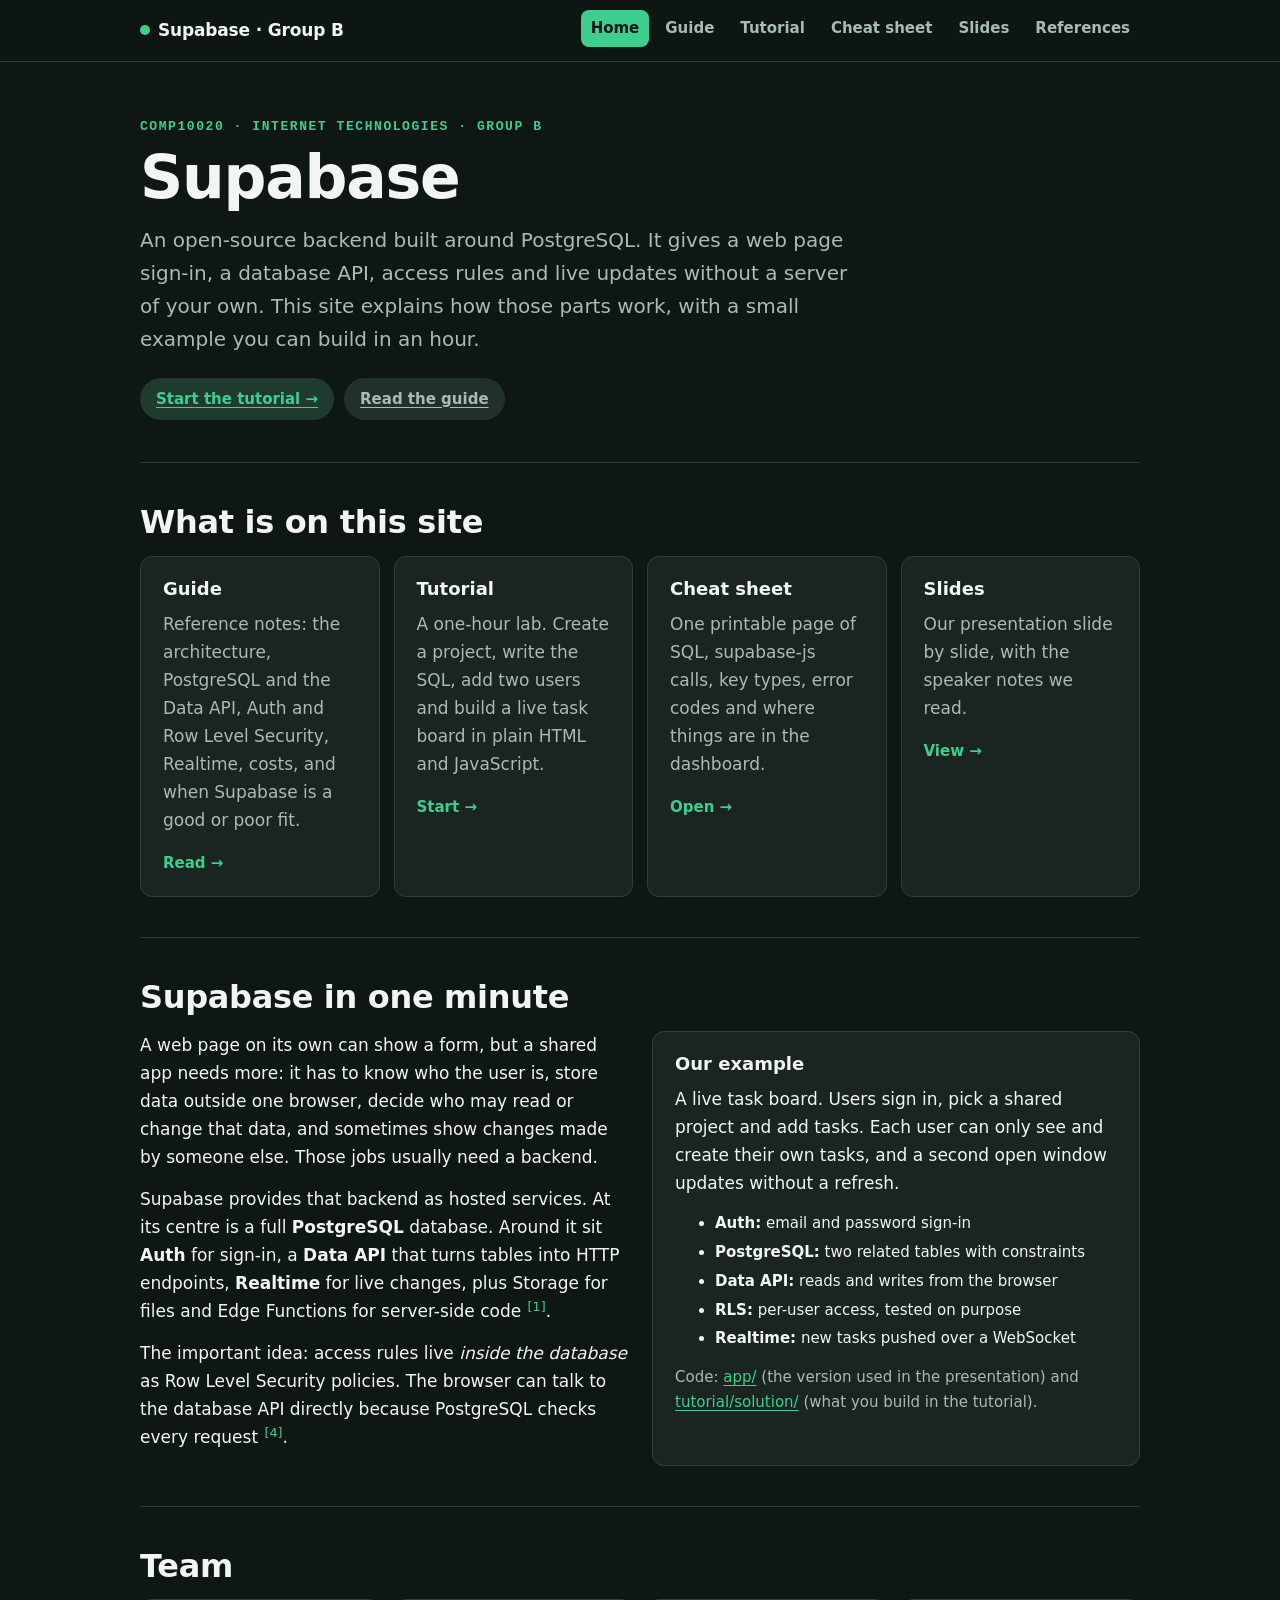
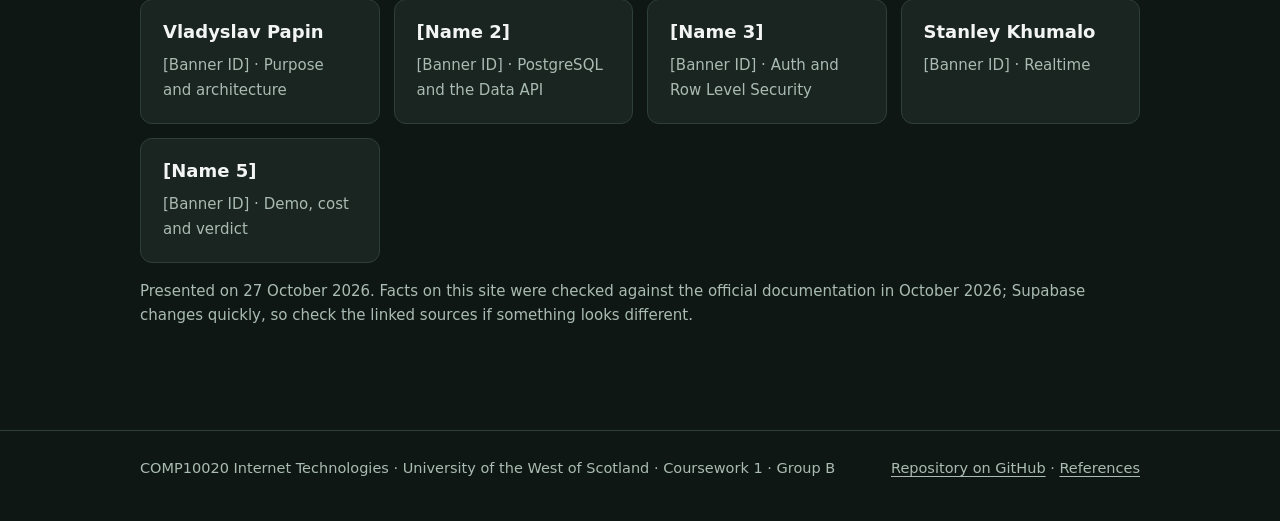
<file: index.html>
<!doctype html>
<html lang="en-GB">
<head>
<meta charset="utf-8">
<meta name="viewport" content="width=device-width, initial-scale=1">
<title>Supabase · Group B · COMP10020</title>
<meta name="description" content="Supabase explained for newcomers: what it is, how its parts work together, a one-hour tutorial, a cheat sheet and our slides.">
<link rel="stylesheet" href="assets/style.css">
<link rel="icon" href="data:image/svg+xml,%3Csvg xmlns='http://www.w3.org/2000/svg' viewBox='0 0 32 32'%3E%3Crect width='32' height='32' rx='8' fill='%230F1714'/%3E%3Ccircle cx='16' cy='16' r='7' fill='%233ECF8E'/%3E%3C/svg%3E">

</head>
<body>
<a class="skip" href="#content">Skip to content</a>
<header class="site-header">
  <div class="inner">
    <a class="brand" href="index.html"><span class="dot" aria-hidden="true"></span>Supabase · Group B</a>
    <nav class="site-nav" aria-label="Main">
      <ul>
        <li><a href="index.html" aria-current="page">Home</a></li>
        <li><a href="guide.html">Guide</a></li>
        <li><a href="tutorial.html">Tutorial</a></li>
        <li><a href="cheatsheet.html">Cheat sheet</a></li>
        <li><a href="slides.html">Slides</a></li>
        <li><a href="references.html">References</a></li>
      </ul>
    </nav>
  </div>
</header>
<main id="content">
<section class="hero">
  <p class="eyebrow">COMP10020 · Internet Technologies · Group B</p>
  <h1>Supabase</h1>
  <p class="lead">An open-source backend built around PostgreSQL. It gives a web page sign-in, a database API, access rules and live updates without a server of your own. This site explains how those parts work, with a small example you can build in an hour.</p>
  <p style="margin-top:22px; display:flex; gap:10px; flex-wrap:wrap">
    <a class="pill" href="tutorial.html" style="padding:9px 16px; font-size:15px">Start the tutorial →</a>
    <a class="pill grey" href="guide.html" style="padding:9px 16px; font-size:15px">Read the guide</a>
  </p>
</section>

<section class="block">
  <h2>What is on this site</h2>
  <div class="grid">
    <a class="card" href="guide.html">
      <h3>Guide</h3>
      <p class="muted">Reference notes: the architecture, PostgreSQL and the Data API, Auth and Row Level Security, Realtime, costs, and when Supabase is a good or poor fit.</p>
      <span class="go">Read →</span>
    </a>
    <a class="card" href="tutorial.html">
      <h3>Tutorial</h3>
      <p class="muted">A one-hour lab. Create a project, write the SQL, add two users and build a live task board in plain HTML and JavaScript.</p>
      <span class="go">Start →</span>
    </a>
    <a class="card" href="cheatsheet.html">
      <h3>Cheat sheet</h3>
      <p class="muted">One printable page of SQL, supabase-js calls, key types, error codes and where things are in the dashboard.</p>
      <span class="go">Open →</span>
    </a>
    <a class="card" href="slides.html">
      <h3>Slides</h3>
      <p class="muted">Our presentation slide by slide, with the speaker notes we read.</p>
      <span class="go">View →</span>
    </a>
  </div>
</section>

<section class="block">
  <h2>Supabase in one minute</h2>
  <div class="two-col">
    <div>
      <p>A web page on its own can show a form, but a shared app needs more: it has to know who the user is, store data outside one browser, decide who may read or change that data, and sometimes show changes made by someone else. Those jobs usually need a backend.</p>
      <p>Supabase provides that backend as hosted services. At its centre is a full <strong>PostgreSQL</strong> database. Around it sit <strong>Auth</strong> for sign-in, a <strong>Data API</strong> that turns tables into HTTP endpoints, <strong>Realtime</strong> for live changes, plus Storage for files and Edge Functions for server-side code <a class="cite" href="references.html#r1">[1]</a>.</p>
      <p>The important idea: access rules live <em>inside the database</em> as Row Level Security policies. The browser can talk to the database API directly because PostgreSQL checks every request <a class="cite" href="references.html#r4">[4]</a>.</p>
    </div>
    <div class="card">
      <h3>Our example</h3>
      <p>A live task board. Users sign in, pick a shared project and add tasks. Each user can only see and create their own tasks, and a second open window updates without a refresh.</p>
      <ul class="small">
        <li><strong>Auth:</strong> email and password sign-in</li>
        <li><strong>PostgreSQL:</strong> two related tables with constraints</li>
        <li><strong>Data API:</strong> reads and writes from the browser</li>
        <li><strong>RLS:</strong> per-user access, tested on purpose</li>
        <li><strong>Realtime:</strong> new tasks pushed over a WebSocket</li>
      </ul>
      <p class="small muted">Code: <a href="https://github.com/PapinVlad/supabase-site/tree/main/app">app/</a> (the version used in the presentation) and <a href="https://github.com/PapinVlad/supabase-site/tree/main/tutorial/solution">tutorial/solution/</a> (what you build in the tutorial).</p>
    </div>
  </div>
</section>

<section class="block">
  <h2>Team</h2>
  <div class="grid">
    <div class="card"><h3>Vladyslav Papin</h3><p class="muted small">[Banner ID] · Purpose and architecture</p></div>
    <div class="card"><h3>[Name 2]</h3><p class="muted small">[Banner ID] · PostgreSQL and the Data API</p></div>
    <div class="card"><h3>[Name 3]</h3><p class="muted small">[Banner ID] · Auth and Row Level Security</p></div>
    <div class="card"><h3>Stanley Khumalo</h3><p class="muted small">[Banner ID] · Realtime</p></div>
    <div class="card"><h3>[Name 5]</h3><p class="muted small">[Banner ID] · Demo, cost and verdict</p></div>
  </div>
  <p class="small muted" style="margin-top:16px">Presented on 27 October 2026. Facts on this site were checked against the official documentation in October 2026; Supabase changes quickly, so check the linked sources if something looks different.</p>
</section>
</main>
<footer class="site-footer">
  <div class="inner">
    <span>COMP10020 Internet Technologies · University of the West of Scotland · Coursework 1 · Group B</span>
    <span><a href="https://github.com/PapinVlad/supabase-site">Repository on GitHub</a> · <a href="references.html">References</a></span>
  </div>
</footer>
<script src="assets/site.js"></script>
</body>
</html>
</file>
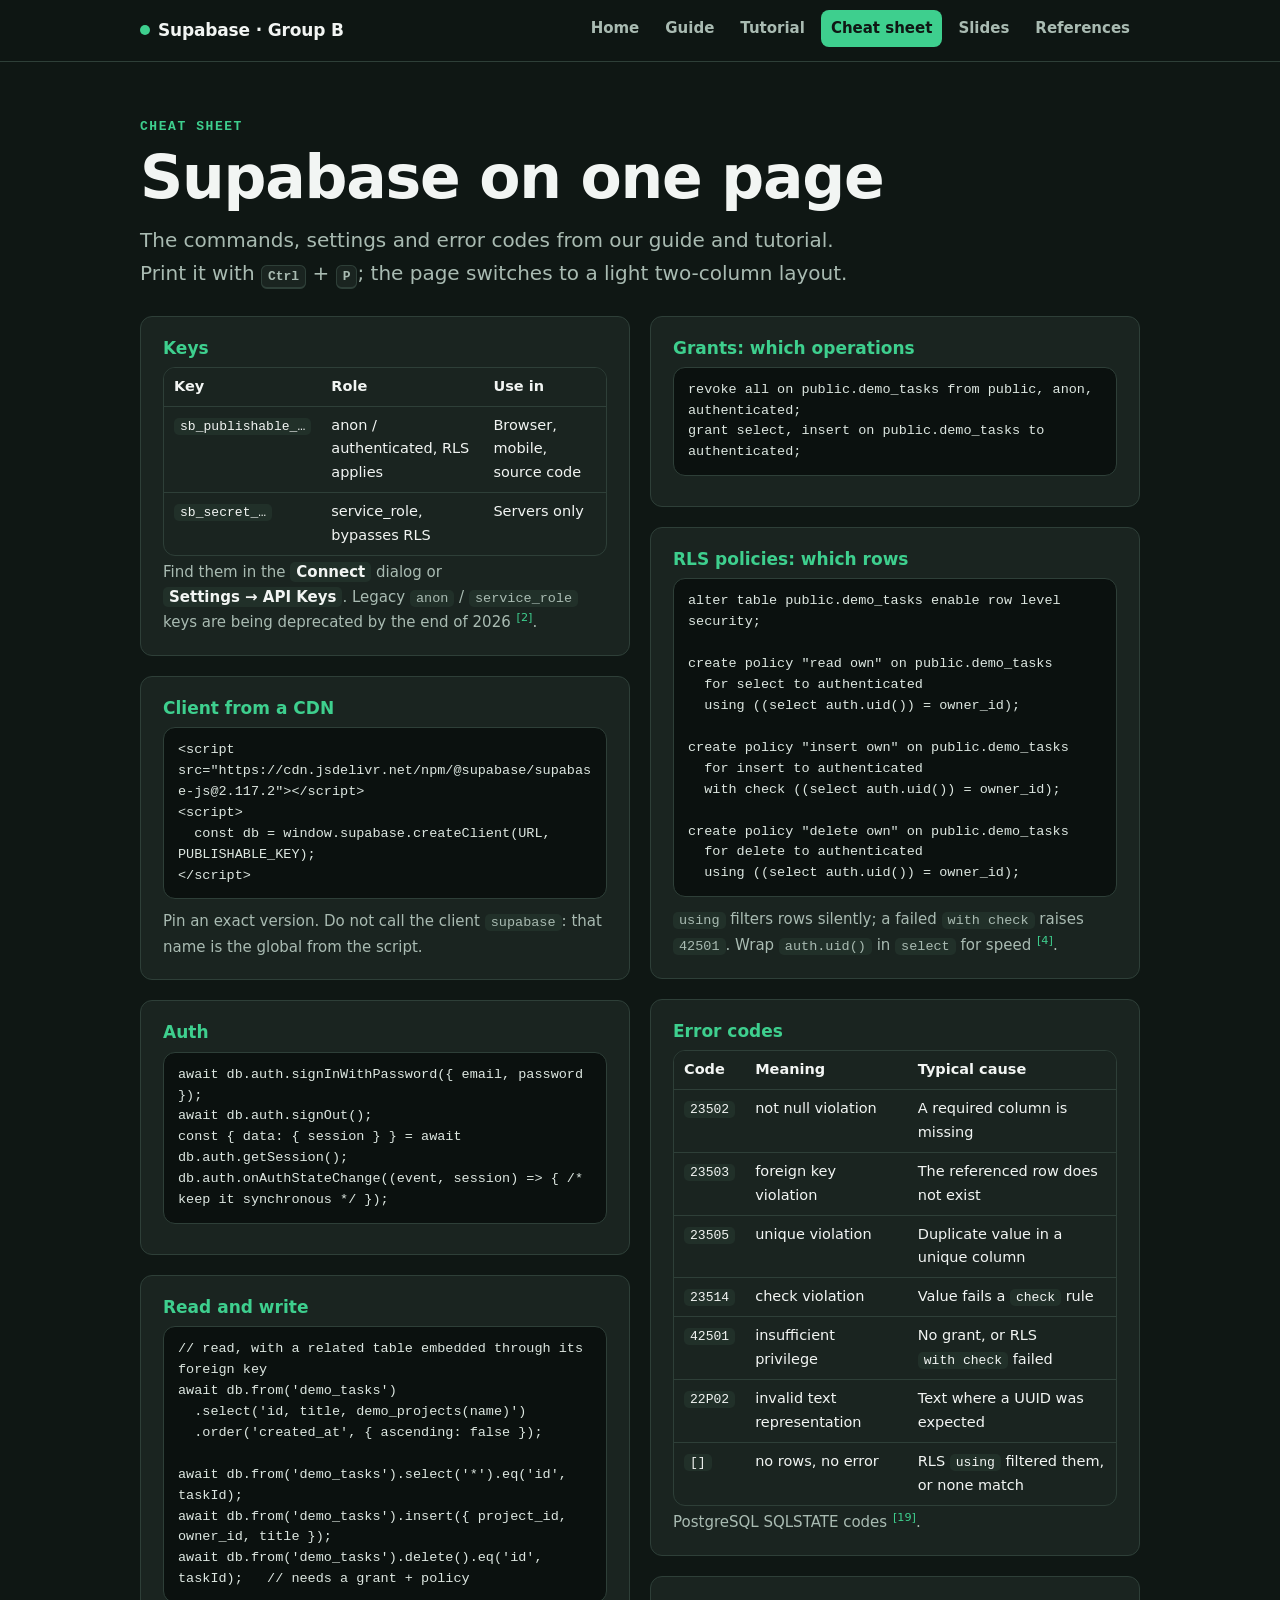
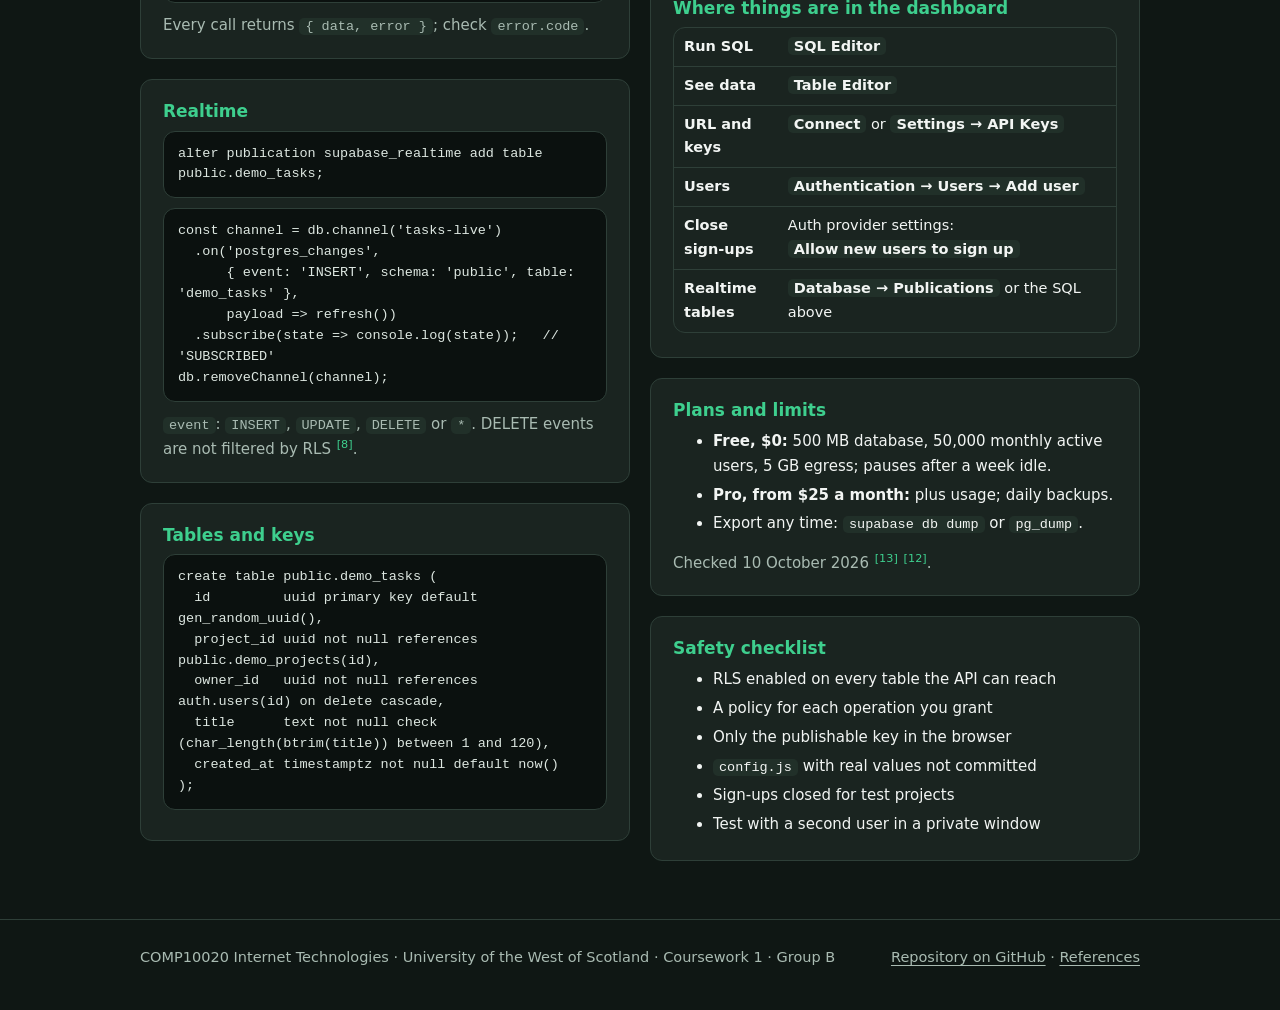
<file: cheatsheet.html>
<!doctype html>
<html lang="en-GB">
<head>
<meta charset="utf-8">
<meta name="viewport" content="width=device-width, initial-scale=1">
<title>Cheat sheet · Supabase · Group B</title>
<meta name="description" content="One page of Supabase SQL, supabase-js calls, key types, error codes and dashboard locations.">
<link rel="stylesheet" href="assets/style.css">
<link rel="icon" href="data:image/svg+xml,%3Csvg xmlns='http://www.w3.org/2000/svg' viewBox='0 0 32 32'%3E%3Crect width='32' height='32' rx='8' fill='%230F1714'/%3E%3Ccircle cx='16' cy='16' r='7' fill='%233ECF8E'/%3E%3C/svg%3E">

</head>
<body>
<a class="skip" href="#content">Skip to content</a>
<header class="site-header">
  <div class="inner">
    <a class="brand" href="index.html"><span class="dot" aria-hidden="true"></span>Supabase · Group B</a>
    <nav class="site-nav" aria-label="Main">
      <ul>
        <li><a href="index.html">Home</a></li>
        <li><a href="guide.html">Guide</a></li>
        <li><a href="tutorial.html">Tutorial</a></li>
        <li><a href="cheatsheet.html" aria-current="page">Cheat sheet</a></li>
        <li><a href="slides.html">Slides</a></li>
        <li><a href="references.html">References</a></li>
      </ul>
    </nav>
  </div>
</header>
<main id="content">
<section class="hero" style="padding-bottom:12px">
  <p class="eyebrow">Cheat sheet</p>
  <h1>Supabase on one page</h1>
  <p class="lead">The commands, settings and error codes from our guide and tutorial. Print it with <kbd>Ctrl</kbd> + <kbd>P</kbd>; the page switches to a light two-column layout.</p>
</section>

<div class="sheet">
  <div class="card">
    <h3>Keys</h3>
    <div class="table-wrap"><table>
      <thead><tr><th>Key</th><th>Role</th><th>Use in</th></tr></thead>
      <tbody>
        <tr><td><code>sb_publishable_…</code></td><td>anon / authenticated, RLS applies</td><td>Browser, mobile, source code</td></tr>
        <tr><td><code>sb_secret_…</code></td><td>service_role, bypasses RLS</td><td>Servers only</td></tr>
      </tbody>
    </table></div>
    <p class="small muted">Find them in the <span class="ui">Connect</span> dialog or <span class="ui">Settings → API Keys</span>. Legacy <code>anon</code> / <code>service_role</code> keys are being deprecated by the end of 2026 <a class="cite" href="references.html#r2">[2]</a>.</p>
  </div>

  <div class="card">
    <h3>Client from a CDN</h3>
<pre><code>&lt;script src="https://cdn.jsdelivr.net/npm/@supabase/supabase-js@2.117.2"&gt;&lt;/script&gt;
&lt;script&gt;
  const db = window.supabase.createClient(URL, PUBLISHABLE_KEY);
&lt;/script&gt;</code></pre>
    <p class="small muted">Pin an exact version. Do not call the client <code>supabase</code>: that name is the global from the script.</p>
  </div>

  <div class="card">
    <h3>Auth</h3>
<pre><code>await db.auth.signInWithPassword({ email, password });
await db.auth.signOut();
const { data: { session } } = await db.auth.getSession();
db.auth.onAuthStateChange((event, session) =&gt; { /* keep it synchronous */ });</code></pre>
  </div>

  <div class="card">
    <h3>Read and write</h3>
<pre><code>// read, with a related table embedded through its foreign key
await db.from('demo_tasks')
  .select('id, title, demo_projects(name)')
  .order('created_at', { ascending: false });

await db.from('demo_tasks').select('*').eq('id', taskId);
await db.from('demo_tasks').insert({ project_id, owner_id, title });
await db.from('demo_tasks').delete().eq('id', taskId);   // needs a grant + policy</code></pre>
    <p class="small muted">Every call returns <code>{ data, error }</code>; check <code>error.code</code>.</p>
  </div>

  <div class="card">
    <h3>Realtime</h3>
<pre><code>alter publication supabase_realtime add table public.demo_tasks;</code></pre>
<pre><code>const channel = db.channel('tasks-live')
  .on('postgres_changes',
      { event: 'INSERT', schema: 'public', table: 'demo_tasks' },
      payload =&gt; refresh())
  .subscribe(state =&gt; console.log(state));   // 'SUBSCRIBED'
db.removeChannel(channel);</code></pre>
    <p class="small muted"><code>event</code>: <code>INSERT</code>, <code>UPDATE</code>, <code>DELETE</code> or <code>*</code>. DELETE events are not filtered by RLS <a class="cite" href="references.html#r8">[8]</a>.</p>
  </div>

  <div class="card">
    <h3>Tables and keys</h3>
<pre><code>create table public.demo_tasks (
  id         uuid primary key default gen_random_uuid(),
  project_id uuid not null references public.demo_projects(id),
  owner_id   uuid not null references auth.users(id) on delete cascade,
  title      text not null check (char_length(btrim(title)) between 1 and 120),
  created_at timestamptz not null default now()
);</code></pre>
  </div>

  <div class="card">
    <h3>Grants: which operations</h3>
<pre><code>revoke all on public.demo_tasks from public, anon, authenticated;
grant select, insert on public.demo_tasks to authenticated;</code></pre>
  </div>

  <div class="card">
    <h3>RLS policies: which rows</h3>
<pre><code>alter table public.demo_tasks enable row level security;

create policy "read own" on public.demo_tasks
  for select to authenticated
  using ((select auth.uid()) = owner_id);

create policy "insert own" on public.demo_tasks
  for insert to authenticated
  with check ((select auth.uid()) = owner_id);

create policy "delete own" on public.demo_tasks
  for delete to authenticated
  using ((select auth.uid()) = owner_id);</code></pre>
    <p class="small muted"><code>using</code> filters rows silently; a failed <code>with check</code> raises <code>42501</code>. Wrap <code>auth.uid()</code> in <code>select</code> for speed <a class="cite" href="references.html#r4">[4]</a>.</p>
  </div>

  <div class="card">
    <h3>Error codes</h3>
    <div class="table-wrap"><table>
      <thead><tr><th>Code</th><th>Meaning</th><th>Typical cause</th></tr></thead>
      <tbody>
        <tr><td><code>23502</code></td><td>not null violation</td><td>A required column is missing</td></tr>
        <tr><td><code>23503</code></td><td>foreign key violation</td><td>The referenced row does not exist</td></tr>
        <tr><td><code>23505</code></td><td>unique violation</td><td>Duplicate value in a unique column</td></tr>
        <tr><td><code>23514</code></td><td>check violation</td><td>Value fails a <code>check</code> rule</td></tr>
        <tr><td><code>42501</code></td><td>insufficient privilege</td><td>No grant, or RLS <code>with check</code> failed</td></tr>
        <tr><td><code>22P02</code></td><td>invalid text representation</td><td>Text where a UUID was expected</td></tr>
        <tr><td><code>[]</code></td><td>no rows, no error</td><td>RLS <code>using</code> filtered them, or none match</td></tr>
      </tbody>
    </table></div>
    <p class="small muted">PostgreSQL SQLSTATE codes <a class="cite" href="references.html#r19">[19]</a>.</p>
  </div>

  <div class="card">
    <h3>Where things are in the dashboard</h3>
    <div class="table-wrap"><table>
      <tbody>
        <tr><th>Run SQL</th><td><span class="ui">SQL Editor</span></td></tr>
        <tr><th>See data</th><td><span class="ui">Table Editor</span></td></tr>
        <tr><th>URL and keys</th><td><span class="ui">Connect</span> or <span class="ui">Settings → API Keys</span></td></tr>
        <tr><th>Users</th><td><span class="ui">Authentication → Users → Add user</span></td></tr>
        <tr><th>Close sign-ups</th><td>Auth provider settings: <span class="ui">Allow new users to sign up</span></td></tr>
        <tr><th>Realtime tables</th><td><span class="ui">Database → Publications</span> or the SQL above</td></tr>
      </tbody>
    </table></div>
  </div>

  <div class="card">
    <h3>Plans and limits</h3>
    <ul class="small">
      <li><strong>Free, $0:</strong> 500 MB database, 50,000 monthly active users, 5 GB egress; pauses after a week idle.</li>
      <li><strong>Pro, from $25 a month:</strong> plus usage; daily backups.</li>
      <li>Export any time: <code>supabase db dump</code> or <code>pg_dump</code>.</li>
    </ul>
    <p class="small muted">Checked 10 October 2026 <a class="cite" href="references.html#r13">[13]</a> <a class="cite" href="references.html#r12">[12]</a>.</p>
  </div>

  <div class="card">
    <h3>Safety checklist</h3>
    <ul class="small">
      <li>RLS enabled on every table the API can reach</li>
      <li>A policy for each operation you grant</li>
      <li>Only the publishable key in the browser</li>
      <li><code>config.js</code> with real values not committed</li>
      <li>Sign-ups closed for test projects</li>
      <li>Test with a second user in a private window</li>
    </ul>
  </div>
</div>
</main>
<footer class="site-footer">
  <div class="inner">
    <span>COMP10020 Internet Technologies · University of the West of Scotland · Coursework 1 · Group B</span>
    <span><a href="https://github.com/PapinVlad/supabase-site">Repository on GitHub</a> · <a href="references.html">References</a></span>
  </div>
</footer>
<script src="assets/site.js"></script>
</body>
</html>
</file>
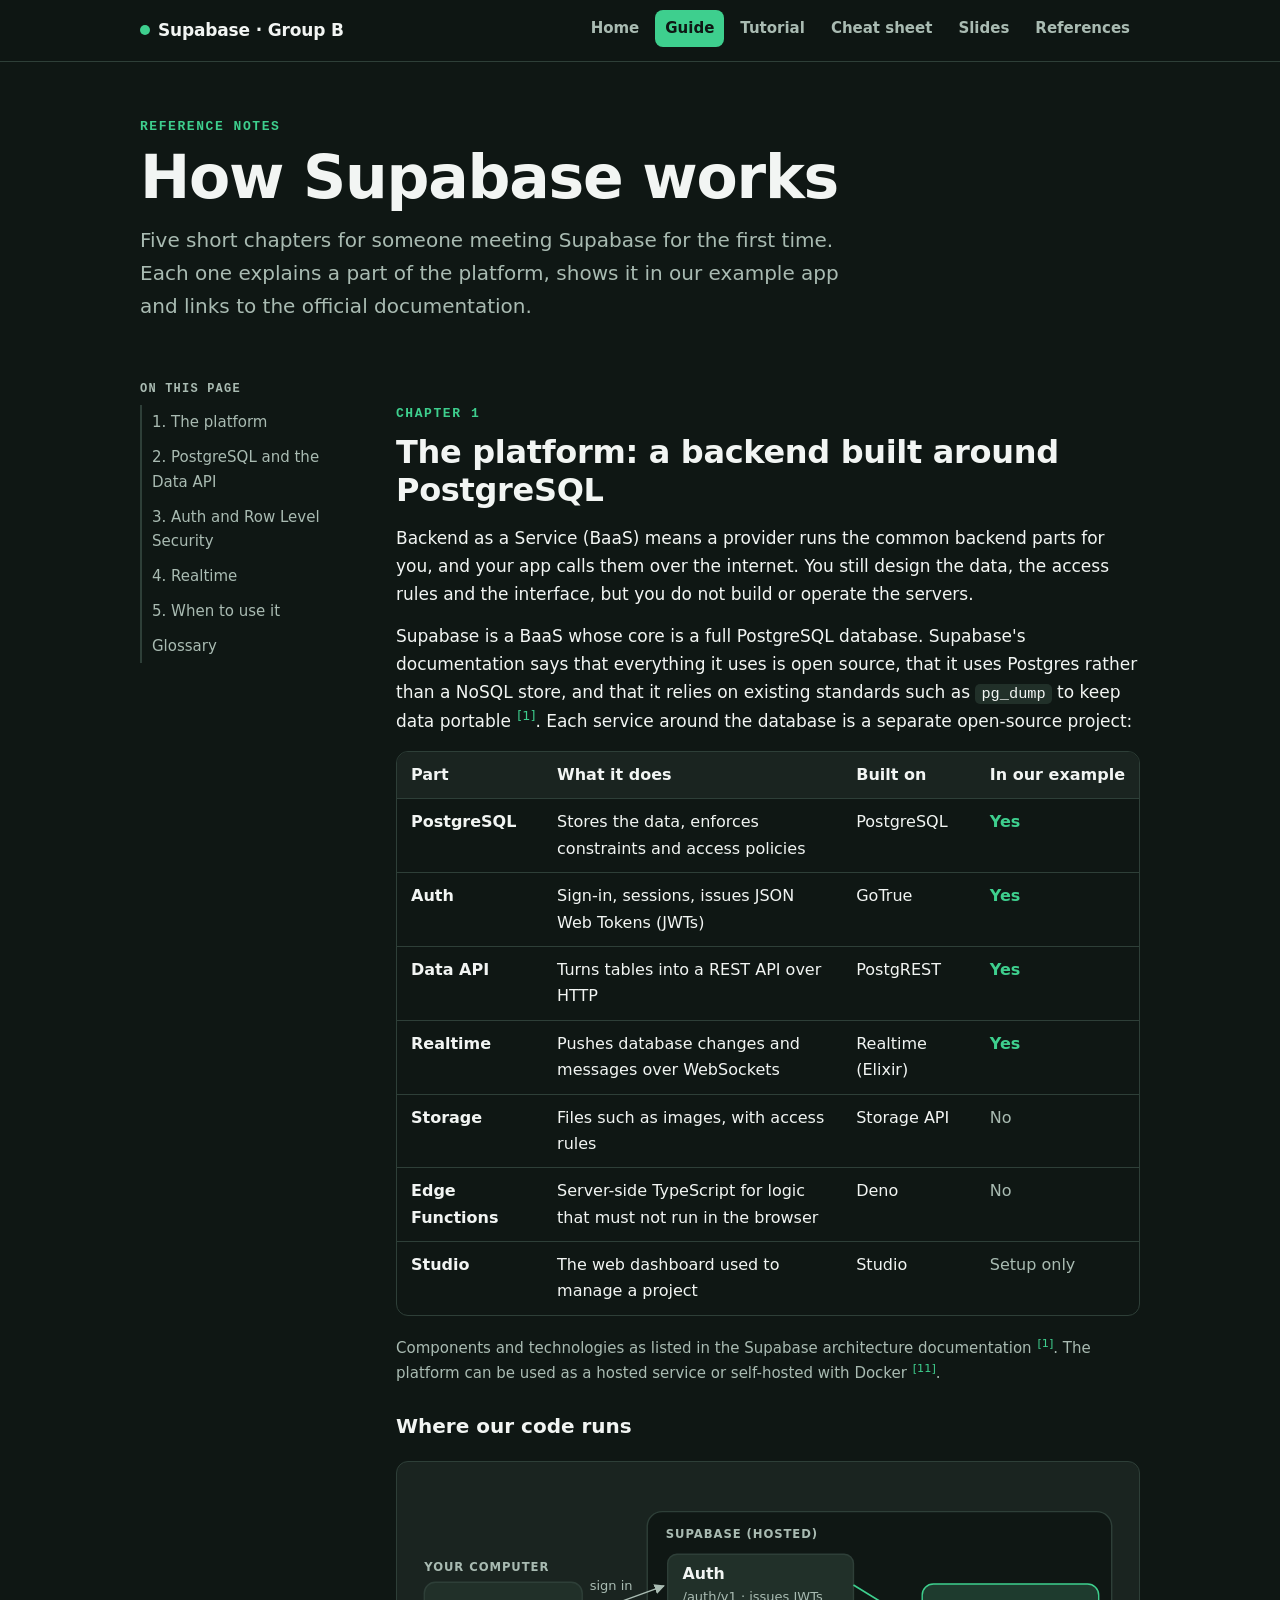
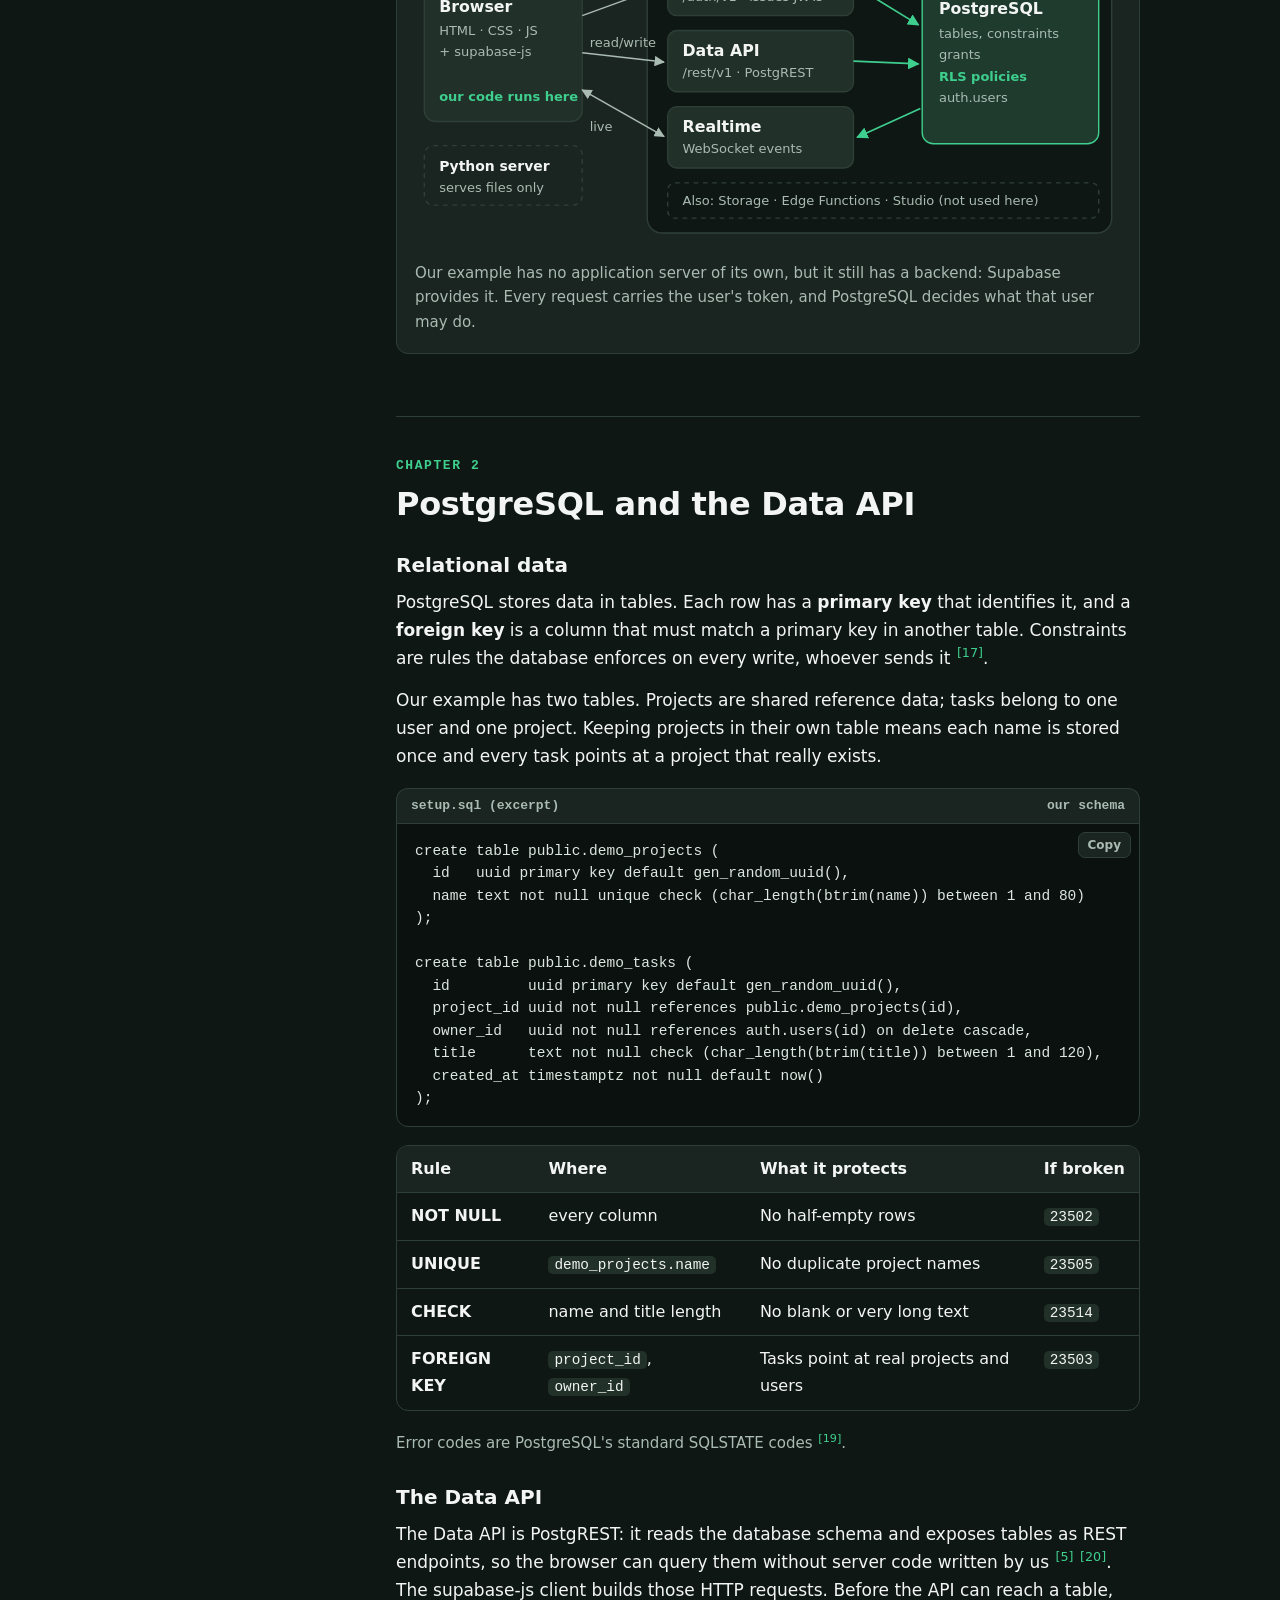
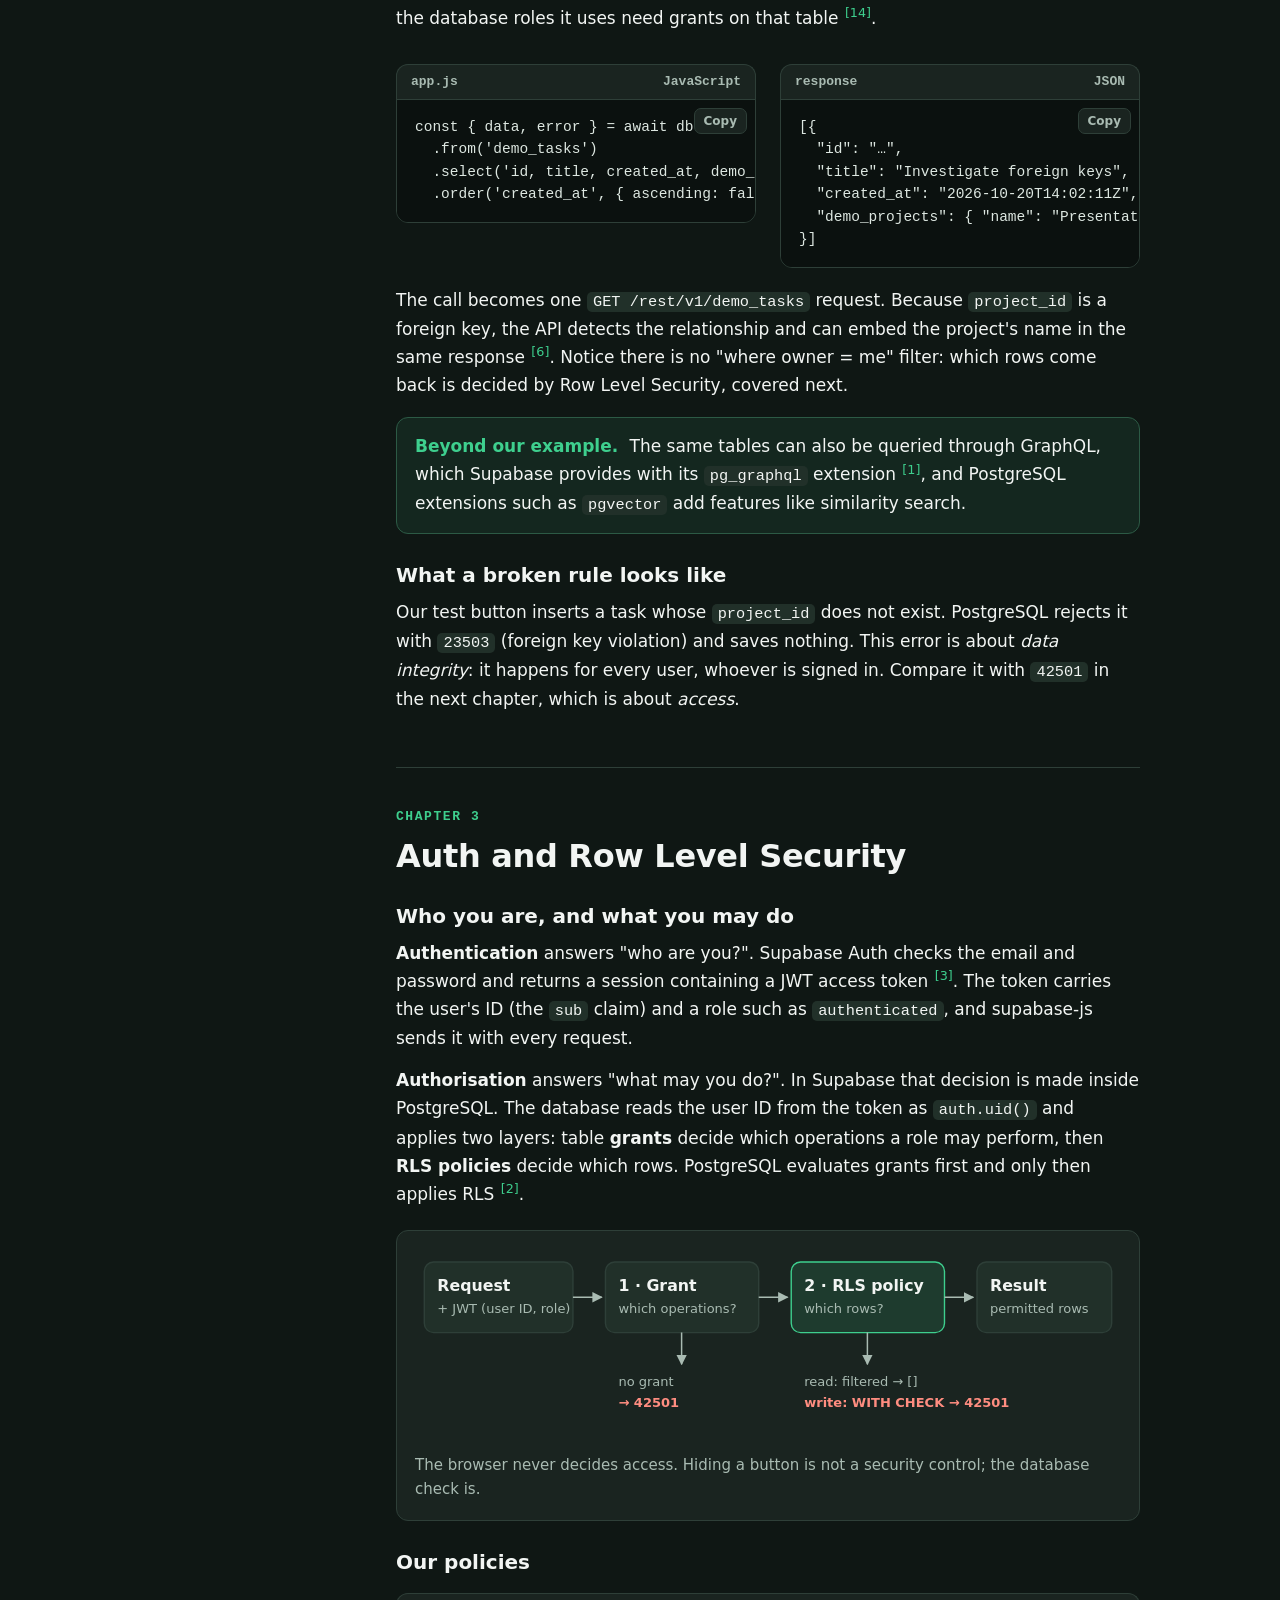
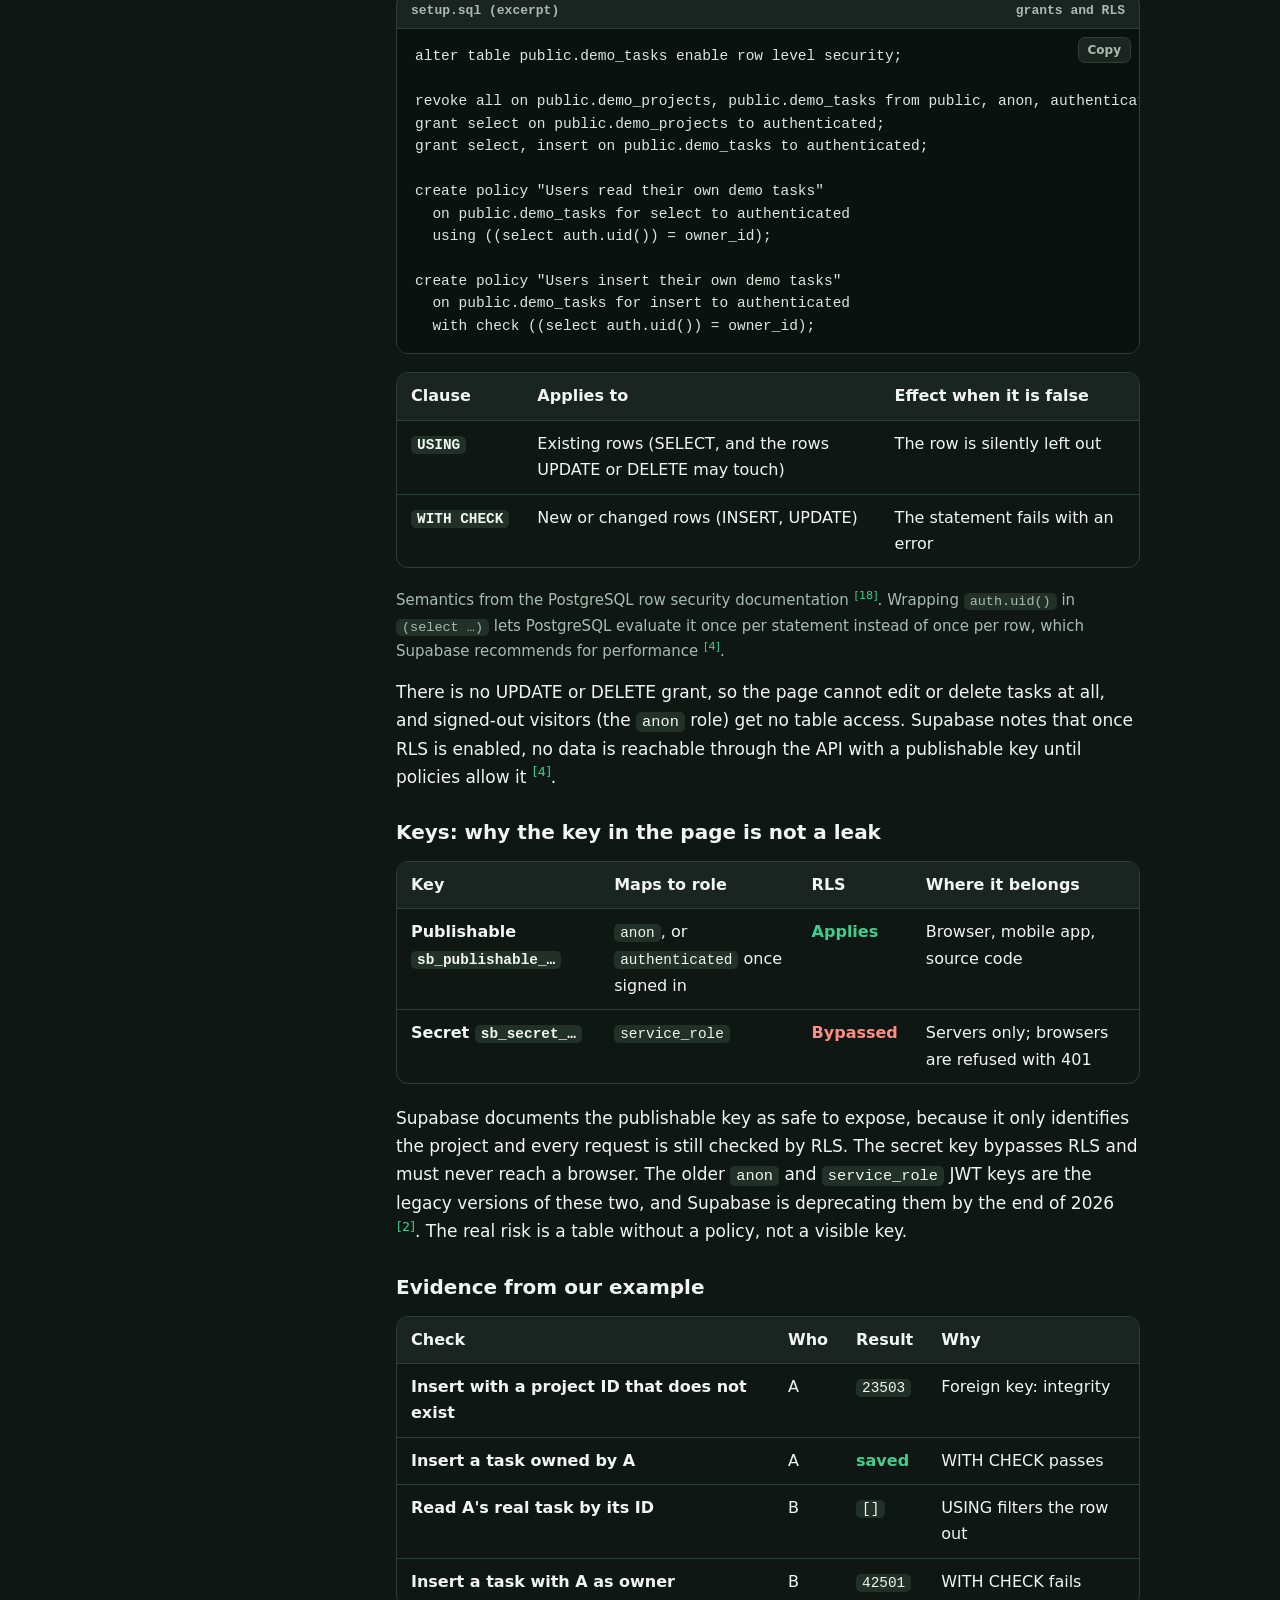
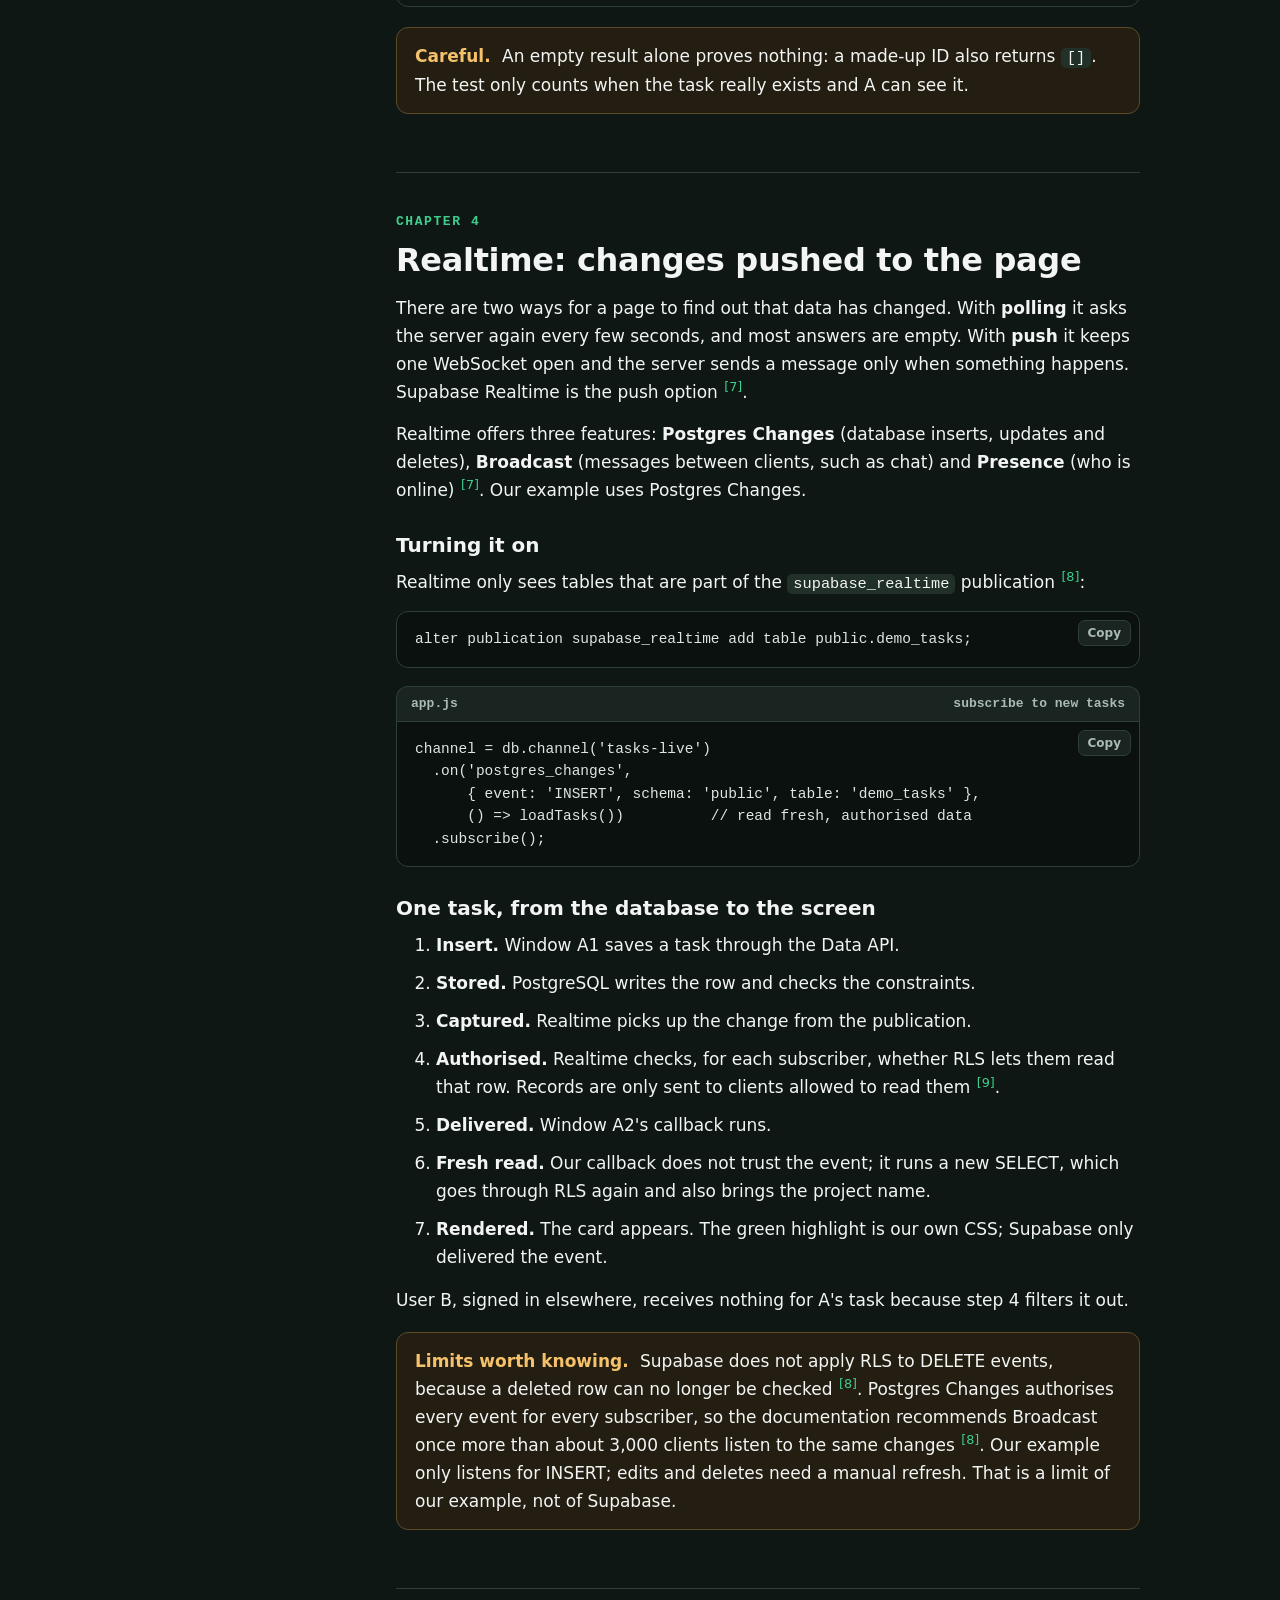
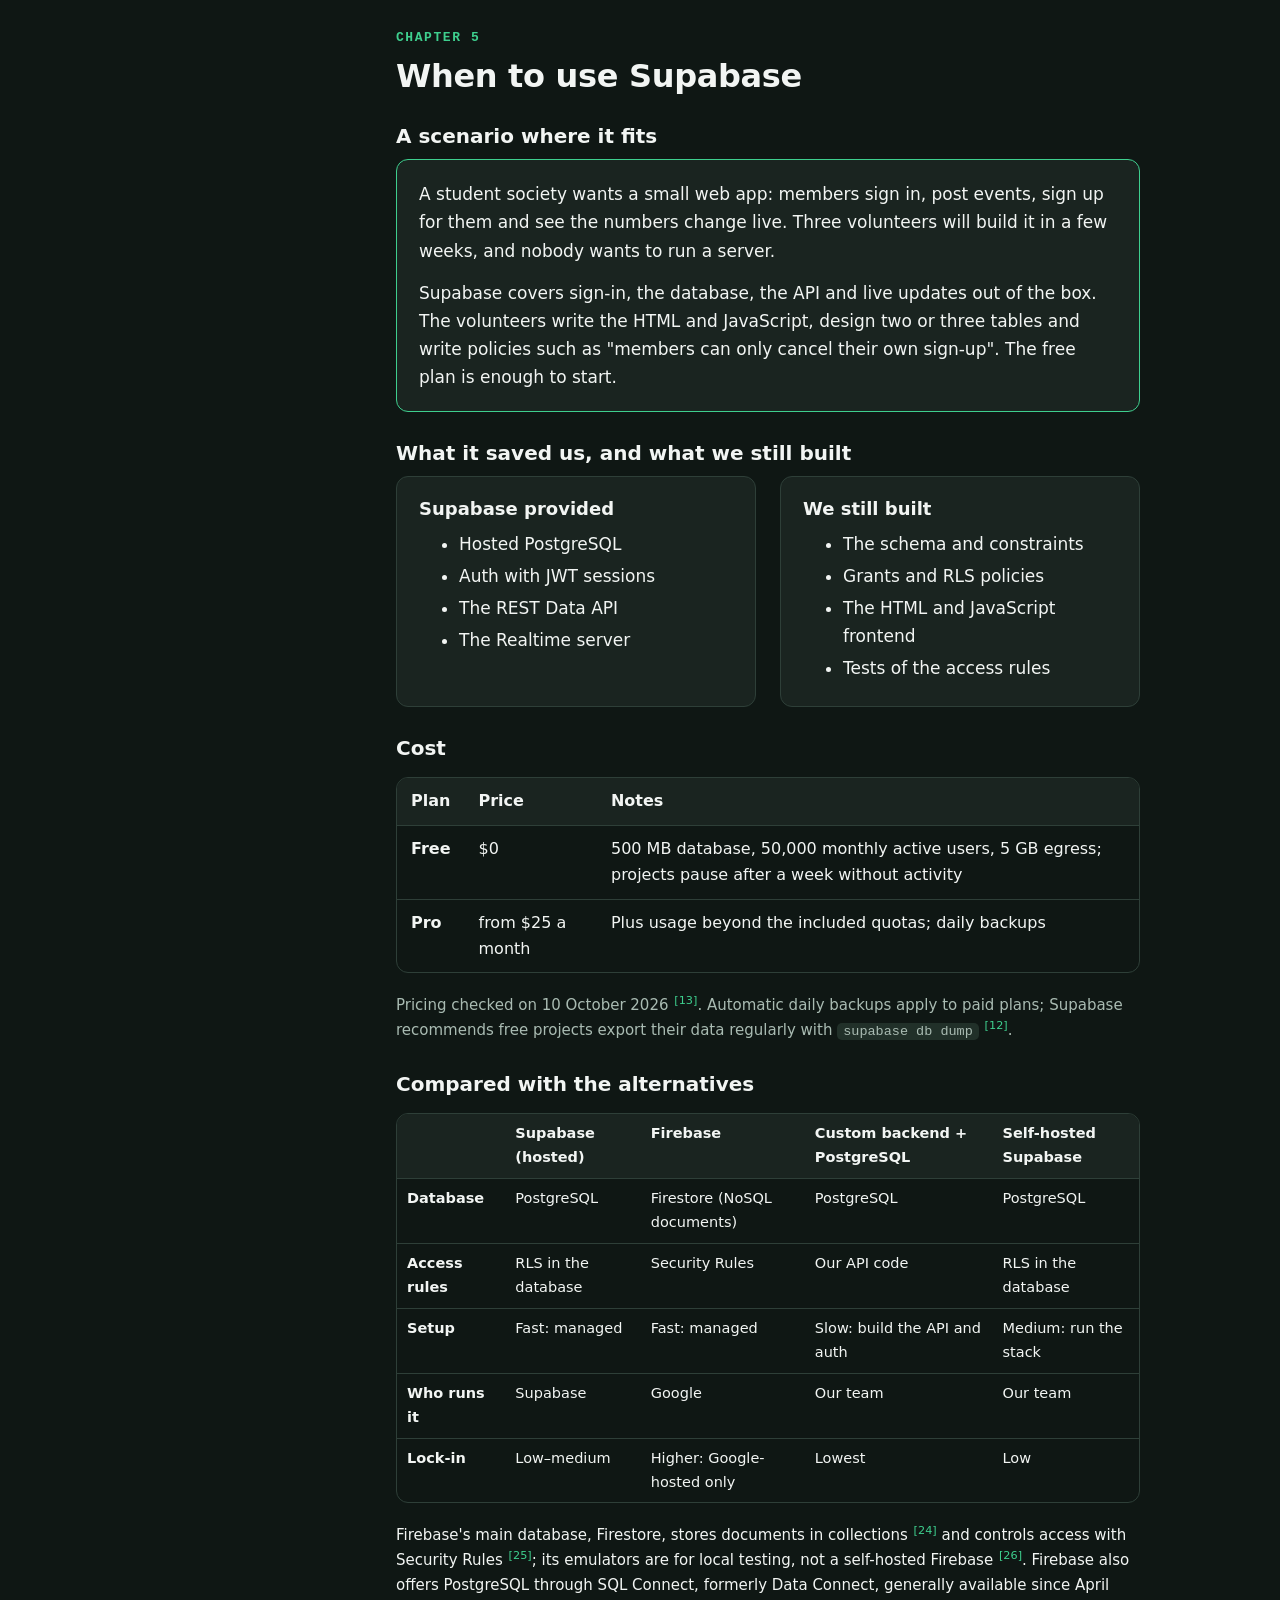
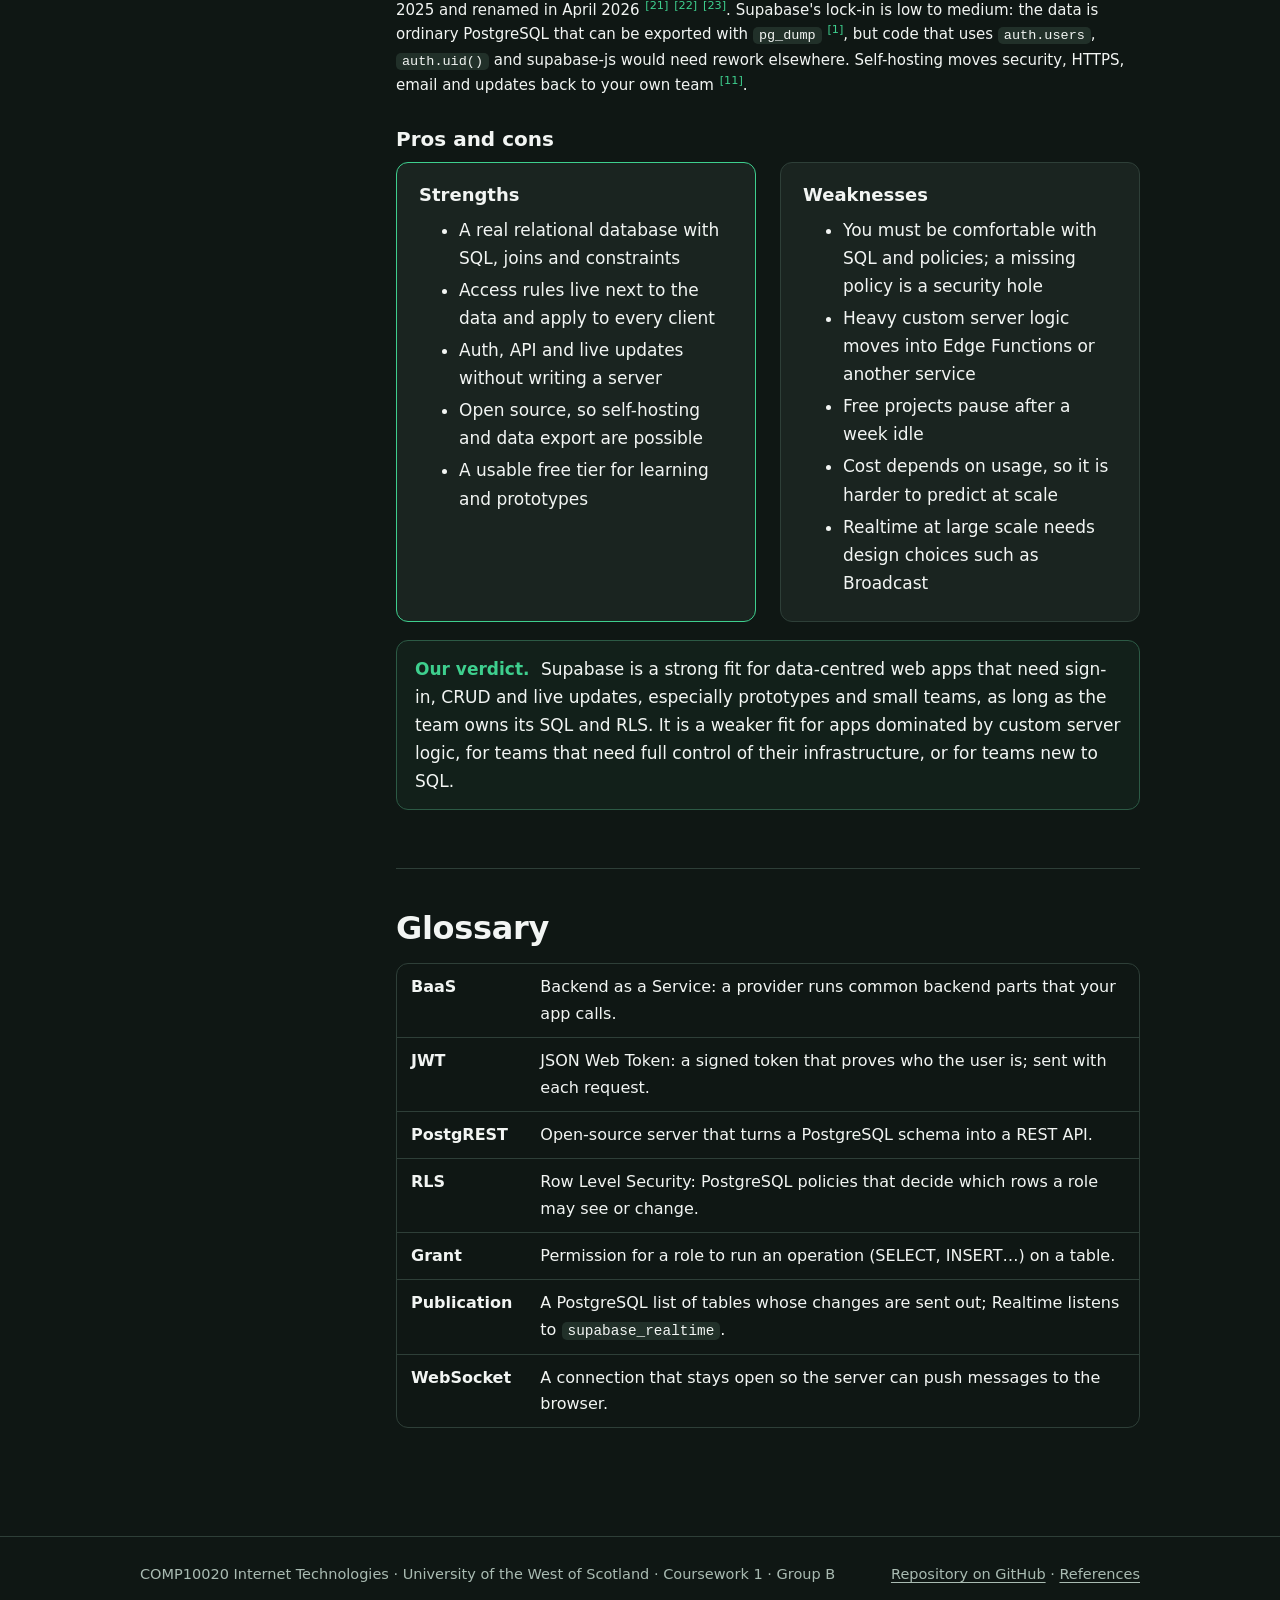
<file: guide.html>
<!doctype html>
<html lang="en-GB">
<head>
<meta charset="utf-8">
<meta name="viewport" content="width=device-width, initial-scale=1">
<title>Guide · Supabase · Group B</title>
<meta name="description" content="Reference notes on Supabase: PostgreSQL, the Data API, Auth and Row Level Security, Realtime, and when to use it.">
<link rel="stylesheet" href="assets/style.css">
<link rel="icon" href="data:image/svg+xml,%3Csvg xmlns='http://www.w3.org/2000/svg' viewBox='0 0 32 32'%3E%3Crect width='32' height='32' rx='8' fill='%230F1714'/%3E%3Ccircle cx='16' cy='16' r='7' fill='%233ECF8E'/%3E%3C/svg%3E">

</head>
<body>
<a class="skip" href="#content">Skip to content</a>
<header class="site-header">
  <div class="inner">
    <a class="brand" href="index.html"><span class="dot" aria-hidden="true"></span>Supabase · Group B</a>
    <nav class="site-nav" aria-label="Main">
      <ul>
        <li><a href="index.html">Home</a></li>
        <li><a href="guide.html" aria-current="page">Guide</a></li>
        <li><a href="tutorial.html">Tutorial</a></li>
        <li><a href="cheatsheet.html">Cheat sheet</a></li>
        <li><a href="slides.html">Slides</a></li>
        <li><a href="references.html">References</a></li>
      </ul>
    </nav>
  </div>
</header>
<main id="content">
<section class="hero">
  <p class="eyebrow">Reference notes</p>
  <h1>How Supabase works</h1>
  <p class="lead">Five short chapters for someone meeting Supabase for the first time. Each one explains a part of the platform, shows it in our example app and links to the official documentation.</p>
</section>

<div class="with-toc">
  <aside class="toc" aria-label="On this page">
    <p>On this page</p>
    <ol>
      <li><a href="#platform">1. The platform</a></li>
      <li><a href="#data">2. PostgreSQL and the Data API</a></li>
      <li><a href="#access">3. Auth and Row Level Security</a></li>
      <li><a href="#realtime">4. Realtime</a></li>
      <li><a href="#evaluation">5. When to use it</a></li>
      <li><a href="#glossary">Glossary</a></li>
    </ol>
  </aside>

  <div>
    <!-- ===================== 1 ===================== -->
    <section class="block" id="platform">
      <p class="eyebrow">Chapter 1</p>
      <h2>The platform: a backend built around PostgreSQL</h2>
      <p>Backend as a Service (BaaS) means a provider runs the common backend parts for you, and your app calls them over the internet. You still design the data, the access rules and the interface, but you do not build or operate the servers.</p>
      <p>Supabase is a BaaS whose core is a full PostgreSQL database. Supabase's documentation says that everything it uses is open source, that it uses Postgres rather than a NoSQL store, and that it relies on existing standards such as <code>pg_dump</code> to keep data portable <a class="cite" href="references.html#r1">[1]</a>. Each service around the database is a separate open-source project:</p>

      <div class="table-wrap">
        <table>
          <thead><tr><th>Part</th><th>What it does</th><th>Built on</th><th>In our example</th></tr></thead>
          <tbody>
            <tr><th>PostgreSQL</th><td>Stores the data, enforces constraints and access policies</td><td>PostgreSQL</td><td class="yes">Yes</td></tr>
            <tr><th>Auth</th><td>Sign-in, sessions, issues JSON Web Tokens (JWTs)</td><td>GoTrue</td><td class="yes">Yes</td></tr>
            <tr><th>Data API</th><td>Turns tables into a REST API over HTTP</td><td>PostgREST</td><td class="yes">Yes</td></tr>
            <tr><th>Realtime</th><td>Pushes database changes and messages over WebSockets</td><td>Realtime (Elixir)</td><td class="yes">Yes</td></tr>
            <tr><th>Storage</th><td>Files such as images, with access rules</td><td>Storage API</td><td class="muted">No</td></tr>
            <tr><th>Edge Functions</th><td>Server-side TypeScript for logic that must not run in the browser</td><td>Deno</td><td class="muted">No</td></tr>
            <tr><th>Studio</th><td>The web dashboard used to manage a project</td><td>Studio</td><td class="muted">Setup only</td></tr>
          </tbody>
        </table>
      </div>
      <p class="small muted">Components and technologies as listed in the Supabase architecture documentation <a class="cite" href="references.html#r1">[1]</a>. The platform can be used as a hosted service or self-hosted with Docker <a class="cite" href="references.html#r11">[11]</a>.</p>

      <h3>Where our code runs</h3>
      <figure class="diagram">
        <svg viewBox="0 0 760 390" role="img" aria-labelledby="archTitle archDesc">
          <title id="archTitle">Architecture of our example</title>
          <desc id="archDesc">The browser runs our HTML, CSS and JavaScript with the supabase-js client. It sends sign-in requests to Auth, reads and writes to the Data API, and keeps a WebSocket open to Realtime. Auth, the Data API and Realtime all work with PostgreSQL, which applies Row Level Security. A local Python server only serves the files.</desc>
          <defs>
            <marker id="ah" viewBox="0 0 10 10" refX="9" refY="5" markerWidth="7" markerHeight="7" orient="auto-start-reverse"><path class="d-arrow" d="M0,0 L10,5 L0,10 z"/></marker>
            <marker id="ahg" viewBox="0 0 10 10" refX="9" refY="5" markerWidth="7" markerHeight="7" orient="auto-start-reverse"><path class="d-arrow-g" d="M0,0 L10,5 L0,10 z"/></marker>
          </defs>
          <text class="d-cap" x="10" y="98">YOUR COMPUTER</text>
          <rect class="d-box" x="10" y="110" width="170" height="150" rx="12"/>
          <text class="d-t" x="26" y="142">Browser</text>
          <text class="d-s" x="26" y="167">HTML · CSS · JS</text>
          <text class="d-s" x="26" y="189">+ supabase-js</text>
          <text class="d-g" x="26" y="238">our code runs here</text>
          <rect class="d-off" x="10" y="286" width="170" height="64" rx="10"/>
          <text class="d-t" x="26" y="313" style="font-size:15px">Python server</text>
          <text class="d-s" x="26" y="336">serves files only</text>

          <rect class="d-panel" x="250" y="34" width="500" height="346" rx="16"/>
          <text class="d-cap" x="270" y="62">SUPABASE (HOSTED)</text>
          <rect class="d-box" x="272" y="80" width="200" height="66" rx="10"/>
          <text class="d-t" x="288" y="107">Auth</text>
          <text class="d-s" x="288" y="130">/auth/v1 · issues JWTs</text>
          <rect class="d-box" x="272" y="162" width="200" height="66" rx="10"/>
          <text class="d-t" x="288" y="189">Data API</text>
          <text class="d-s" x="288" y="212">/rest/v1 · PostgREST</text>
          <rect class="d-box" x="272" y="244" width="200" height="66" rx="10"/>
          <text class="d-t" x="288" y="271">Realtime</text>
          <text class="d-s" x="288" y="294">WebSocket events</text>
          <rect class="d-key" x="546" y="112" width="190" height="172" rx="12"/>
          <text class="d-t" x="564" y="144">PostgreSQL</text>
          <text class="d-s" x="564" y="170">tables, constraints</text>
          <text class="d-s" x="564" y="193">grants</text>
          <text class="d-g" x="564" y="216">RLS policies</text>
          <text class="d-s" x="564" y="239">auth.users</text>
          <rect class="d-off" x="272" y="326" width="464" height="38" rx="8"/>
          <text class="d-s" x="288" y="350">Also: Storage · Edge Functions · Studio (not used here)</text>

          <line class="d-line" x1="180" y1="146" x2="268" y2="114" marker-end="url(#ah)"/>
          <text class="d-s" x="188" y="118">sign in</text>
          <line class="d-line" x1="180" y1="186" x2="268" y2="196" marker-end="url(#ah)"/>
          <text class="d-s" x="188" y="180">read/write</text>
          <line class="d-line" x1="180" y1="226" x2="268" y2="276" marker-start="url(#ah)" marker-end="url(#ah)"/>
          <text class="d-s" x="188" y="270">live</text>
          <line class="d-line-g" x1="472" y1="113" x2="542" y2="156" marker-end="url(#ahg)"/>
          <line class="d-line-g" x1="472" y1="195" x2="542" y2="198" marker-end="url(#ahg)"/>
          <line class="d-line-g" x1="544" y1="246" x2="476" y2="277" marker-end="url(#ahg)"/>
        </svg>
        <figcaption>Our example has no application server of its own, but it still has a backend: Supabase provides it. Every request carries the user's token, and PostgreSQL decides what that user may do.</figcaption>
      </figure>
    </section>

    <!-- ===================== 2 ===================== -->
    <section class="block" id="data">
      <p class="eyebrow">Chapter 2</p>
      <h2>PostgreSQL and the Data API</h2>
      <h3>Relational data</h3>
      <p>PostgreSQL stores data in tables. Each row has a <strong>primary key</strong> that identifies it, and a <strong>foreign key</strong> is a column that must match a primary key in another table. Constraints are rules the database enforces on every write, whoever sends it <a class="cite" href="references.html#r17">[17]</a>.</p>
      <p>Our example has two tables. Projects are shared reference data; tasks belong to one user and one project. Keeping projects in their own table means each name is stored once and every task points at a project that really exists.</p>

      <div class="code-title"><span>setup.sql (excerpt)</span><span>our schema</span></div>
<pre><code>create table public.demo_projects (
  id   uuid primary key default gen_random_uuid(),
  name text not null unique check (char_length(btrim(name)) between 1 and 80)
);

create table public.demo_tasks (
  id         uuid primary key default gen_random_uuid(),
  project_id uuid not null references public.demo_projects(id),
  owner_id   uuid not null references auth.users(id) on delete cascade,
  title      text not null check (char_length(btrim(title)) between 1 and 120),
  created_at timestamptz not null default now()
);</code></pre>

      <div class="table-wrap">
        <table>
          <thead><tr><th>Rule</th><th>Where</th><th>What it protects</th><th>If broken</th></tr></thead>
          <tbody>
            <tr><th>NOT NULL</th><td>every column</td><td>No half-empty rows</td><td><code>23502</code></td></tr>
            <tr><th>UNIQUE</th><td><code>demo_projects.name</code></td><td>No duplicate project names</td><td><code>23505</code></td></tr>
            <tr><th>CHECK</th><td>name and title length</td><td>No blank or very long text</td><td><code>23514</code></td></tr>
            <tr><th>FOREIGN KEY</th><td><code>project_id</code>, <code>owner_id</code></td><td>Tasks point at real projects and users</td><td><code>23503</code></td></tr>
          </tbody>
        </table>
      </div>
      <p class="small muted">Error codes are PostgreSQL's standard SQLSTATE codes <a class="cite" href="references.html#r19">[19]</a>.</p>

      <h3>The Data API</h3>
      <p>The Data API is PostgREST: it reads the database schema and exposes tables as REST endpoints, so the browser can query them without server code written by us <a class="cite" href="references.html#r5">[5]</a> <a class="cite" href="references.html#r20">[20]</a>. The supabase-js client builds those HTTP requests. Before the API can reach a table, the database roles it uses need grants on that table <a class="cite" href="references.html#r14">[14]</a>.</p>

      <div class="two-col">
        <div>
          <div class="code-title"><span>app.js</span><span>JavaScript</span></div>
<pre><code>const { data, error } = await db
  .from('demo_tasks')
  .select('id, title, created_at, demo_projects(name)')
  .order('created_at', { ascending: false });</code></pre>
        </div>
        <div>
          <div class="code-title"><span>response</span><span>JSON</span></div>
<pre><code>[{
  "id": "…",
  "title": "Investigate foreign keys",
  "created_at": "2026-10-20T14:02:11Z",
  "demo_projects": { "name": "Presentation research" }
}]</code></pre>
        </div>
      </div>
      <p>The call becomes one <code>GET /rest/v1/demo_tasks</code> request. Because <code>project_id</code> is a foreign key, the API detects the relationship and can embed the project's name in the same response <a class="cite" href="references.html#r6">[6]</a>. Notice there is no "where owner = me" filter: which rows come back is decided by Row Level Security, covered next.</p>

      <div class="callout tip"><span class="label">Beyond our example.</span> The same tables can also be queried through GraphQL, which Supabase provides with its <code>pg_graphql</code> extension <a class="cite" href="references.html#r1">[1]</a>, and PostgreSQL extensions such as <code>pgvector</code> add features like similarity search.</div>

      <h3>What a broken rule looks like</h3>
      <p>Our test button inserts a task whose <code>project_id</code> does not exist. PostgreSQL rejects it with <code>23503</code> (foreign key violation) and saves nothing. This error is about <em>data integrity</em>: it happens for every user, whoever is signed in. Compare it with <code>42501</code> in the next chapter, which is about <em>access</em>.</p>
    </section>

    <!-- ===================== 3 ===================== -->
    <section class="block" id="access">
      <p class="eyebrow">Chapter 3</p>
      <h2>Auth and Row Level Security</h2>
      <h3>Who you are, and what you may do</h3>
      <p><strong>Authentication</strong> answers "who are you?". Supabase Auth checks the email and password and returns a session containing a JWT access token <a class="cite" href="references.html#r3">[3]</a>. The token carries the user's ID (the <code>sub</code> claim) and a role such as <code>authenticated</code>, and supabase-js sends it with every request.</p>
      <p><strong>Authorisation</strong> answers "what may you do?". In Supabase that decision is made inside PostgreSQL. The database reads the user ID from the token as <code>auth.uid()</code> and applies two layers: table <strong>grants</strong> decide which operations a role may perform, then <strong>RLS policies</strong> decide which rows. PostgreSQL evaluates grants first and only then applies RLS <a class="cite" href="references.html#r2">[2]</a>.</p>

      <figure class="diagram">
        <svg viewBox="0 0 760 200" role="img" aria-labelledby="accTitle accDesc">
          <title id="accTitle">How a request is checked</title>
          <desc id="accDesc">A request with a JWT first passes the grant check, which decides which operations the role may perform. Then the RLS policy decides which rows. Reads that fail the policy return no rows; writes that fail it return error 42501.</desc>
          <defs><marker id="ah2" viewBox="0 0 10 10" refX="9" refY="5" markerWidth="7" markerHeight="7" orient="auto"><path class="d-arrow" d="M0,0 L10,5 L0,10 z"/></marker></defs>
          <rect class="d-box" x="10" y="14" width="160" height="76" rx="10"/>
          <text class="d-t" x="24" y="45">Request</text>
          <text class="d-s" x="24" y="69">+ JWT (user ID, role)</text>
          <rect class="d-box" x="205" y="14" width="165" height="76" rx="10"/>
          <text class="d-t" x="219" y="45">1 · Grant</text>
          <text class="d-s" x="219" y="69">which operations?</text>
          <rect class="d-key" x="405" y="14" width="165" height="76" rx="10"/>
          <text class="d-t" x="419" y="45">2 · RLS policy</text>
          <text class="d-s" x="419" y="69">which rows?</text>
          <rect class="d-box" x="605" y="14" width="145" height="76" rx="10"/>
          <text class="d-t" x="619" y="45">Result</text>
          <text class="d-s" x="619" y="69">permitted rows</text>
          <line class="d-line" x1="170" y1="52" x2="201" y2="52" marker-end="url(#ah2)"/>
          <line class="d-line" x1="370" y1="52" x2="401" y2="52" marker-end="url(#ah2)"/>
          <line class="d-line" x1="570" y1="52" x2="601" y2="52" marker-end="url(#ah2)"/>
          <line class="d-line" x1="287" y1="90" x2="287" y2="124" marker-end="url(#ah2)"/>
          <text class="d-s" x="219" y="148">no grant</text>
          <text class="d-g" x="219" y="170" style="fill:var(--red)">→ 42501</text>
          <line class="d-line" x1="487" y1="90" x2="487" y2="124" marker-end="url(#ah2)"/>
          <text class="d-s" x="419" y="148">read: filtered → []</text>
          <text class="d-g" x="419" y="170" style="fill:var(--red)">write: WITH CHECK → 42501</text>
        </svg>
        <figcaption>The browser never decides access. Hiding a button is not a security control; the database check is.</figcaption>
      </figure>

      <h3>Our policies</h3>
      <div class="code-title"><span>setup.sql (excerpt)</span><span>grants and RLS</span></div>
<pre><code>alter table public.demo_tasks enable row level security;

revoke all on public.demo_projects, public.demo_tasks from public, anon, authenticated;
grant select on public.demo_projects to authenticated;
grant select, insert on public.demo_tasks to authenticated;

create policy "Users read their own demo tasks"
  on public.demo_tasks for select to authenticated
  using ((select auth.uid()) = owner_id);

create policy "Users insert their own demo tasks"
  on public.demo_tasks for insert to authenticated
  with check ((select auth.uid()) = owner_id);</code></pre>
      <div class="table-wrap">
        <table>
          <thead><tr><th>Clause</th><th>Applies to</th><th>Effect when it is false</th></tr></thead>
          <tbody>
            <tr><th><code>USING</code></th><td>Existing rows (SELECT, and the rows UPDATE or DELETE may touch)</td><td>The row is silently left out</td></tr>
            <tr><th><code>WITH CHECK</code></th><td>New or changed rows (INSERT, UPDATE)</td><td>The statement fails with an error</td></tr>
          </tbody>
        </table>
      </div>
      <p class="small muted">Semantics from the PostgreSQL row security documentation <a class="cite" href="references.html#r18">[18]</a>. Wrapping <code>auth.uid()</code> in <code>(select …)</code> lets PostgreSQL evaluate it once per statement instead of once per row, which Supabase recommends for performance <a class="cite" href="references.html#r4">[4]</a>.</p>
      <p>There is no UPDATE or DELETE grant, so the page cannot edit or delete tasks at all, and signed-out visitors (the <code>anon</code> role) get no table access. Supabase notes that once RLS is enabled, no data is reachable through the API with a publishable key until policies allow it <a class="cite" href="references.html#r4">[4]</a>.</p>

      <h3>Keys: why the key in the page is not a leak</h3>
      <div class="table-wrap">
        <table>
          <thead><tr><th>Key</th><th>Maps to role</th><th>RLS</th><th>Where it belongs</th></tr></thead>
          <tbody>
            <tr><th>Publishable <code>sb_publishable_…</code></th><td><code>anon</code>, or <code>authenticated</code> once signed in</td><td class="yes">Applies</td><td>Browser, mobile app, source code</td></tr>
            <tr><th>Secret <code>sb_secret_…</code></th><td><code>service_role</code></td><td class="no">Bypassed</td><td>Servers only; browsers are refused with 401</td></tr>
          </tbody>
        </table>
      </div>
      <p>Supabase documents the publishable key as safe to expose, because it only identifies the project and every request is still checked by RLS. The secret key bypasses RLS and must never reach a browser. The older <code>anon</code> and <code>service_role</code> JWT keys are the legacy versions of these two, and Supabase is deprecating them by the end of 2026 <a class="cite" href="references.html#r2">[2]</a>. The real risk is a table without a policy, not a visible key.</p>

      <h3>Evidence from our example</h3>
      <div class="table-wrap">
        <table>
          <thead><tr><th>Check</th><th>Who</th><th>Result</th><th>Why</th></tr></thead>
          <tbody>
            <tr><th>Insert with a project ID that does not exist</th><td>A</td><td><code>23503</code></td><td>Foreign key: integrity</td></tr>
            <tr><th>Insert a task owned by A</th><td>A</td><td class="yes">saved</td><td>WITH CHECK passes</td></tr>
            <tr><th>Read A's real task by its ID</th><td>B</td><td><code>[]</code></td><td>USING filters the row out</td></tr>
            <tr><th>Insert a task with A as owner</th><td>B</td><td><code>42501</code></td><td>WITH CHECK fails</td></tr>
          </tbody>
        </table>
      </div>
      <div class="callout warn"><span class="label">Careful.</span> An empty result alone proves nothing: a made-up ID also returns <code>[]</code>. The test only counts when the task really exists and A can see it.</div>
    </section>

    <!-- ===================== 4 ===================== -->
    <section class="block" id="realtime">
      <p class="eyebrow">Chapter 4</p>
      <h2>Realtime: changes pushed to the page</h2>
      <p>There are two ways for a page to find out that data has changed. With <strong>polling</strong> it asks the server again every few seconds, and most answers are empty. With <strong>push</strong> it keeps one WebSocket open and the server sends a message only when something happens. Supabase Realtime is the push option <a class="cite" href="references.html#r7">[7]</a>.</p>
      <p>Realtime offers three features: <strong>Postgres Changes</strong> (database inserts, updates and deletes), <strong>Broadcast</strong> (messages between clients, such as chat) and <strong>Presence</strong> (who is online) <a class="cite" href="references.html#r7">[7]</a>. Our example uses Postgres Changes.</p>

      <h3>Turning it on</h3>
      <p>Realtime only sees tables that are part of the <code>supabase_realtime</code> publication <a class="cite" href="references.html#r8">[8]</a>:</p>
<pre><code>alter publication supabase_realtime add table public.demo_tasks;</code></pre>
      <div class="code-title"><span>app.js</span><span>subscribe to new tasks</span></div>
<pre><code>channel = db.channel('tasks-live')
  .on('postgres_changes',
      { event: 'INSERT', schema: 'public', table: 'demo_tasks' },
      () =&gt; loadTasks())          // read fresh, authorised data
  .subscribe();</code></pre>

      <h3>One task, from the database to the screen</h3>
      <ol class="tasks">
        <li><strong>Insert.</strong> Window A1 saves a task through the Data API.</li>
        <li><strong>Stored.</strong> PostgreSQL writes the row and checks the constraints.</li>
        <li><strong>Captured.</strong> Realtime picks up the change from the publication.</li>
        <li><strong>Authorised.</strong> Realtime checks, for each subscriber, whether RLS lets them read that row. Records are only sent to clients allowed to read them <a class="cite" href="references.html#r9">[9]</a>.</li>
        <li><strong>Delivered.</strong> Window A2's callback runs.</li>
        <li><strong>Fresh read.</strong> Our callback does not trust the event; it runs a new SELECT, which goes through RLS again and also brings the project name.</li>
        <li><strong>Rendered.</strong> The card appears. The green highlight is our own CSS; Supabase only delivered the event.</li>
      </ol>
      <p>User B, signed in elsewhere, receives nothing for A's task because step 4 filters it out.</p>

      <div class="callout warn"><span class="label">Limits worth knowing.</span> Supabase does not apply RLS to DELETE events, because a deleted row can no longer be checked <a class="cite" href="references.html#r8">[8]</a>. Postgres Changes authorises every event for every subscriber, so the documentation recommends Broadcast once more than about 3,000 clients listen to the same changes <a class="cite" href="references.html#r8">[8]</a>. Our example only listens for INSERT; edits and deletes need a manual refresh. That is a limit of our example, not of Supabase.</div>
    </section>

    <!-- ===================== 5 ===================== -->
    <section class="block" id="evaluation">
      <p class="eyebrow">Chapter 5</p>
      <h2>When to use Supabase</h2>
      <h3>A scenario where it fits</h3>
      <div class="card accent">
        <p>A student society wants a small web app: members sign in, post events, sign up for them and see the numbers change live. Three volunteers will build it in a few weeks, and nobody wants to run a server.</p>
        <p>Supabase covers sign-in, the database, the API and live updates out of the box. The volunteers write the HTML and JavaScript, design two or three tables and write policies such as "members can only cancel their own sign-up". The free plan is enough to start.</p>
      </div>

      <h3>What it saved us, and what we still built</h3>
      <div class="two-col">
        <div class="card"><h3>Supabase provided</h3><ul><li>Hosted PostgreSQL</li><li>Auth with JWT sessions</li><li>The REST Data API</li><li>The Realtime server</li></ul></div>
        <div class="card"><h3>We still built</h3><ul><li>The schema and constraints</li><li>Grants and RLS policies</li><li>The HTML and JavaScript frontend</li><li>Tests of the access rules</li></ul></div>
      </div>

      <h3>Cost</h3>
      <div class="table-wrap">
        <table>
          <thead><tr><th>Plan</th><th>Price</th><th>Notes</th></tr></thead>
          <tbody>
            <tr><th>Free</th><td>$0</td><td>500 MB database, 50,000 monthly active users, 5 GB egress; projects pause after a week without activity</td></tr>
            <tr><th>Pro</th><td>from $25 a month</td><td>Plus usage beyond the included quotas; daily backups</td></tr>
          </tbody>
        </table>
      </div>
      <p class="small muted">Pricing checked on 10 October 2026 <a class="cite" href="references.html#r13">[13]</a>. Automatic daily backups apply to paid plans; Supabase recommends free projects export their data regularly with <code>supabase db dump</code> <a class="cite" href="references.html#r12">[12]</a>.</p>

      <h3>Compared with the alternatives</h3>
      <div class="table-wrap compact">
        <table>
          <thead><tr><th></th><th>Supabase (hosted)</th><th>Firebase</th><th>Custom backend + PostgreSQL</th><th>Self-hosted Supabase</th></tr></thead>
          <tbody>
            <tr><th>Database</th><td>PostgreSQL</td><td>Firestore (NoSQL documents)</td><td>PostgreSQL</td><td>PostgreSQL</td></tr>
            <tr><th>Access rules</th><td>RLS in the database</td><td>Security Rules</td><td>Our API code</td><td>RLS in the database</td></tr>
            <tr><th>Setup</th><td>Fast: managed</td><td>Fast: managed</td><td>Slow: build the API and auth</td><td>Medium: run the stack</td></tr>
            <tr><th>Who runs it</th><td>Supabase</td><td>Google</td><td>Our team</td><td>Our team</td></tr>
            <tr><th>Lock-in</th><td>Low–medium</td><td>Higher: Google-hosted only</td><td>Lowest</td><td>Low</td></tr>
          </tbody>
        </table>
      </div>
      <p class="small">Firebase's main database, Firestore, stores documents in collections <a class="cite" href="references.html#r24">[24]</a> and controls access with Security Rules <a class="cite" href="references.html#r25">[25]</a>; its emulators are for local testing, not a self-hosted Firebase <a class="cite" href="references.html#r26">[26]</a>. Firebase also offers PostgreSQL through SQL Connect, formerly Data Connect, generally available since April 2025 and renamed in April 2026 <a class="cite" href="references.html#r21">[21]</a> <a class="cite" href="references.html#r22">[22]</a> <a class="cite" href="references.html#r23">[23]</a>. Supabase's lock-in is low to medium: the data is ordinary PostgreSQL that can be exported with <code>pg_dump</code> <a class="cite" href="references.html#r1">[1]</a>, but code that uses <code>auth.users</code>, <code>auth.uid()</code> and supabase-js would need rework elsewhere. Self-hosting moves security, HTTPS, email and updates back to your own team <a class="cite" href="references.html#r11">[11]</a>.</p>

      <h3>Pros and cons</h3>
      <div class="two-col">
        <div class="card accent">
          <h3>Strengths</h3>
          <ul>
            <li>A real relational database with SQL, joins and constraints</li>
            <li>Access rules live next to the data and apply to every client</li>
            <li>Auth, API and live updates without writing a server</li>
            <li>Open source, so self-hosting and data export are possible</li>
            <li>A usable free tier for learning and prototypes</li>
          </ul>
        </div>
        <div class="card">
          <h3>Weaknesses</h3>
          <ul>
            <li>You must be comfortable with SQL and policies; a missing policy is a security hole</li>
            <li>Heavy custom server logic moves into Edge Functions or another service</li>
            <li>Free projects pause after a week idle</li>
            <li>Cost depends on usage, so it is harder to predict at scale</li>
            <li>Realtime at large scale needs design choices such as Broadcast</li>
          </ul>
        </div>
      </div>

      <div class="callout check"><span class="label">Our verdict.</span> Supabase is a strong fit for data-centred web apps that need sign-in, CRUD and live updates, especially prototypes and small teams, as long as the team owns its SQL and RLS. It is a weaker fit for apps dominated by custom server logic, for teams that need full control of their infrastructure, or for teams new to SQL.</div>
    </section>

    <section class="block" id="glossary">
      <h2>Glossary</h2>
      <div class="table-wrap">
        <table>
          <tbody>
            <tr><th>BaaS</th><td>Backend as a Service: a provider runs common backend parts that your app calls.</td></tr>
            <tr><th>JWT</th><td>JSON Web Token: a signed token that proves who the user is; sent with each request.</td></tr>
            <tr><th>PostgREST</th><td>Open-source server that turns a PostgreSQL schema into a REST API.</td></tr>
            <tr><th>RLS</th><td>Row Level Security: PostgreSQL policies that decide which rows a role may see or change.</td></tr>
            <tr><th>Grant</th><td>Permission for a role to run an operation (SELECT, INSERT…) on a table.</td></tr>
            <tr><th>Publication</th><td>A PostgreSQL list of tables whose changes are sent out; Realtime listens to <code>supabase_realtime</code>.</td></tr>
            <tr><th>WebSocket</th><td>A connection that stays open so the server can push messages to the browser.</td></tr>
          </tbody>
        </table>
      </div>
    </section>
  </div>
</div>
</main>
<footer class="site-footer">
  <div class="inner">
    <span>COMP10020 Internet Technologies · University of the West of Scotland · Coursework 1 · Group B</span>
    <span><a href="https://github.com/PapinVlad/supabase-site">Repository on GitHub</a> · <a href="references.html">References</a></span>
  </div>
</footer>
<script src="assets/site.js"></script>
</body>
</html>
</file>
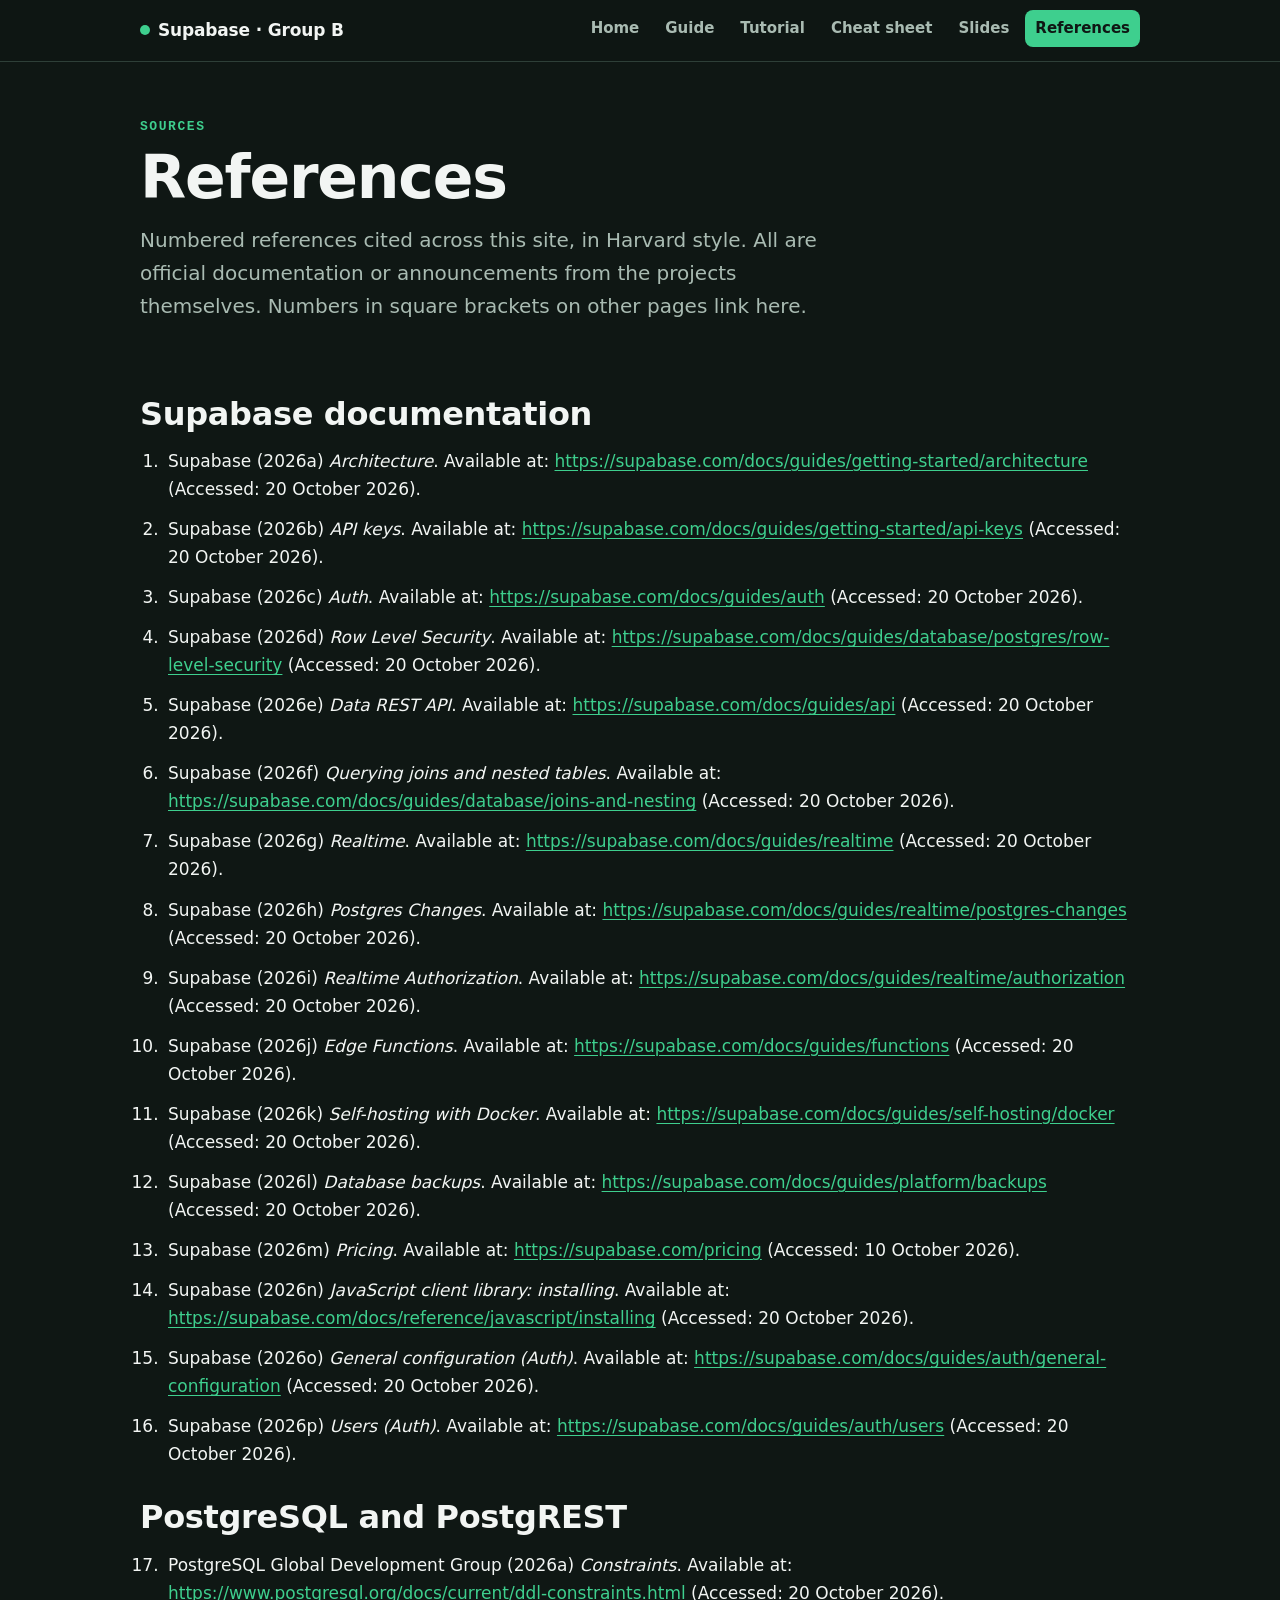
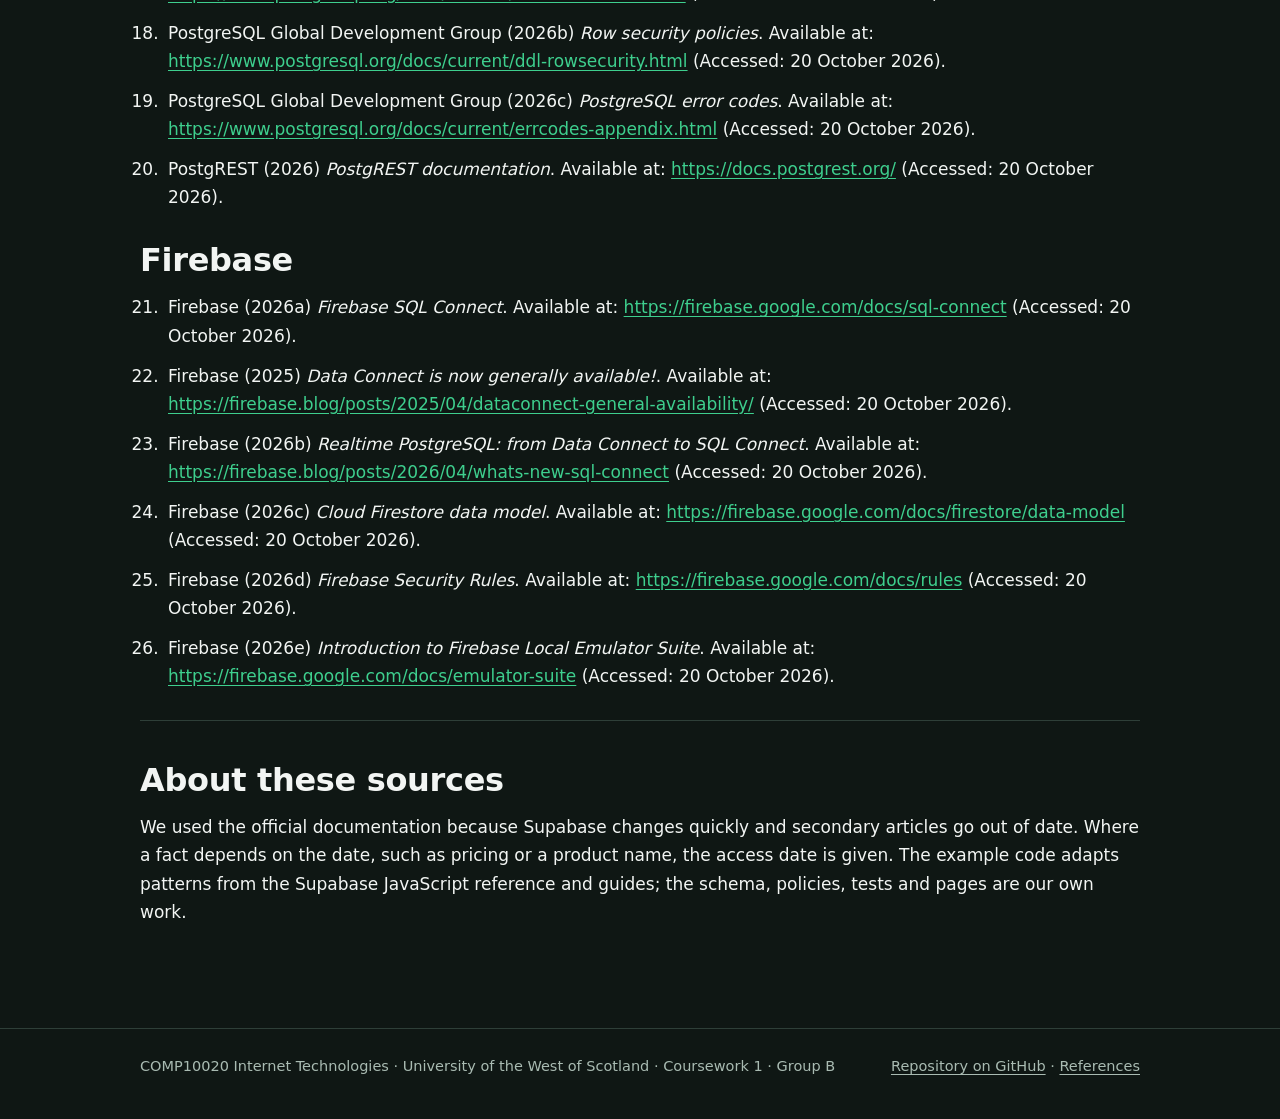
<file: references.html>
<!doctype html>
<html lang="en-GB">
<head>
<meta charset="utf-8">
<meta name="viewport" content="width=device-width, initial-scale=1">
<title>References · Supabase · Group B</title>
<meta name="description" content="Sources used for the Supabase presentation, guide and tutorial.">
<link rel="stylesheet" href="assets/style.css">
<link rel="icon" href="data:image/svg+xml,%3Csvg xmlns='http://www.w3.org/2000/svg' viewBox='0 0 32 32'%3E%3Crect width='32' height='32' rx='8' fill='%230F1714'/%3E%3Ccircle cx='16' cy='16' r='7' fill='%233ECF8E'/%3E%3C/svg%3E">

</head>
<body>
<a class="skip" href="#content">Skip to content</a>
<header class="site-header">
  <div class="inner">
    <a class="brand" href="index.html"><span class="dot" aria-hidden="true"></span>Supabase · Group B</a>
    <nav class="site-nav" aria-label="Main">
      <ul>
        <li><a href="index.html">Home</a></li>
        <li><a href="guide.html">Guide</a></li>
        <li><a href="tutorial.html">Tutorial</a></li>
        <li><a href="cheatsheet.html">Cheat sheet</a></li>
        <li><a href="slides.html">Slides</a></li>
        <li><a href="references.html" aria-current="page">References</a></li>
      </ul>
    </nav>
  </div>
</header>
<main id="content">
<section class="hero"><p class="eyebrow">Sources</p><h1>References</h1>
<p class="lead">Numbered references cited across this site, in Harvard style. All are official documentation or announcements from the projects themselves. Numbers in square brackets on other pages link here.</p></section>
<section class="ref-group"><h2>Supabase documentation</h2><ol class="refs" start="1">
<li id="r1">Supabase (2026a) <em>Architecture</em>. Available at: <a href="https://supabase.com/docs/guides/getting-started/architecture">https://supabase.com/docs/guides/getting-started/architecture</a> (Accessed: 20 October 2026).</li>
<li id="r2">Supabase (2026b) <em>API keys</em>. Available at: <a href="https://supabase.com/docs/guides/getting-started/api-keys">https://supabase.com/docs/guides/getting-started/api-keys</a> (Accessed: 20 October 2026).</li>
<li id="r3">Supabase (2026c) <em>Auth</em>. Available at: <a href="https://supabase.com/docs/guides/auth">https://supabase.com/docs/guides/auth</a> (Accessed: 20 October 2026).</li>
<li id="r4">Supabase (2026d) <em>Row Level Security</em>. Available at: <a href="https://supabase.com/docs/guides/database/postgres/row-level-security">https://supabase.com/docs/guides/database/postgres/row-level-security</a> (Accessed: 20 October 2026).</li>
<li id="r5">Supabase (2026e) <em>Data REST API</em>. Available at: <a href="https://supabase.com/docs/guides/api">https://supabase.com/docs/guides/api</a> (Accessed: 20 October 2026).</li>
<li id="r6">Supabase (2026f) <em>Querying joins and nested tables</em>. Available at: <a href="https://supabase.com/docs/guides/database/joins-and-nesting">https://supabase.com/docs/guides/database/joins-and-nesting</a> (Accessed: 20 October 2026).</li>
<li id="r7">Supabase (2026g) <em>Realtime</em>. Available at: <a href="https://supabase.com/docs/guides/realtime">https://supabase.com/docs/guides/realtime</a> (Accessed: 20 October 2026).</li>
<li id="r8">Supabase (2026h) <em>Postgres Changes</em>. Available at: <a href="https://supabase.com/docs/guides/realtime/postgres-changes">https://supabase.com/docs/guides/realtime/postgres-changes</a> (Accessed: 20 October 2026).</li>
<li id="r9">Supabase (2026i) <em>Realtime Authorization</em>. Available at: <a href="https://supabase.com/docs/guides/realtime/authorization">https://supabase.com/docs/guides/realtime/authorization</a> (Accessed: 20 October 2026).</li>
<li id="r10">Supabase (2026j) <em>Edge Functions</em>. Available at: <a href="https://supabase.com/docs/guides/functions">https://supabase.com/docs/guides/functions</a> (Accessed: 20 October 2026).</li>
<li id="r11">Supabase (2026k) <em>Self-hosting with Docker</em>. Available at: <a href="https://supabase.com/docs/guides/self-hosting/docker">https://supabase.com/docs/guides/self-hosting/docker</a> (Accessed: 20 October 2026).</li>
<li id="r12">Supabase (2026l) <em>Database backups</em>. Available at: <a href="https://supabase.com/docs/guides/platform/backups">https://supabase.com/docs/guides/platform/backups</a> (Accessed: 20 October 2026).</li>
<li id="r13">Supabase (2026m) <em>Pricing</em>. Available at: <a href="https://supabase.com/pricing">https://supabase.com/pricing</a> (Accessed: 10 October 2026).</li>
<li id="r14">Supabase (2026n) <em>JavaScript client library: installing</em>. Available at: <a href="https://supabase.com/docs/reference/javascript/installing">https://supabase.com/docs/reference/javascript/installing</a> (Accessed: 20 October 2026).</li>
<li id="r15">Supabase (2026o) <em>General configuration (Auth)</em>. Available at: <a href="https://supabase.com/docs/guides/auth/general-configuration">https://supabase.com/docs/guides/auth/general-configuration</a> (Accessed: 20 October 2026).</li>
<li id="r16">Supabase (2026p) <em>Users (Auth)</em>. Available at: <a href="https://supabase.com/docs/guides/auth/users">https://supabase.com/docs/guides/auth/users</a> (Accessed: 20 October 2026).</li>
</ol></section>
<section class="ref-group"><h2>PostgreSQL and PostgREST</h2><ol class="refs" start="17">
<li id="r17">PostgreSQL Global Development Group (2026a) <em>Constraints</em>. Available at: <a href="https://www.postgresql.org/docs/current/ddl-constraints.html">https://www.postgresql.org/docs/current/ddl-constraints.html</a> (Accessed: 20 October 2026).</li>
<li id="r18">PostgreSQL Global Development Group (2026b) <em>Row security policies</em>. Available at: <a href="https://www.postgresql.org/docs/current/ddl-rowsecurity.html">https://www.postgresql.org/docs/current/ddl-rowsecurity.html</a> (Accessed: 20 October 2026).</li>
<li id="r19">PostgreSQL Global Development Group (2026c) <em>PostgreSQL error codes</em>. Available at: <a href="https://www.postgresql.org/docs/current/errcodes-appendix.html">https://www.postgresql.org/docs/current/errcodes-appendix.html</a> (Accessed: 20 October 2026).</li>
<li id="r20">PostgREST (2026) <em>PostgREST documentation</em>. Available at: <a href="https://docs.postgrest.org/">https://docs.postgrest.org/</a> (Accessed: 20 October 2026).</li>
</ol></section>
<section class="ref-group"><h2>Firebase</h2><ol class="refs" start="21">
<li id="r21">Firebase (2026a) <em>Firebase SQL Connect</em>. Available at: <a href="https://firebase.google.com/docs/sql-connect">https://firebase.google.com/docs/sql-connect</a> (Accessed: 20 October 2026).</li>
<li id="r22">Firebase (2025) <em>Data Connect is now generally available!</em>. Available at: <a href="https://firebase.blog/posts/2025/04/dataconnect-general-availability/">https://firebase.blog/posts/2025/04/dataconnect-general-availability/</a> (Accessed: 20 October 2026).</li>
<li id="r23">Firebase (2026b) <em>Realtime PostgreSQL: from Data Connect to SQL Connect</em>. Available at: <a href="https://firebase.blog/posts/2026/04/whats-new-sql-connect">https://firebase.blog/posts/2026/04/whats-new-sql-connect</a> (Accessed: 20 October 2026).</li>
<li id="r24">Firebase (2026c) <em>Cloud Firestore data model</em>. Available at: <a href="https://firebase.google.com/docs/firestore/data-model">https://firebase.google.com/docs/firestore/data-model</a> (Accessed: 20 October 2026).</li>
<li id="r25">Firebase (2026d) <em>Firebase Security Rules</em>. Available at: <a href="https://firebase.google.com/docs/rules">https://firebase.google.com/docs/rules</a> (Accessed: 20 October 2026).</li>
<li id="r26">Firebase (2026e) <em>Introduction to Firebase Local Emulator Suite</em>. Available at: <a href="https://firebase.google.com/docs/emulator-suite">https://firebase.google.com/docs/emulator-suite</a> (Accessed: 20 October 2026).</li>
</ol></section>
<section class="block" style="margin-top:30px">
<h2>About these sources</h2>
<p>We used the official documentation because Supabase changes quickly and secondary articles go out of date. Where a fact depends on the date, such as pricing or a product name, the access date is given. The example code adapts patterns from the Supabase JavaScript reference and guides; the schema, policies, tests and pages are our own work.</p>
</section></main>
<footer class="site-footer">
  <div class="inner">
    <span>COMP10020 Internet Technologies · University of the West of Scotland · Coursework 1 · Group B</span>
    <span><a href="https://github.com/PapinVlad/supabase-site">Repository on GitHub</a> · <a href="references.html">References</a></span>
  </div>
</footer>
<script src="assets/site.js"></script>
</body>
</html>
</file>
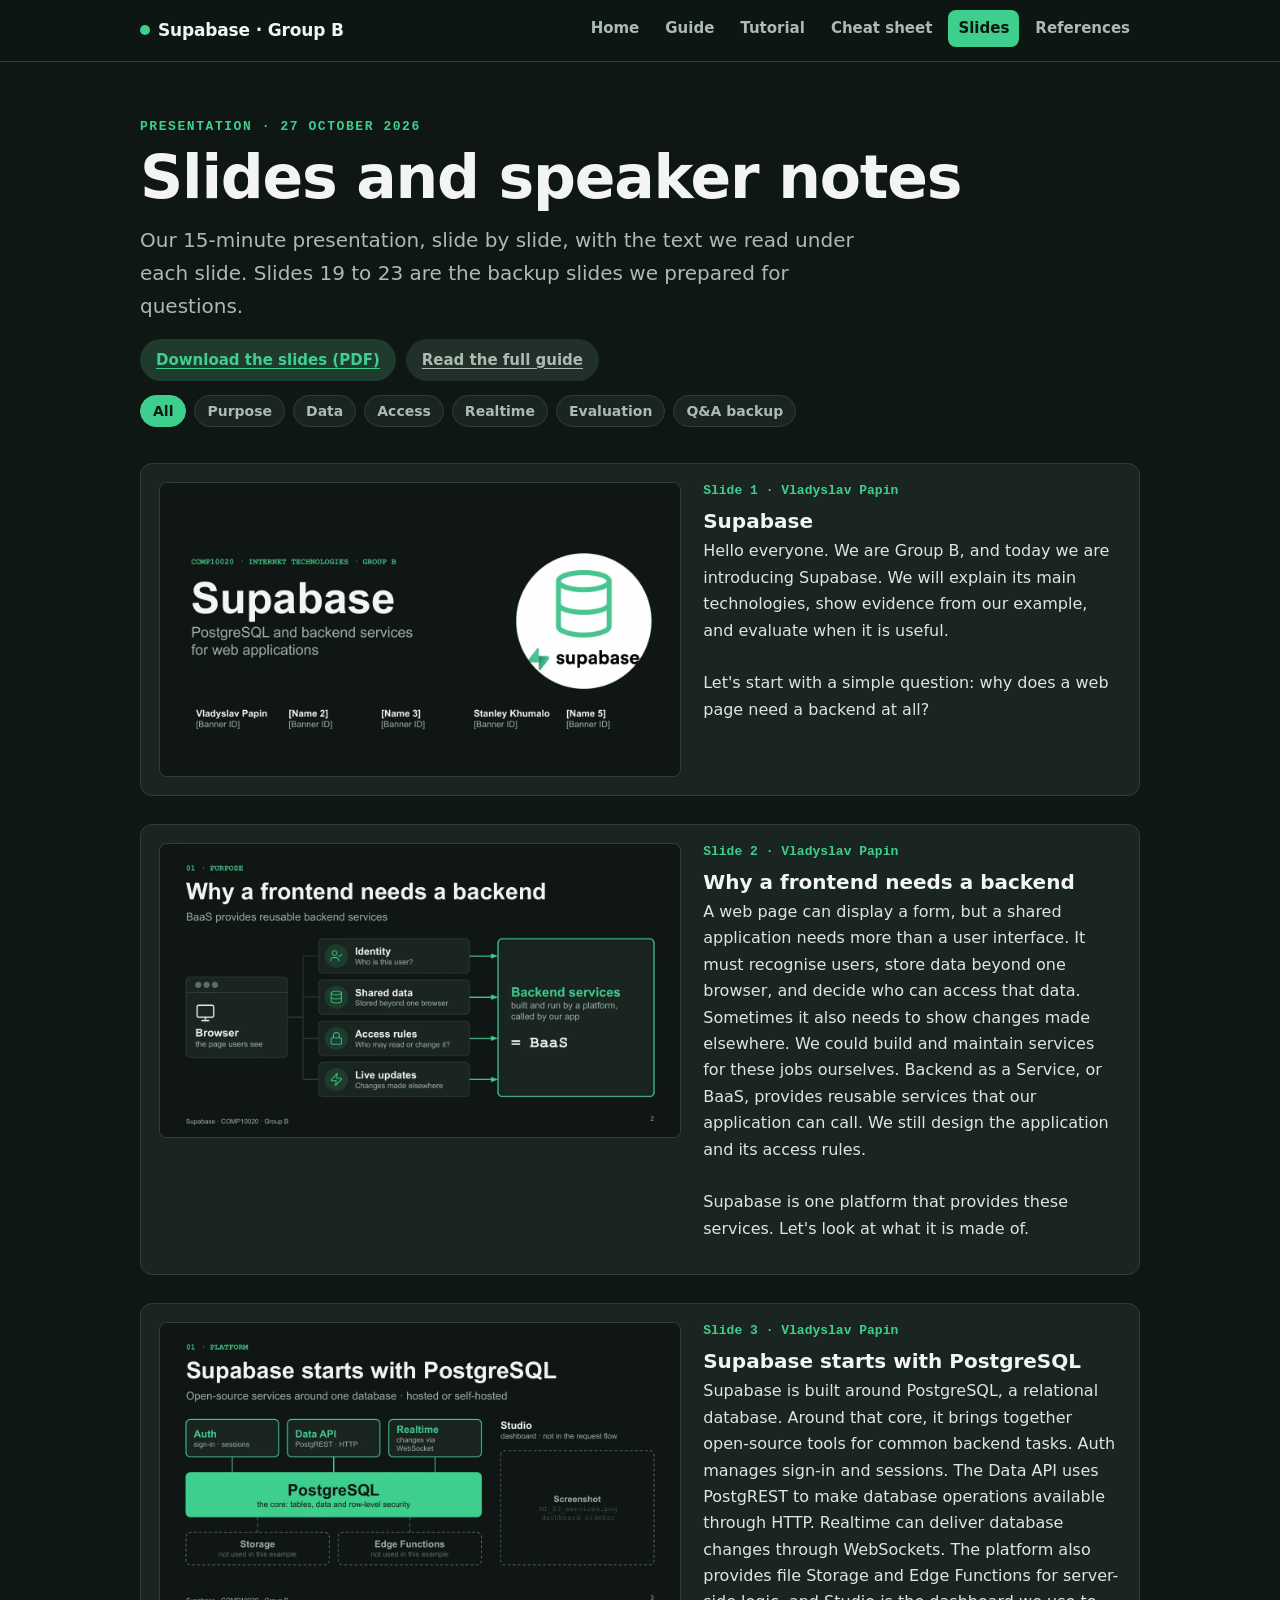
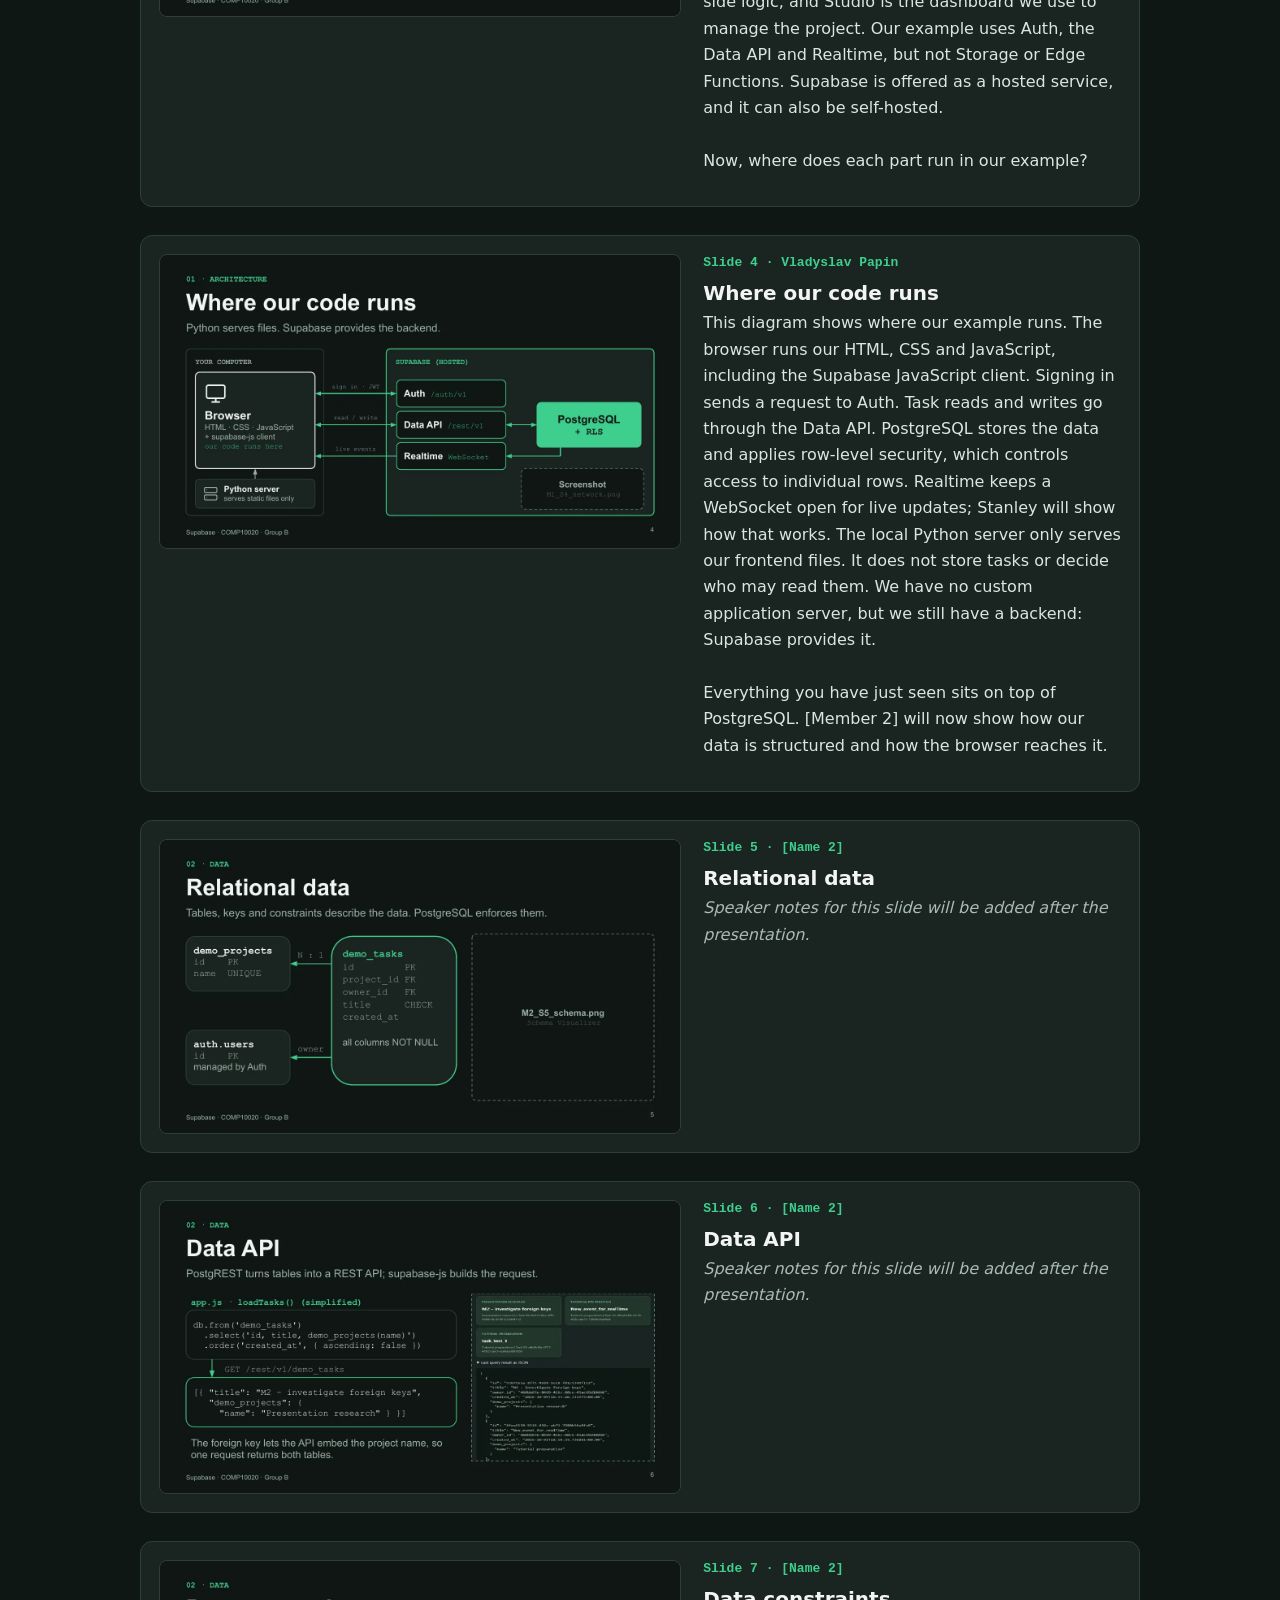
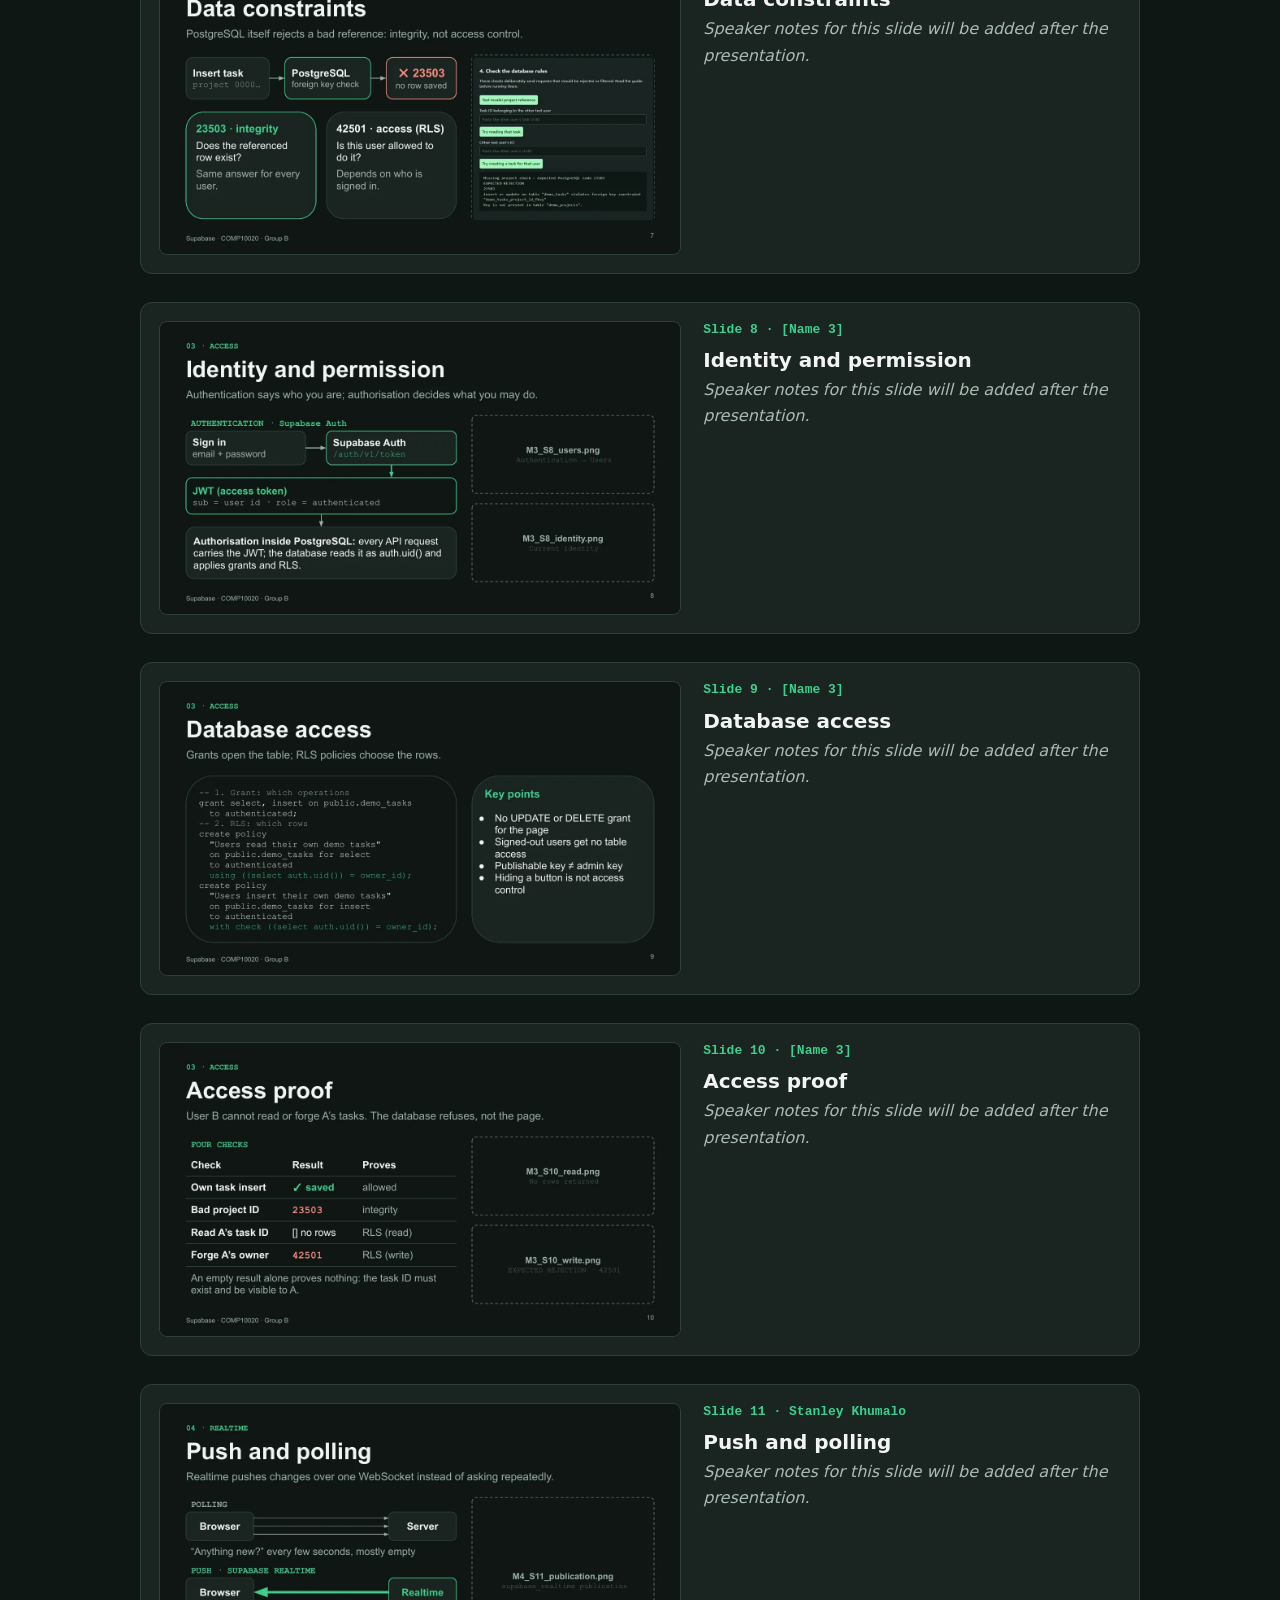
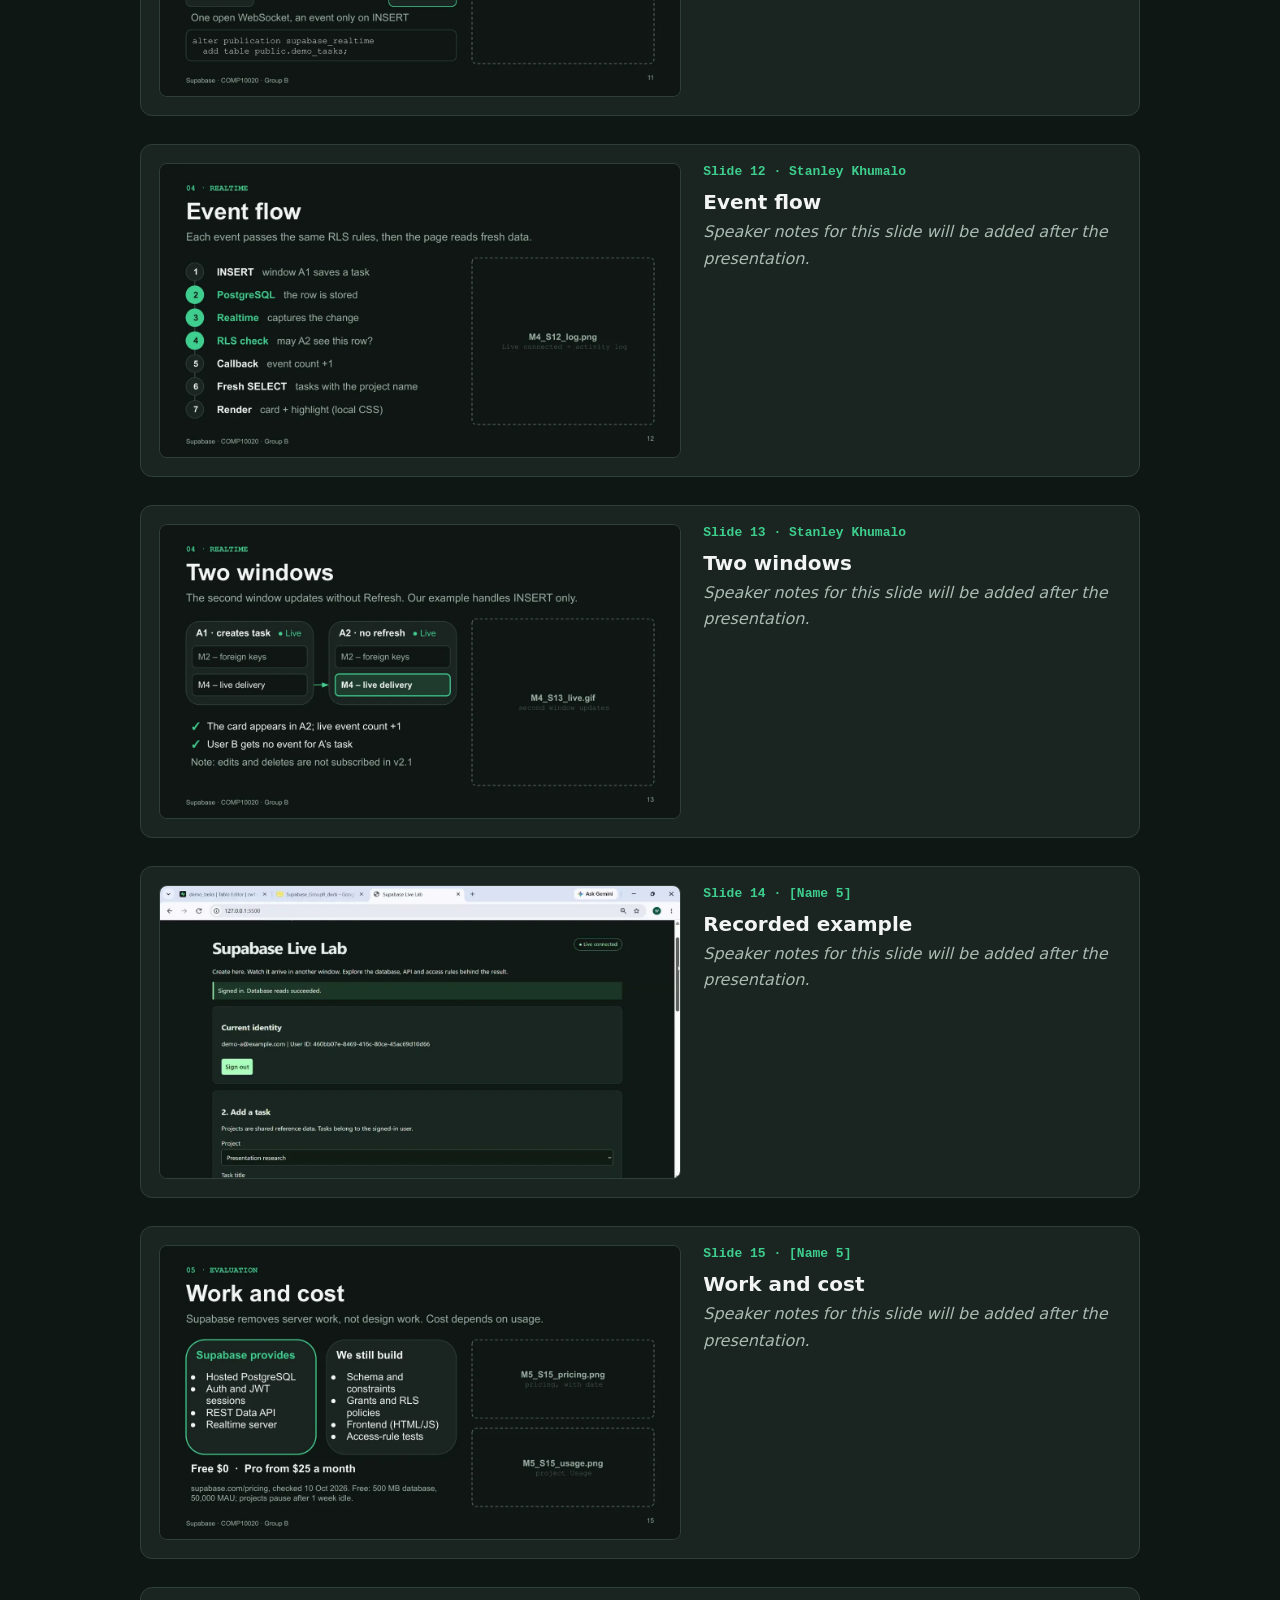
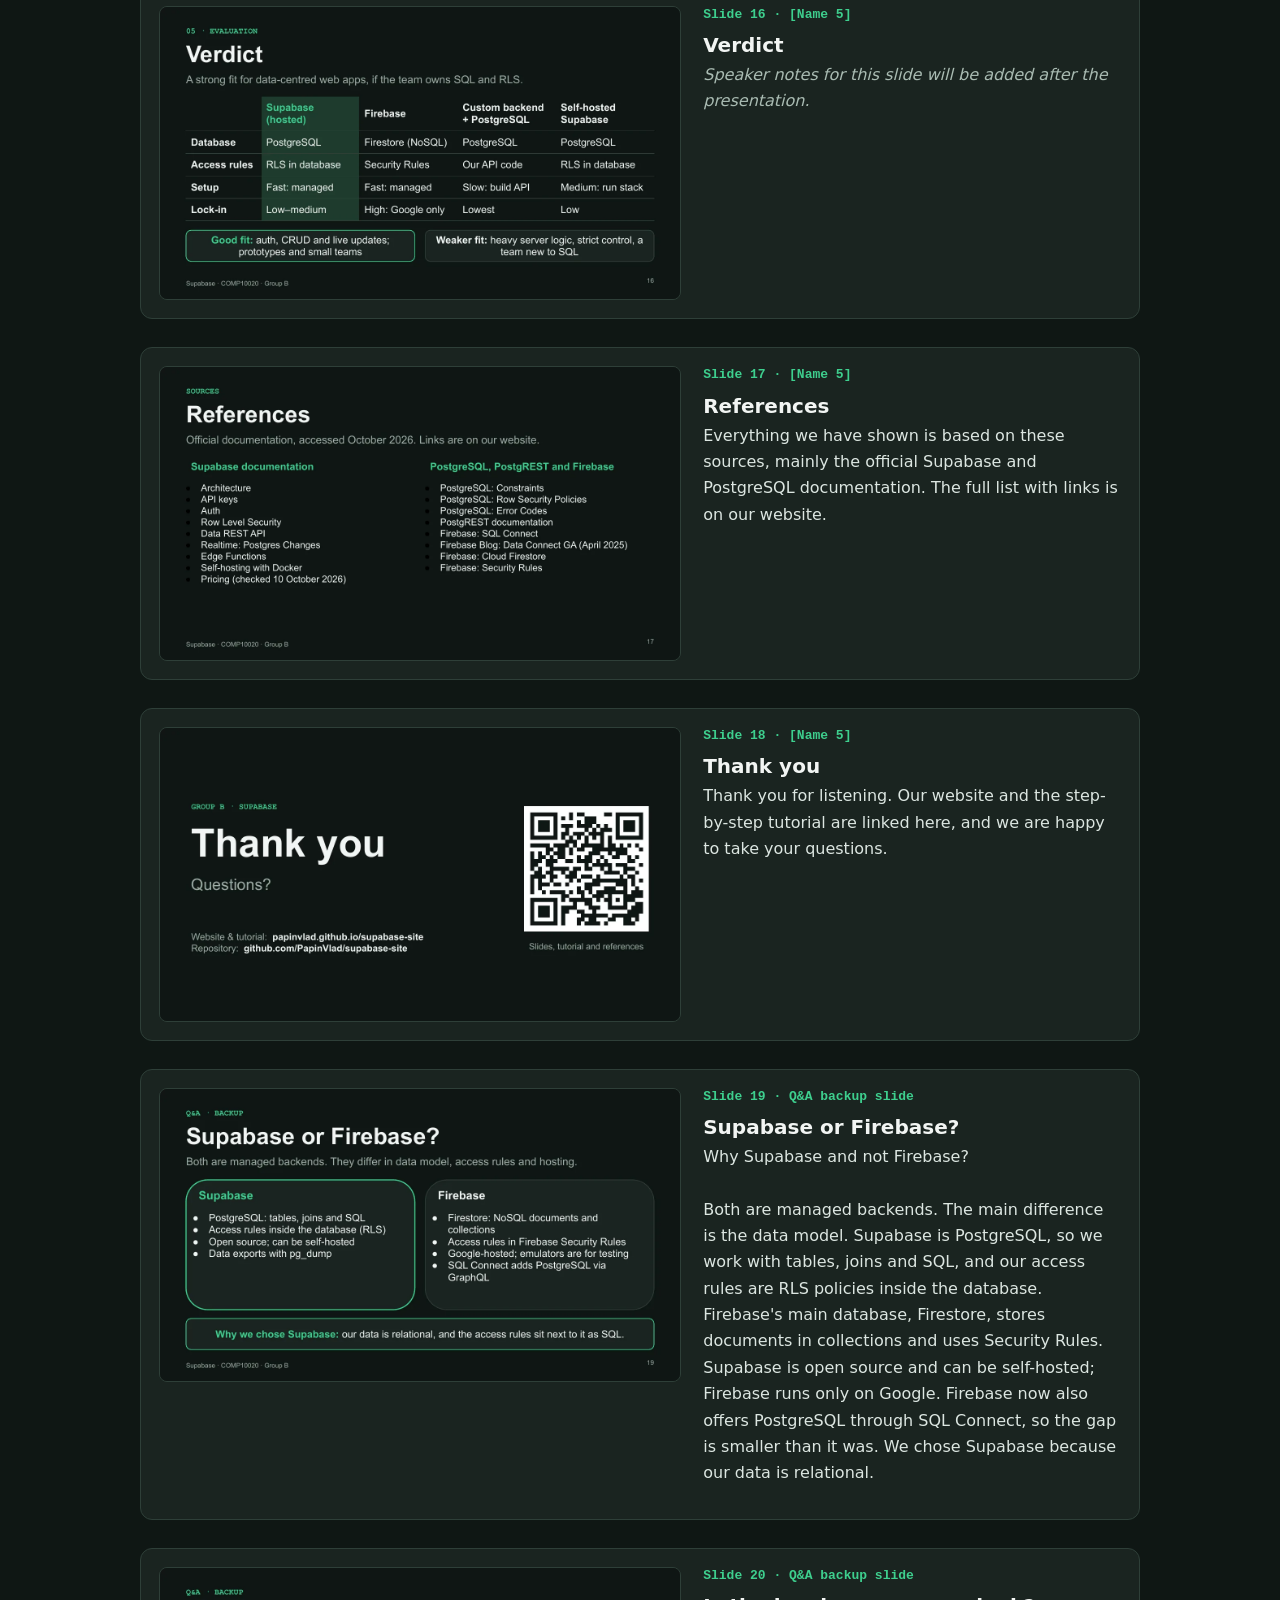
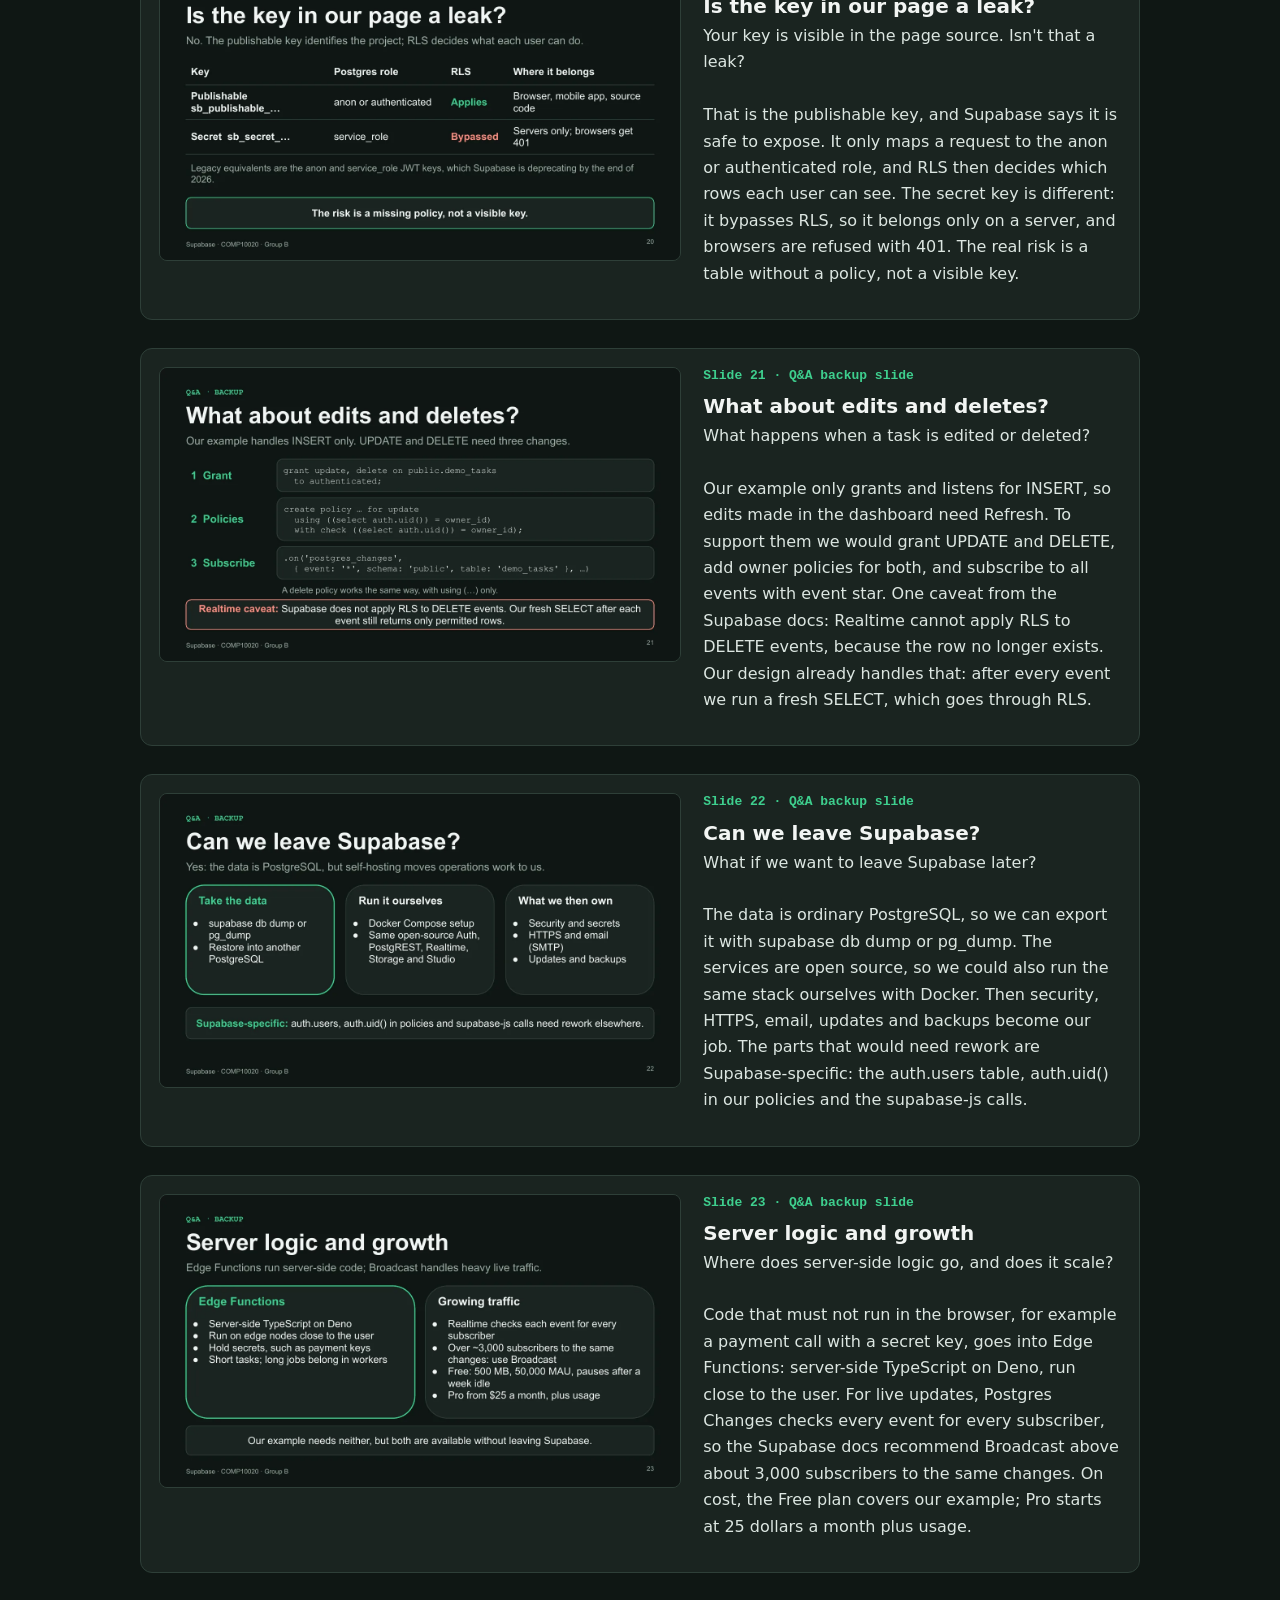
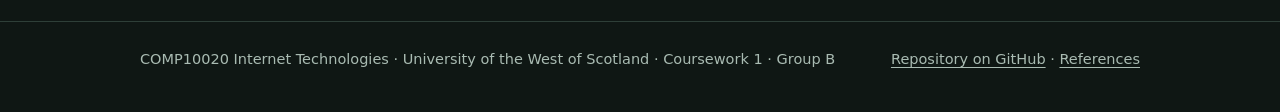
<file: slides.html>
<!doctype html>
<html lang="en-GB">
<head>
<meta charset="utf-8">
<meta name="viewport" content="width=device-width, initial-scale=1">
<title>Slides · Supabase · Group B</title>
<meta name="description" content="Our COMP10020 presentation on Supabase, slide by slide with speaker notes.">
<link rel="stylesheet" href="assets/style.css">
<link rel="icon" href="data:image/svg+xml,%3Csvg xmlns='http://www.w3.org/2000/svg' viewBox='0 0 32 32'%3E%3Crect width='32' height='32' rx='8' fill='%230F1714'/%3E%3Ccircle cx='16' cy='16' r='7' fill='%233ECF8E'/%3E%3C/svg%3E">

</head>
<body>
<a class="skip" href="#content">Skip to content</a>
<header class="site-header">
  <div class="inner">
    <a class="brand" href="index.html"><span class="dot" aria-hidden="true"></span>Supabase · Group B</a>
    <nav class="site-nav" aria-label="Main">
      <ul>
        <li><a href="index.html">Home</a></li>
        <li><a href="guide.html">Guide</a></li>
        <li><a href="tutorial.html">Tutorial</a></li>
        <li><a href="cheatsheet.html">Cheat sheet</a></li>
        <li><a href="slides.html" aria-current="page">Slides</a></li>
        <li><a href="references.html">References</a></li>
      </ul>
    </nav>
  </div>
</header>
<main id="content">
<section class="hero" style="padding-bottom:12px">
  <p class="eyebrow">Presentation · 27 October 2026</p>
  <h1>Slides and speaker notes</h1>
  <p class="lead">Our 15-minute presentation, slide by slide, with the text we read under each slide. Slides 19 to 23 are the backup slides we prepared for questions.</p>
  <p style="display:flex; gap:10px; flex-wrap:wrap; margin-top:16px">
    <a class="pill" href="slides/Supabase_GroupB_slides.pdf" style="padding:9px 16px; font-size:15px">Download the slides (PDF)</a>
    <a class="pill grey" href="guide.html" style="padding:9px 16px; font-size:15px">Read the full guide</a>
  </p>
  <div class="filters no-print" role="group" aria-label="Show slides by part">
    <button type="button" data-filter="all" aria-pressed="true">All</button>
    <button type="button" data-filter="purpose" aria-pressed="false">Purpose</button>
    <button type="button" data-filter="data" aria-pressed="false">Data</button>
    <button type="button" data-filter="access" aria-pressed="false">Access</button>
    <button type="button" data-filter="realtime" aria-pressed="false">Realtime</button>
    <button type="button" data-filter="evaluation" aria-pressed="false">Evaluation</button>
    <button type="button" data-filter="backup" aria-pressed="false">Q&amp;A backup</button>
  </div>
</section>

<div id="slideList" class="slide-list">
  <noscript><p>This list needs JavaScript. You can <a href="slides/Supabase_GroupB_slides.pdf">download all slides as a PDF</a> instead.</p></noscript>
</div>
</main>
<footer class="site-footer">
  <div class="inner">
    <span>COMP10020 Internet Technologies · University of the West of Scotland · Coursework 1 · Group B</span>
    <span><a href="https://github.com/PapinVlad/supabase-site">Repository on GitHub</a> · <a href="references.html">References</a></span>
  </div>
</footer>
<script src="slides/slides.js"></script>
<script src="assets/site.js"></script>
</body>
</html>
</file>
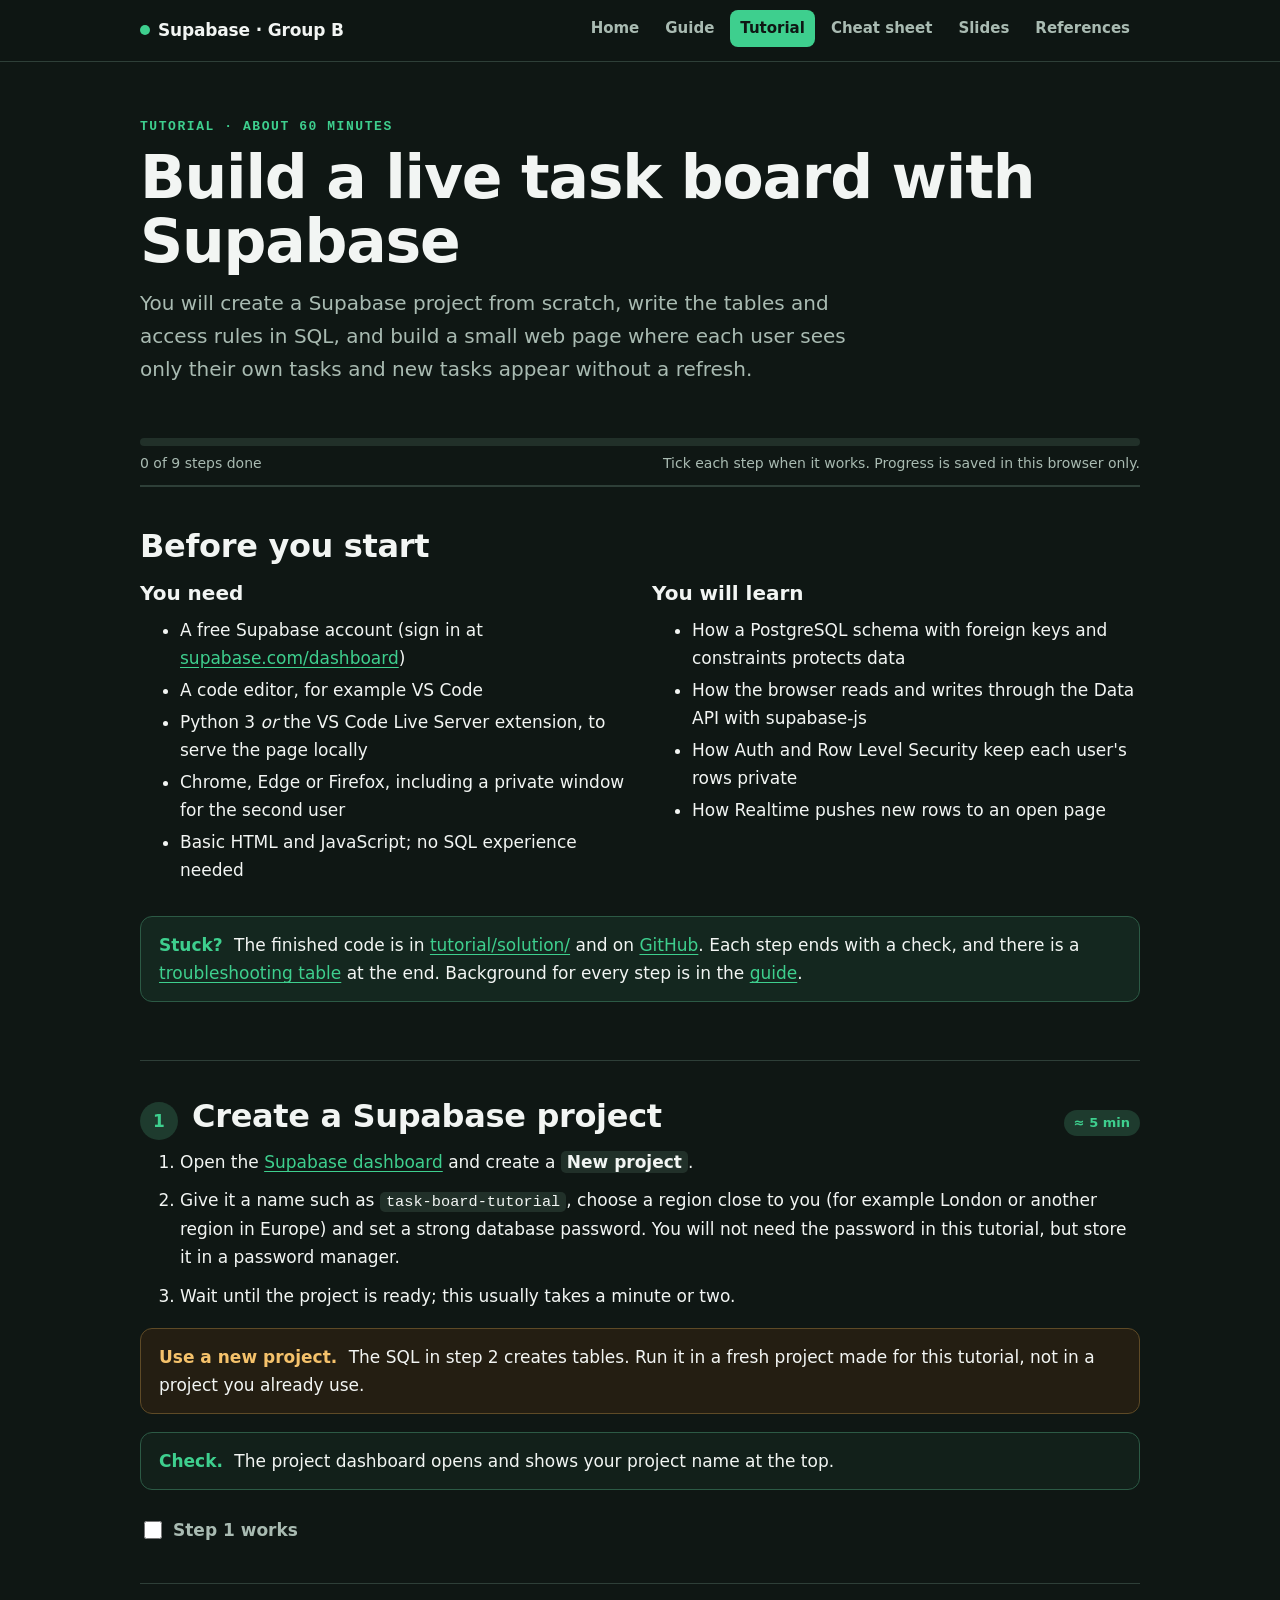
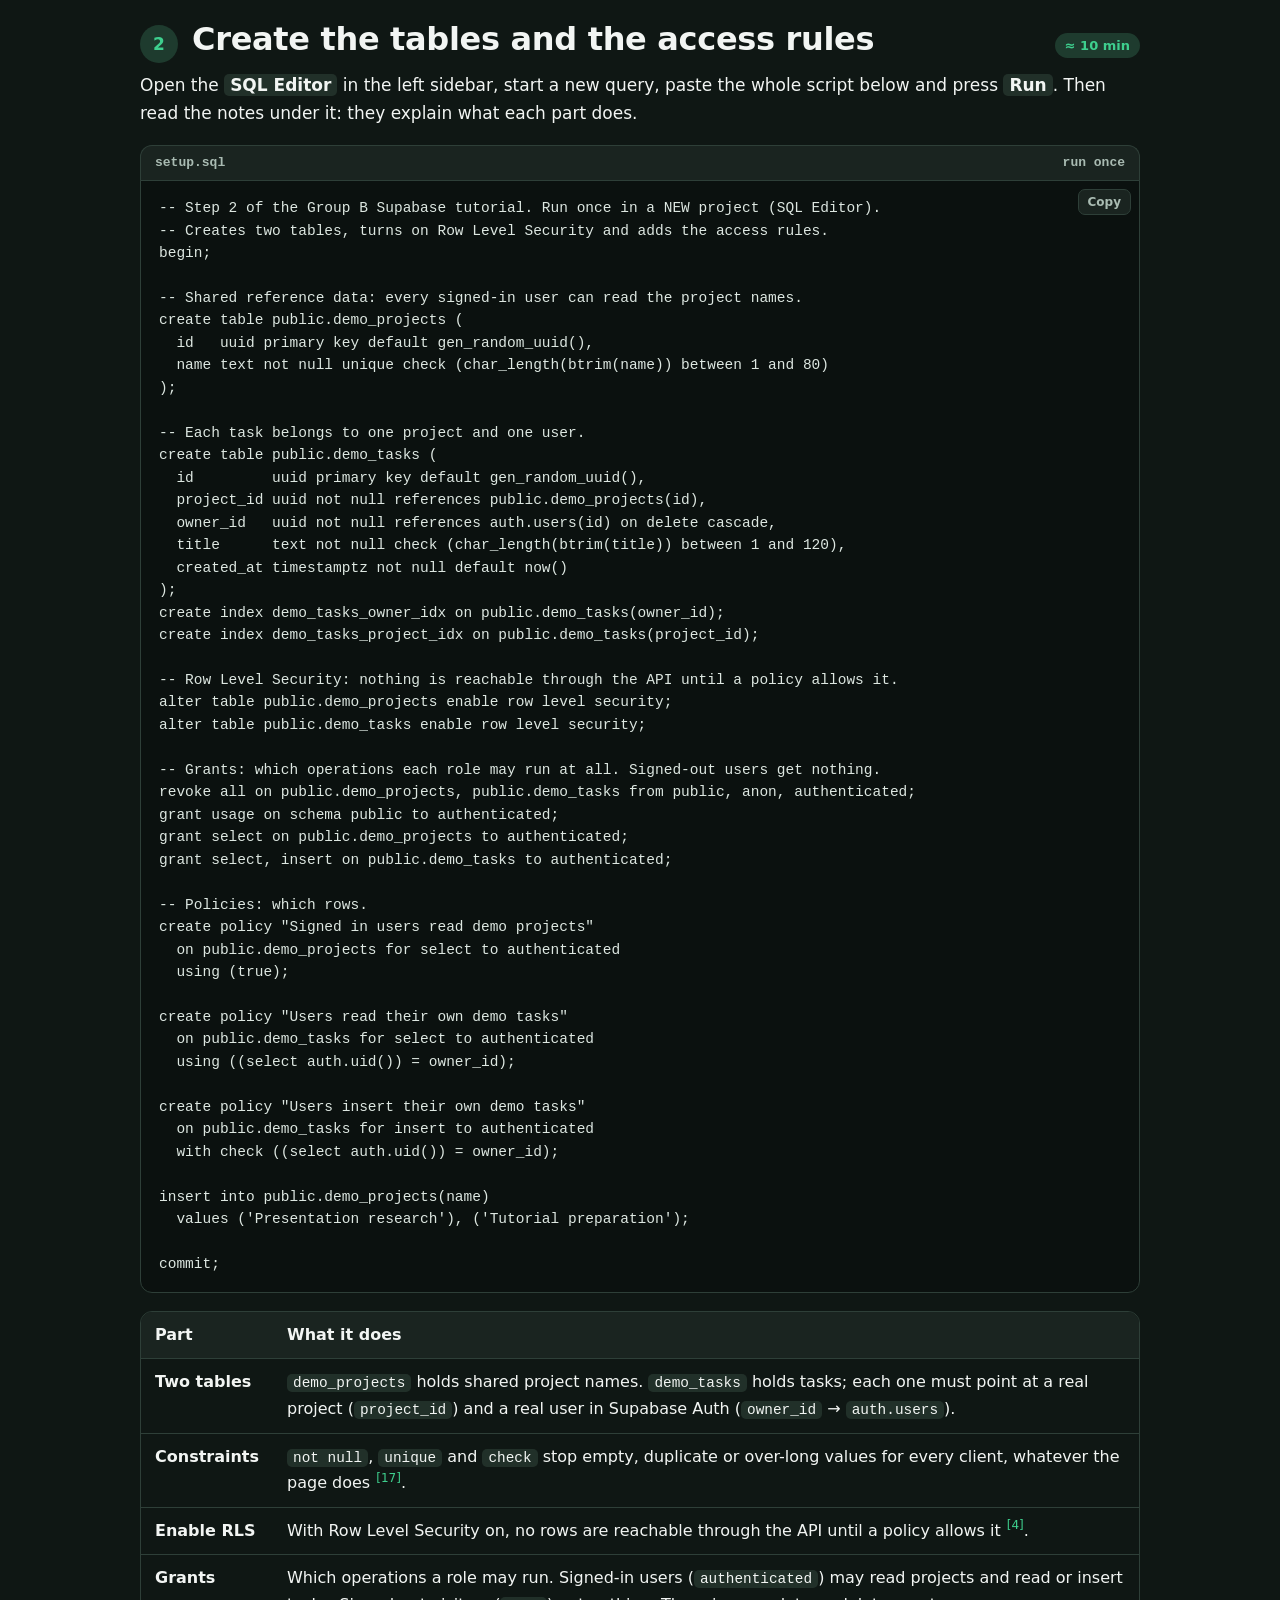
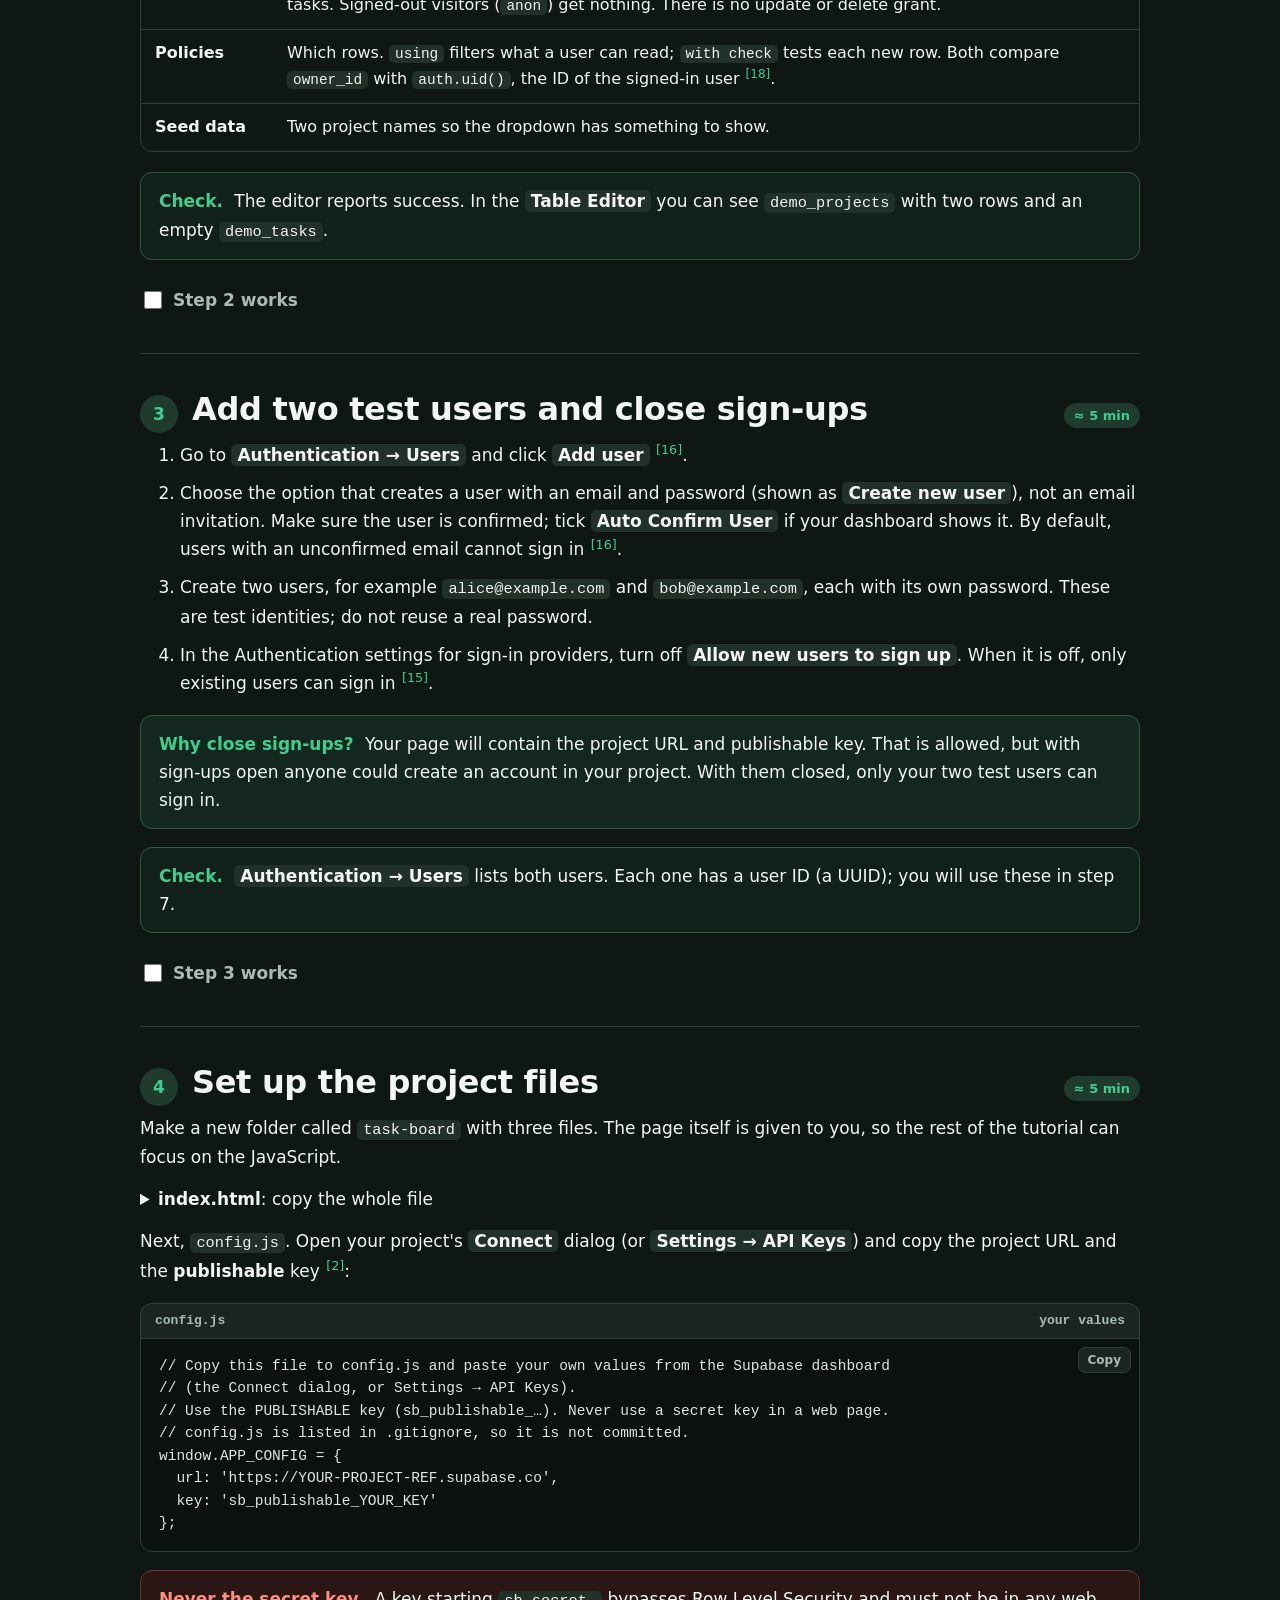
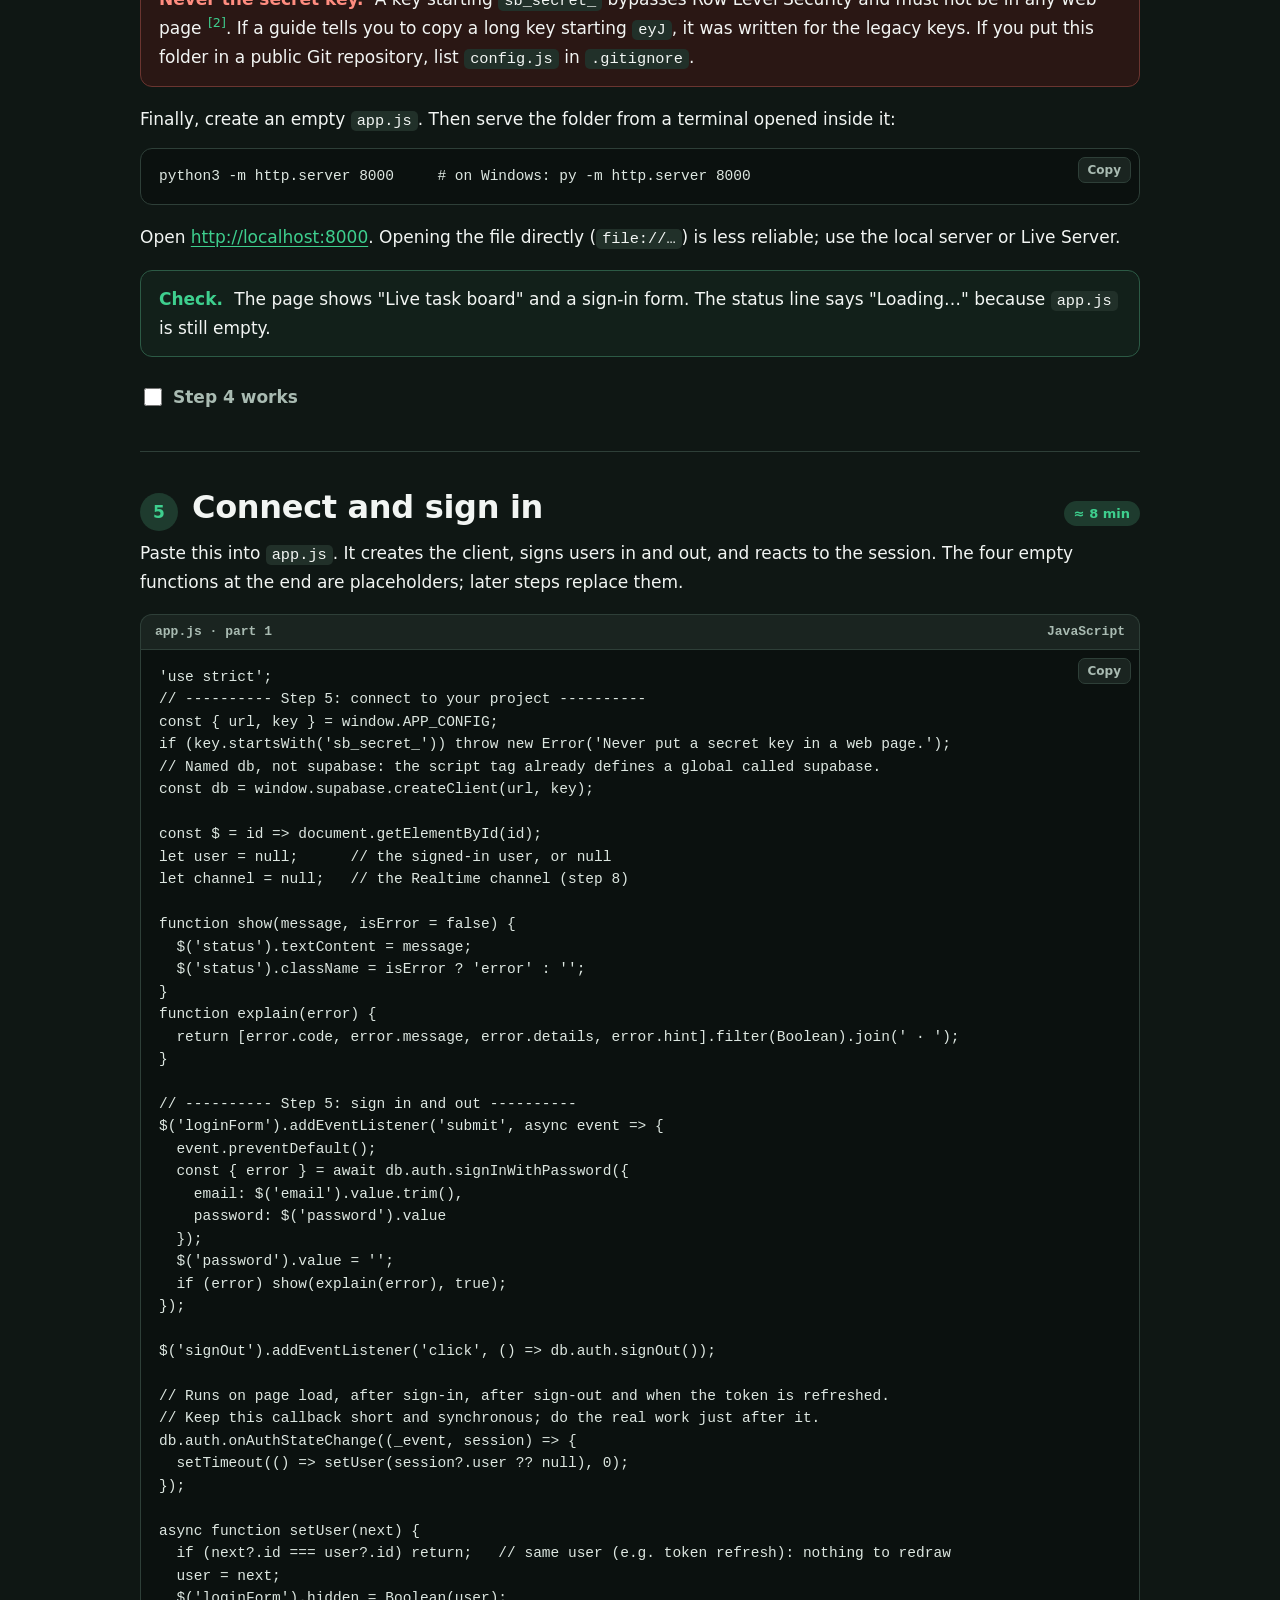
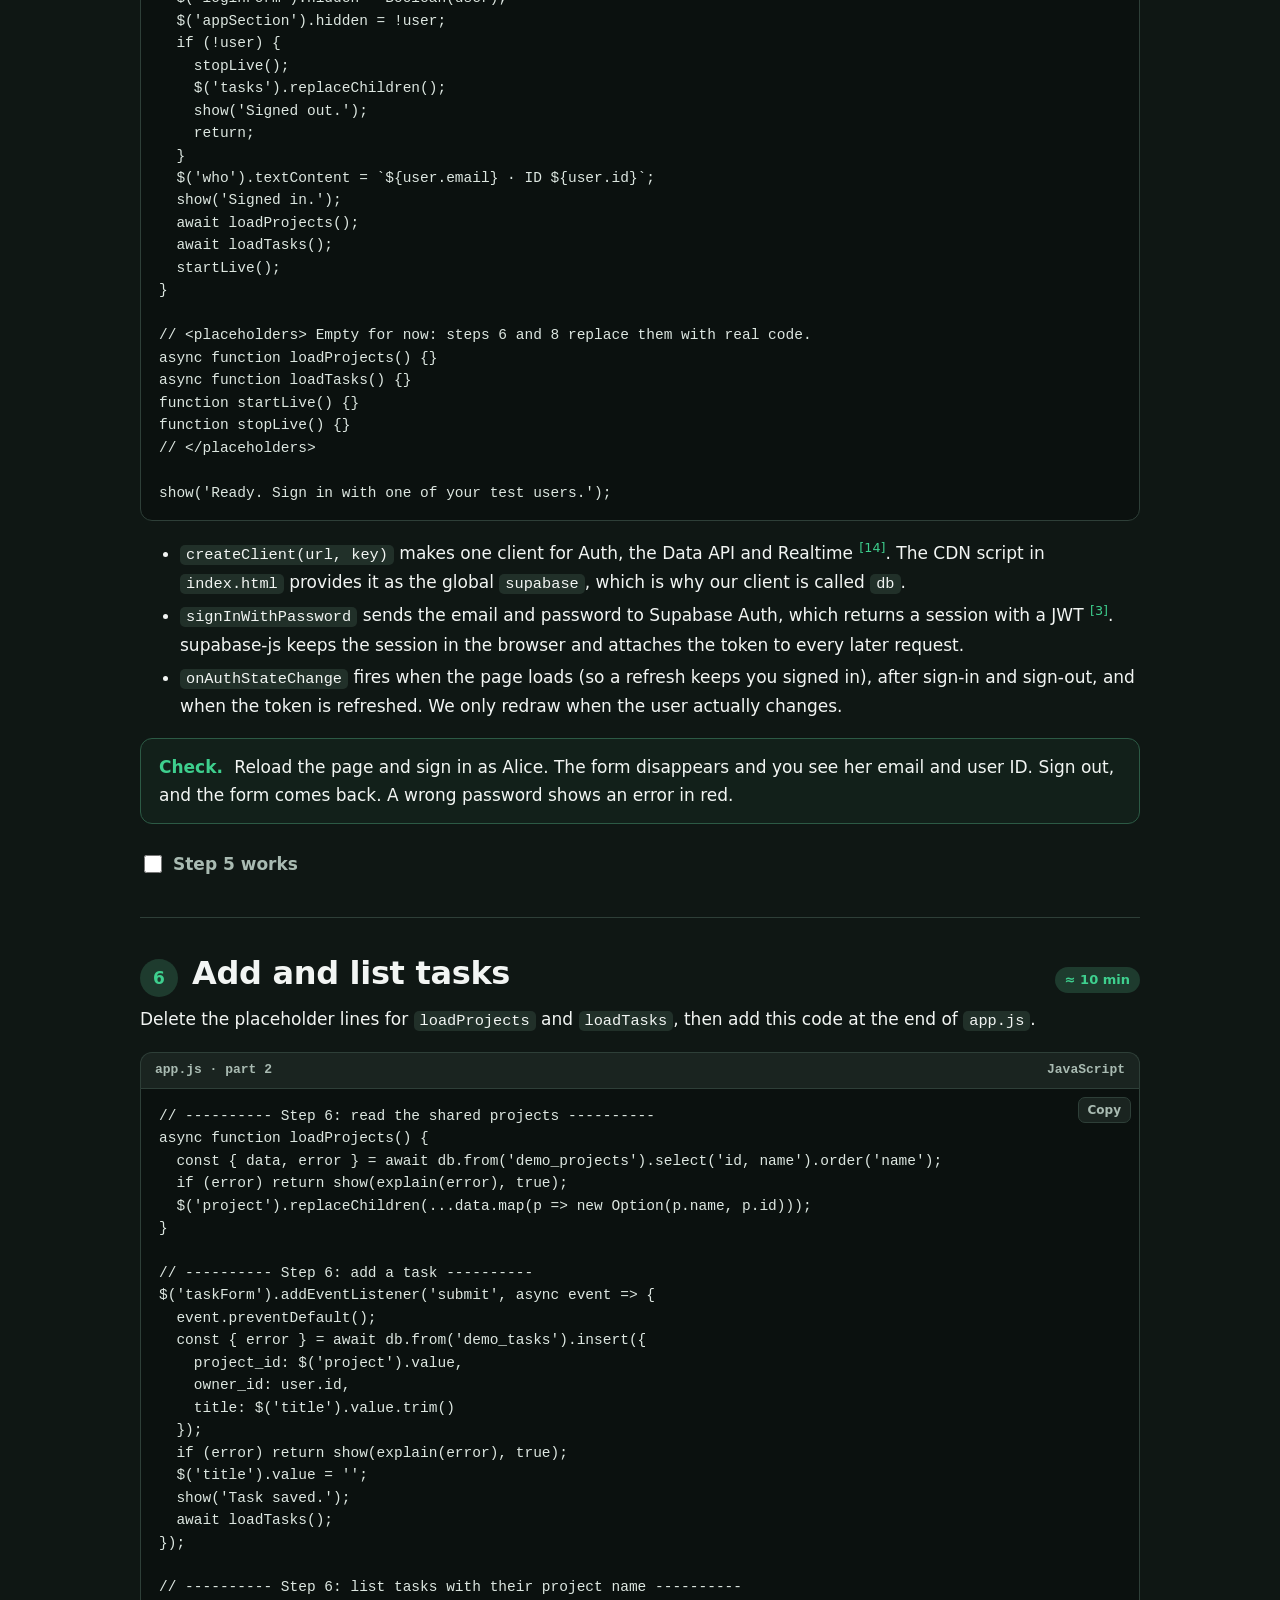
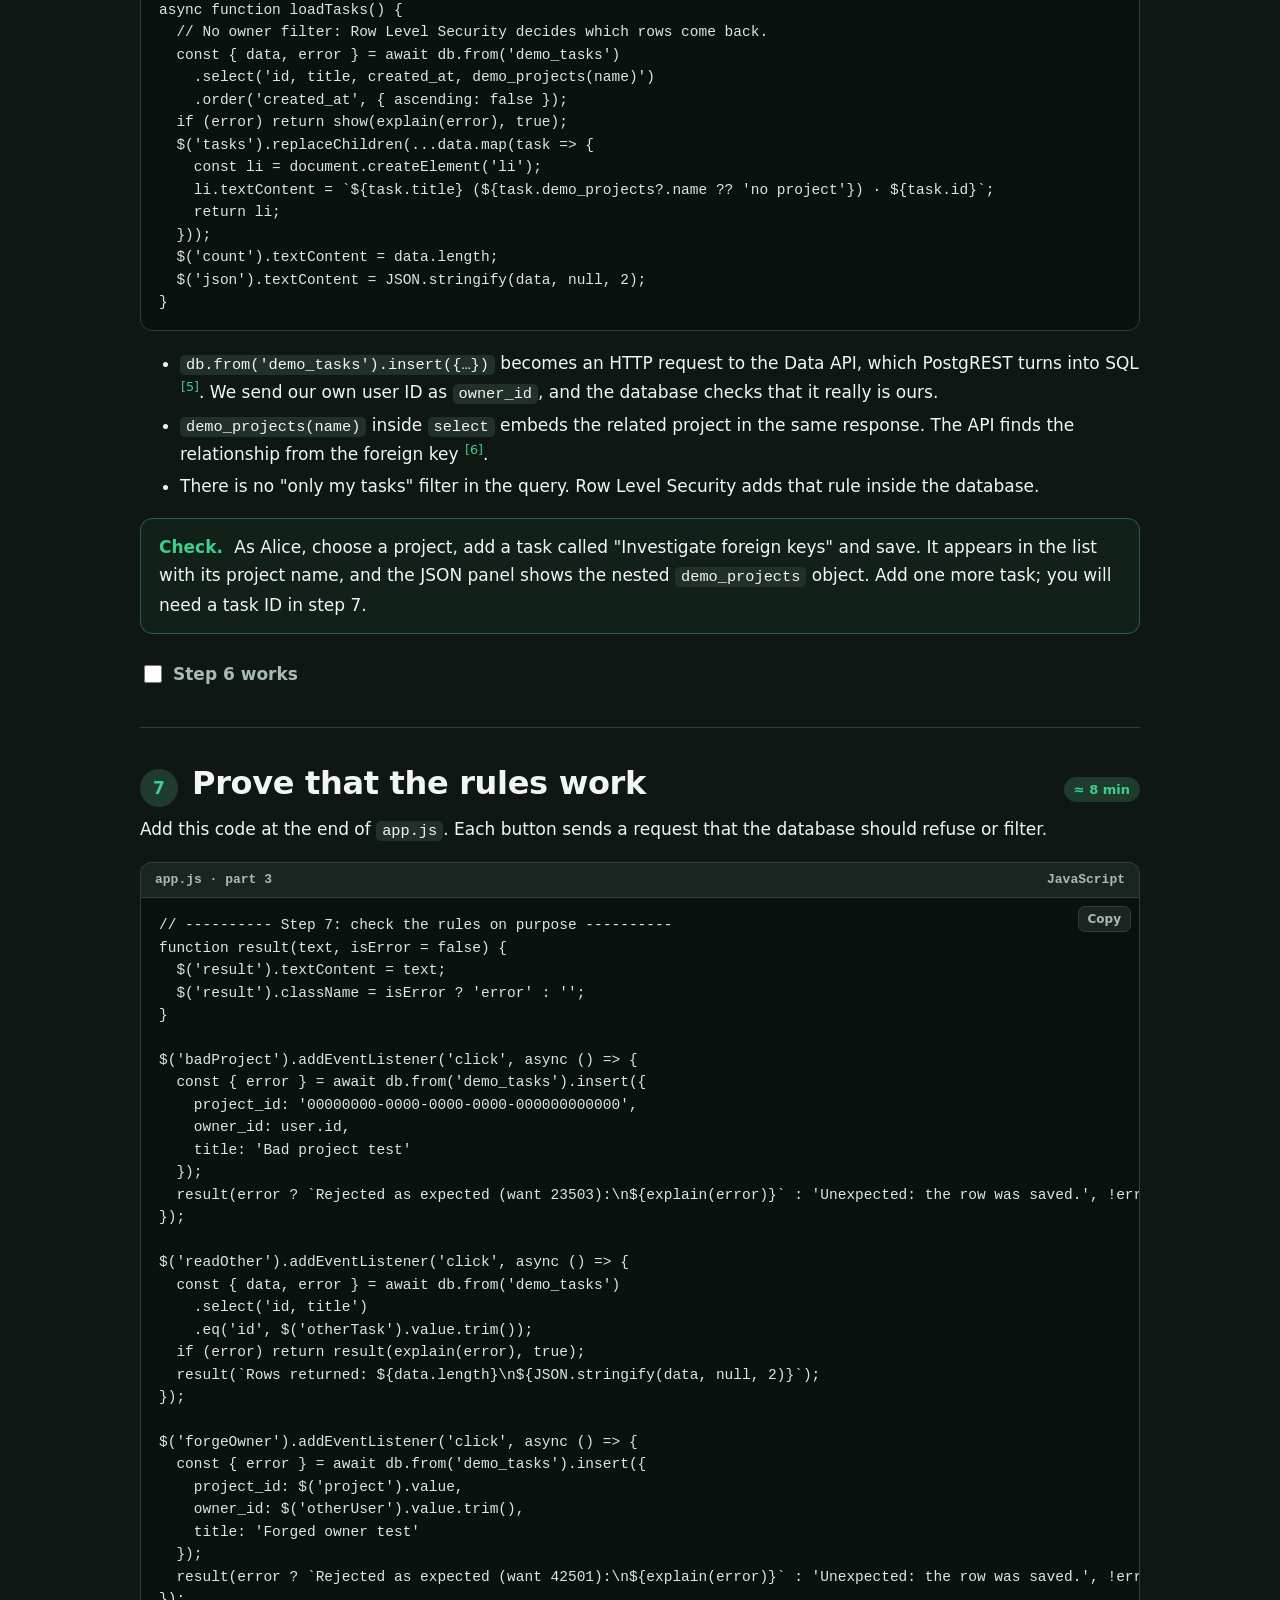
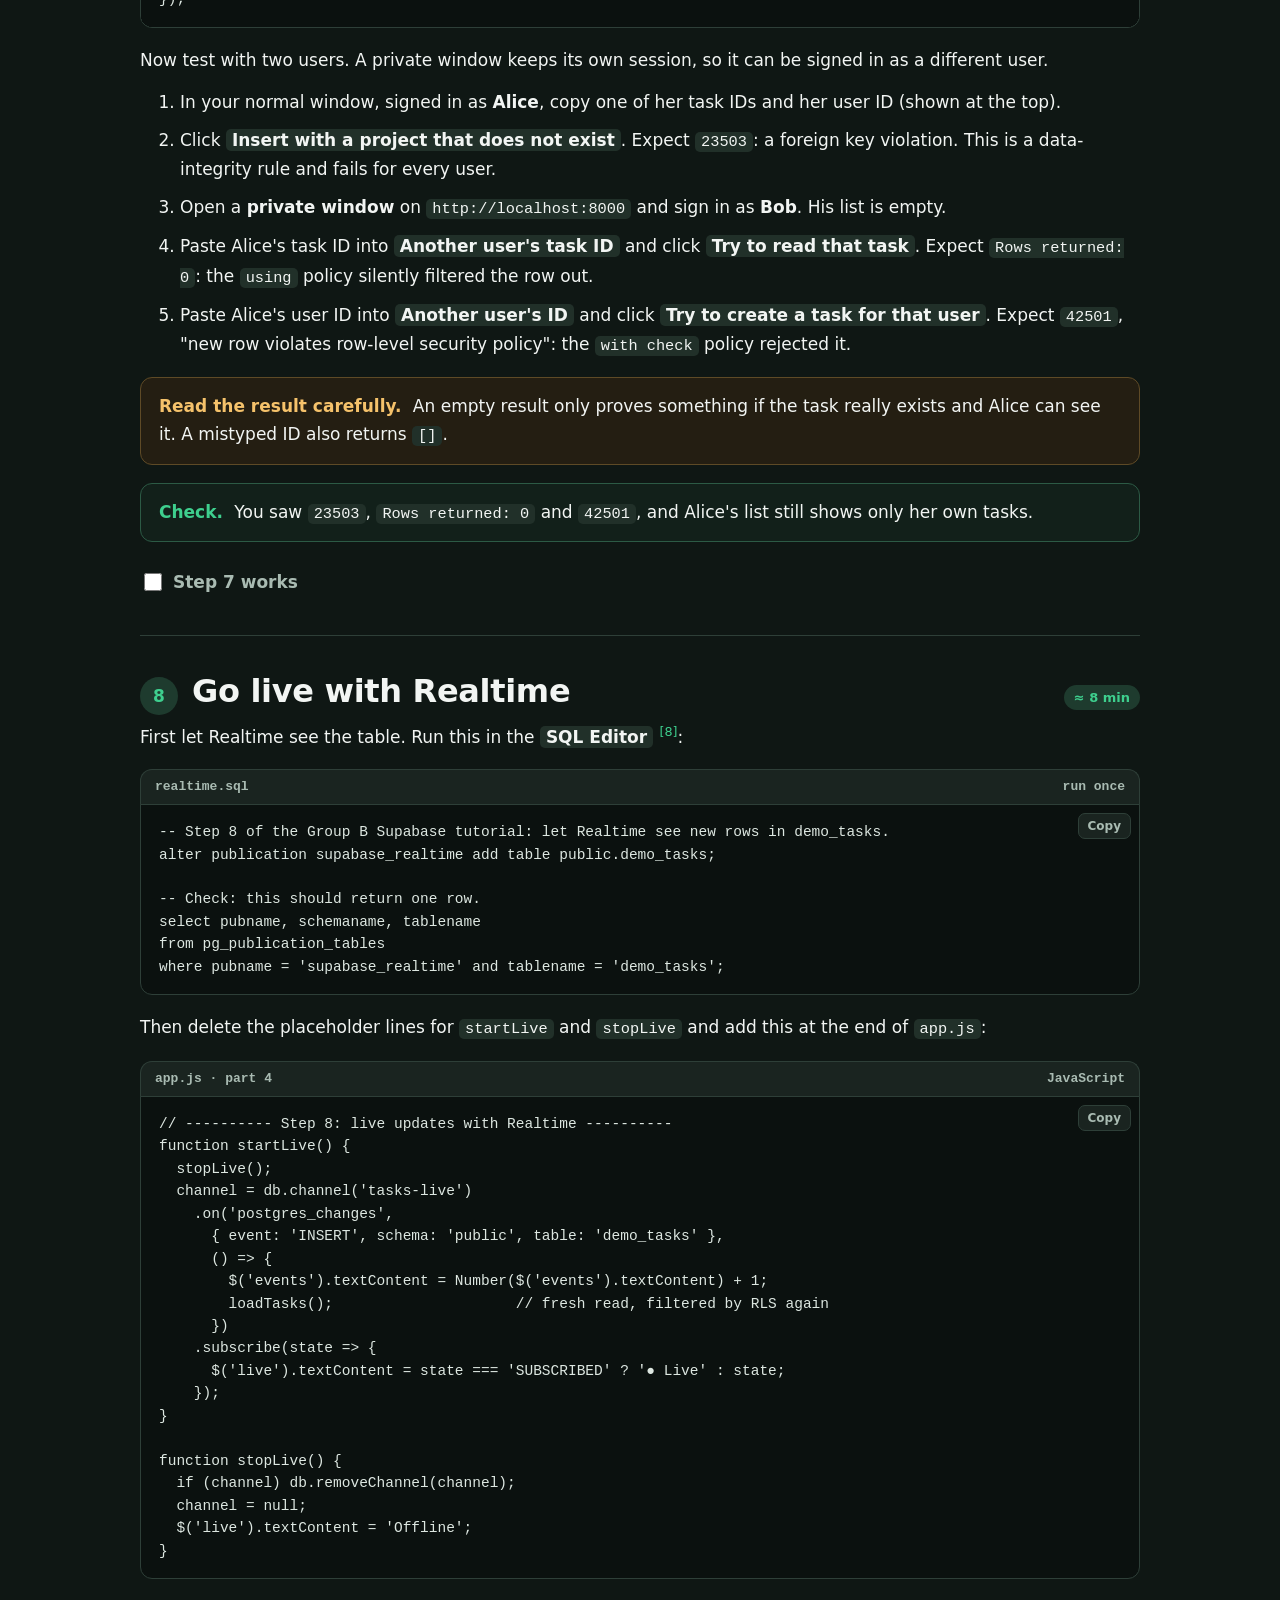
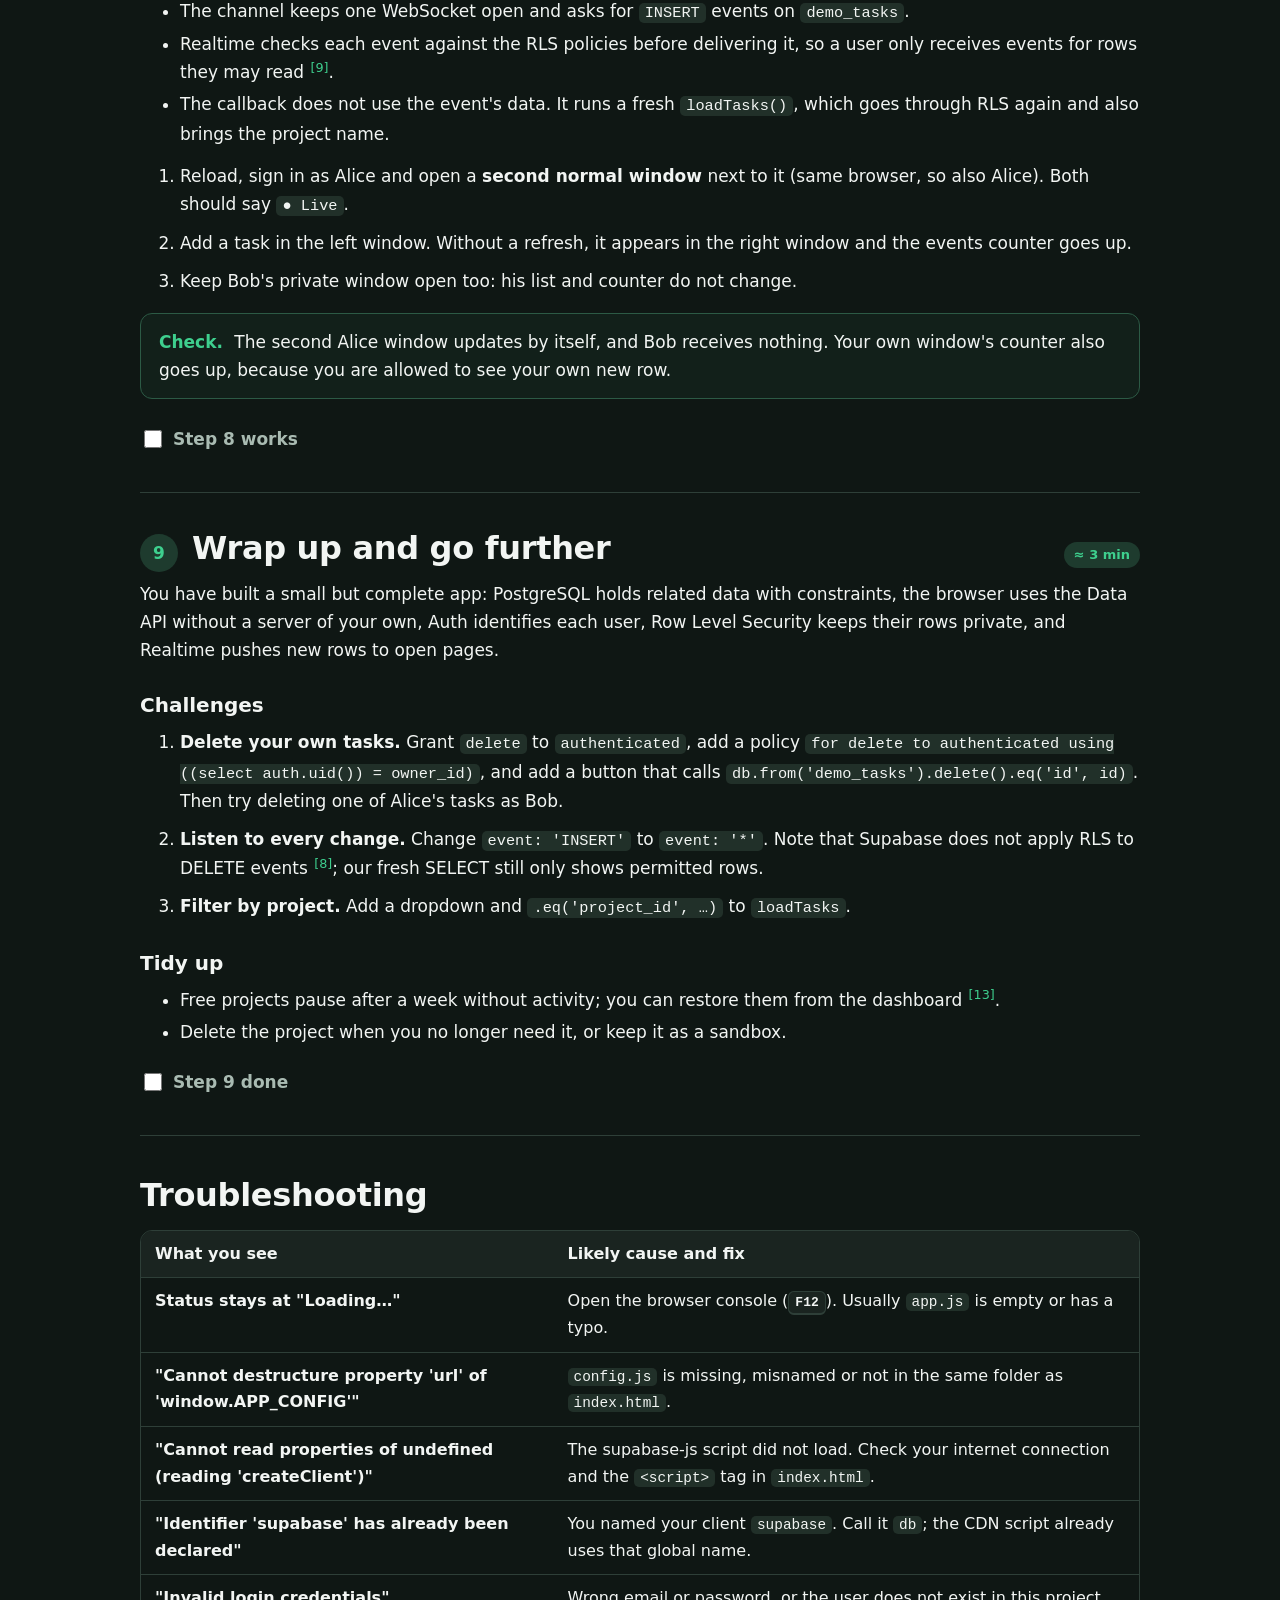
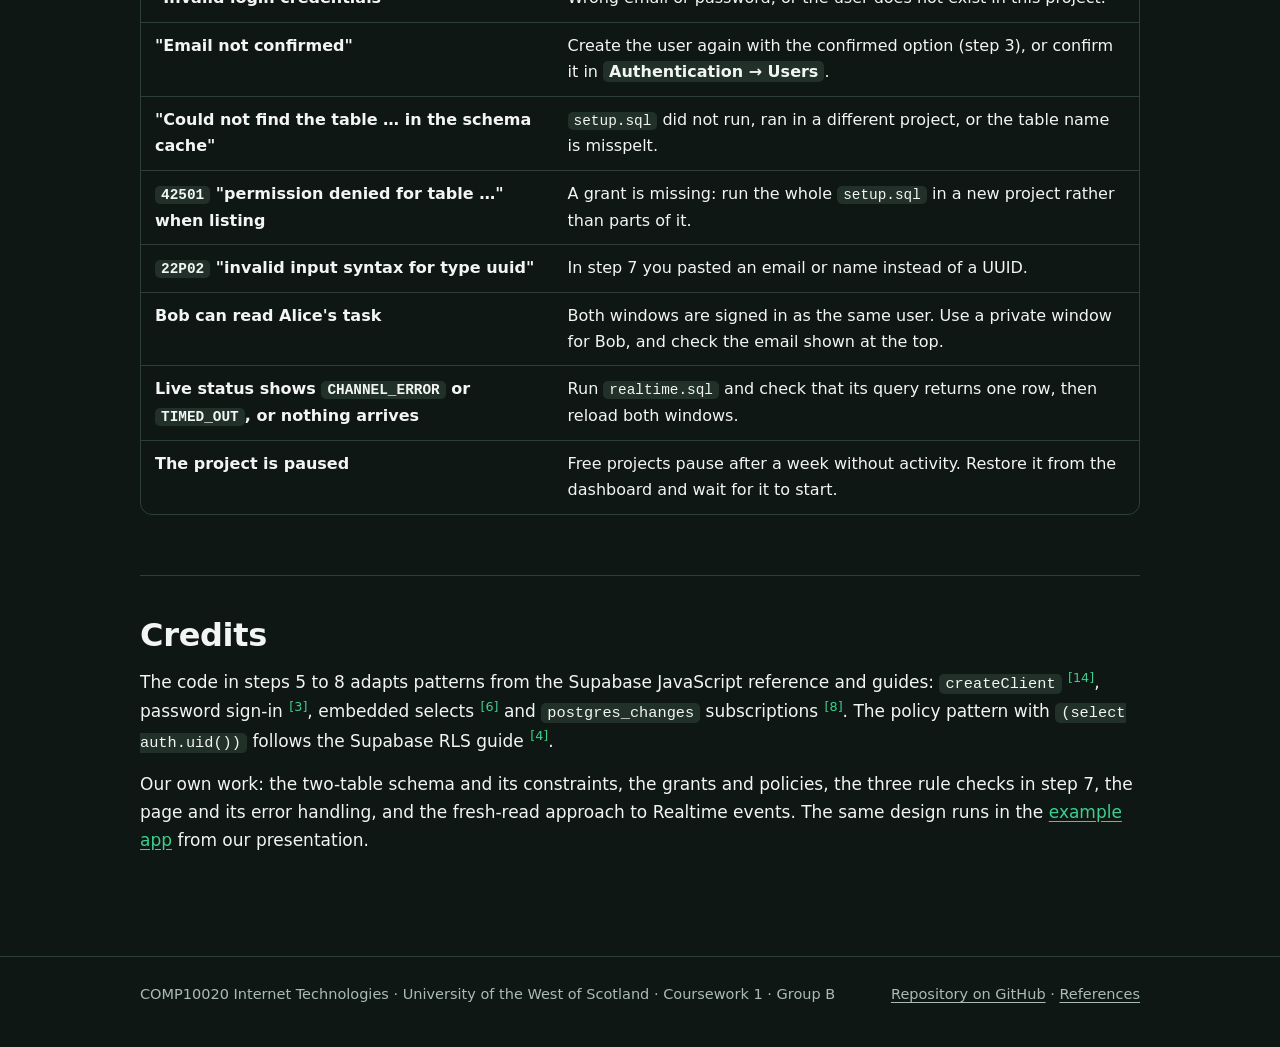
<file: tutorial.html>
<!doctype html>
<html lang="en-GB">
<head>
<meta charset="utf-8">
<meta name="viewport" content="width=device-width, initial-scale=1">
<title>Tutorial · Supabase · Group B</title>
<meta name="description" content="A one-hour lab: create a Supabase project, add tables with access rules and build a live task board in plain JavaScript.">
<link rel="stylesheet" href="assets/style.css">
<link rel="icon" href="data:image/svg+xml,%3Csvg xmlns='http://www.w3.org/2000/svg' viewBox='0 0 32 32'%3E%3Crect width='32' height='32' rx='8' fill='%230F1714'/%3E%3Ccircle cx='16' cy='16' r='7' fill='%233ECF8E'/%3E%3C/svg%3E">

</head>
<body>
<a class="skip" href="#content">Skip to content</a>
<header class="site-header">
  <div class="inner">
    <a class="brand" href="index.html"><span class="dot" aria-hidden="true"></span>Supabase · Group B</a>
    <nav class="site-nav" aria-label="Main">
      <ul>
        <li><a href="index.html">Home</a></li>
        <li><a href="guide.html">Guide</a></li>
        <li><a href="tutorial.html" aria-current="page">Tutorial</a></li>
        <li><a href="cheatsheet.html">Cheat sheet</a></li>
        <li><a href="slides.html">Slides</a></li>
        <li><a href="references.html">References</a></li>
      </ul>
    </nav>
  </div>
</header>
<main id="content">
<section class="hero">
  <p class="eyebrow">Tutorial · about 60 minutes</p>
  <h1>Build a live task board with Supabase</h1>
  <p class="lead">You will create a Supabase project from scratch, write the tables and access rules in SQL, and build a small web page where each user sees only their own tasks and new tasks appear without a refresh.</p>
</section>

<div class="progress no-print" aria-live="polite">
  <div class="progress-bar"><span></span></div>
  <div class="progress-text"><span data-progress-label>0 of 9 steps done</span><span>Tick each step when it works. Progress is saved in this browser only.</span></div>
</div>

<section class="block" id="before">
  <h2>Before you start</h2>
  <div class="two-col">
    <div>
      <h3 style="margin-top:0">You need</h3>
      <ul>
        <li>A free Supabase account (sign in at <a href="https://supabase.com/dashboard">supabase.com/dashboard</a>)</li>
        <li>A code editor, for example VS Code</li>
        <li>Python 3 <em>or</em> the VS Code Live Server extension, to serve the page locally</li>
        <li>Chrome, Edge or Firefox, including a private window for the second user</li>
        <li>Basic HTML and JavaScript; no SQL experience needed</li>
      </ul>
    </div>
    <div>
      <h3 style="margin-top:0">You will learn</h3>
      <ul>
        <li>How a PostgreSQL schema with foreign keys and constraints protects data</li>
        <li>How the browser reads and writes through the Data API with supabase-js</li>
        <li>How Auth and Row Level Security keep each user's rows private</li>
        <li>How Realtime pushes new rows to an open page</li>
      </ul>
    </div>
  </div>
  <div class="callout tip"><span class="label">Stuck?</span> The finished code is in <a href="https://github.com/PapinVlad/supabase-site/tree/main/tutorial/solution">tutorial/solution/</a> and on <a href="https://github.com/PapinVlad/supabase-site/tree/main/tutorial/solution">GitHub</a>. Each step ends with a check, and there is a <a href="#troubleshooting">troubleshooting table</a> at the end. Background for every step is in the <a href="guide.html">guide</a>.</div>
</section>

<!-- ============ STEP 1 ============ -->
<section class="step" id="step-1" data-step="1">
  <div class="step-head"><span class="step-num">1</span><h2>Create a Supabase project</h2><span class="pill">≈ 5 min</span></div>
  <ol class="tasks">
    <li>Open the <a href="https://supabase.com/dashboard">Supabase dashboard</a> and create a <span class="ui">New project</span>.</li>
    <li>Give it a name such as <code>task-board-tutorial</code>, choose a region close to you (for example London or another region in Europe) and set a strong database password. You will not need the password in this tutorial, but store it in a password manager.</li>
    <li>Wait until the project is ready; this usually takes a minute or two.</li>
  </ol>
  <div class="callout warn"><span class="label">Use a new project.</span> The SQL in step 2 creates tables. Run it in a fresh project made for this tutorial, not in a project you already use.</div>
  <div class="callout check"><span class="label">Check.</span> The project dashboard opens and shows your project name at the top.</div>
  <label class="done-toggle"><input type="checkbox"> Step 1 works</label>
</section>

<!-- ============ STEP 2 ============ -->
<section class="step" id="step-2" data-step="2">
  <div class="step-head"><span class="step-num">2</span><h2>Create the tables and the access rules</h2><span class="pill">≈ 10 min</span></div>
  <p>Open the <span class="ui">SQL Editor</span> in the left sidebar, start a new query, paste the whole script below and press <span class="ui">Run</span>. Then read the notes under it: they explain what each part does.</p>
  <div class="code-title"><span>setup.sql</span><span>run once</span></div>
<pre><code>-- Step 2 of the Group B Supabase tutorial. Run once in a NEW project (SQL Editor).
-- Creates two tables, turns on Row Level Security and adds the access rules.
begin;

-- Shared reference data: every signed-in user can read the project names.
create table public.demo_projects (
  id   uuid primary key default gen_random_uuid(),
  name text not null unique check (char_length(btrim(name)) between 1 and 80)
);

-- Each task belongs to one project and one user.
create table public.demo_tasks (
  id         uuid primary key default gen_random_uuid(),
  project_id uuid not null references public.demo_projects(id),
  owner_id   uuid not null references auth.users(id) on delete cascade,
  title      text not null check (char_length(btrim(title)) between 1 and 120),
  created_at timestamptz not null default now()
);
create index demo_tasks_owner_idx on public.demo_tasks(owner_id);
create index demo_tasks_project_idx on public.demo_tasks(project_id);

-- Row Level Security: nothing is reachable through the API until a policy allows it.
alter table public.demo_projects enable row level security;
alter table public.demo_tasks enable row level security;

-- Grants: which operations each role may run at all. Signed-out users get nothing.
revoke all on public.demo_projects, public.demo_tasks from public, anon, authenticated;
grant usage on schema public to authenticated;
grant select on public.demo_projects to authenticated;
grant select, insert on public.demo_tasks to authenticated;

-- Policies: which rows.
create policy "Signed in users read demo projects"
  on public.demo_projects for select to authenticated
  using (true);

create policy "Users read their own demo tasks"
  on public.demo_tasks for select to authenticated
  using ((select auth.uid()) = owner_id);

create policy "Users insert their own demo tasks"
  on public.demo_tasks for insert to authenticated
  with check ((select auth.uid()) = owner_id);

insert into public.demo_projects(name)
  values ('Presentation research'), ('Tutorial preparation');

commit;</code></pre>
  <div class="table-wrap">
    <table>
      <thead><tr><th>Part</th><th>What it does</th></tr></thead>
      <tbody>
        <tr><th>Two tables</th><td><code>demo_projects</code> holds shared project names. <code>demo_tasks</code> holds tasks; each one must point at a real project (<code>project_id</code>) and a real user in Supabase Auth (<code>owner_id</code> → <code>auth.users</code>).</td></tr>
        <tr><th>Constraints</th><td><code>not null</code>, <code>unique</code> and <code>check</code> stop empty, duplicate or over-long values for every client, whatever the page does <a class="cite" href="references.html#r17">[17]</a>.</td></tr>
        <tr><th>Enable RLS</th><td>With Row Level Security on, no rows are reachable through the API until a policy allows it <a class="cite" href="references.html#r4">[4]</a>.</td></tr>
        <tr><th>Grants</th><td>Which operations a role may run. Signed-in users (<code>authenticated</code>) may read projects and read or insert tasks. Signed-out visitors (<code>anon</code>) get nothing. There is no update or delete grant.</td></tr>
        <tr><th>Policies</th><td>Which rows. <code>using</code> filters what a user can read; <code>with check</code> tests each new row. Both compare <code>owner_id</code> with <code>auth.uid()</code>, the ID of the signed-in user <a class="cite" href="references.html#r18">[18]</a>.</td></tr>
        <tr><th>Seed data</th><td>Two project names so the dropdown has something to show.</td></tr>
      </tbody>
    </table>
  </div>
  <div class="callout check"><span class="label">Check.</span> The editor reports success. In the <span class="ui">Table Editor</span> you can see <code>demo_projects</code> with two rows and an empty <code>demo_tasks</code>.</div>
  <label class="done-toggle"><input type="checkbox"> Step 2 works</label>
</section>

<!-- ============ STEP 3 ============ -->
<section class="step" id="step-3" data-step="3">
  <div class="step-head"><span class="step-num">3</span><h2>Add two test users and close sign-ups</h2><span class="pill">≈ 5 min</span></div>
  <ol class="tasks">
    <li>Go to <span class="ui">Authentication → Users</span> and click <span class="ui">Add user</span> <a class="cite" href="references.html#r16">[16]</a>.</li>
    <li>Choose the option that creates a user with an email and password (shown as <span class="ui">Create new user</span>), not an email invitation. Make sure the user is confirmed; tick <span class="ui">Auto Confirm User</span> if your dashboard shows it. By default, users with an unconfirmed email cannot sign in <a class="cite" href="references.html#r16">[16]</a>.</li>
    <li>Create two users, for example <code>alice@example.com</code> and <code>bob@example.com</code>, each with its own password. These are test identities; do not reuse a real password.</li>
    <li>In the Authentication settings for sign-in providers, turn off <span class="ui">Allow new users to sign up</span>. When it is off, only existing users can sign in <a class="cite" href="references.html#r15">[15]</a>.</li>
  </ol>
  <div class="callout tip"><span class="label">Why close sign-ups?</span> Your page will contain the project URL and publishable key. That is allowed, but with sign-ups open anyone could create an account in your project. With them closed, only your two test users can sign in.</div>
  <div class="callout check"><span class="label">Check.</span> <span class="ui">Authentication → Users</span> lists both users. Each one has a user ID (a UUID); you will use these in step 7.</div>
  <label class="done-toggle"><input type="checkbox"> Step 3 works</label>
</section>

<!-- ============ STEP 4 ============ -->
<section class="step" id="step-4" data-step="4">
  <div class="step-head"><span class="step-num">4</span><h2>Set up the project files</h2><span class="pill">≈ 5 min</span></div>
  <p>Make a new folder called <code>task-board</code> with three files. The page itself is given to you, so the rest of the tutorial can focus on the JavaScript.</p>
  <details>
    <summary><strong>index.html</strong>: copy the whole file</summary>
    <div class="code-title" style="margin-top:12px"><span>index.html</span><span>HTML</span></div>
<pre><code>&lt;!doctype html&gt;
&lt;html lang="en-GB"&gt;
&lt;head&gt;
  &lt;meta charset="utf-8"&gt;
  &lt;meta name="viewport" content="width=device-width, initial-scale=1"&gt;
  &lt;title&gt;Live task board · Supabase tutorial&lt;/title&gt;
  &lt;style&gt;
    [hidden] { display: none !important; }
    body { font: 16px/1.5 system-ui, sans-serif; max-width: 720px; margin: 32px auto; padding: 0 16px; background: #0f1714; color: #f2f5f3; }
    section, form { display: grid; gap: 8px; margin-bottom: 24px; }
    input, select, button { font: inherit; padding: 8px 10px; border-radius: 8px; border: 1px solid #2e3f38; background: #1a2420; color: inherit; }
    button { cursor: pointer; background: #3ecf8e; color: #0f1714; font-weight: 700; border: 0; }
    #status.error, #result.error { color: #ff8d80; }
    #tasks li { margin-bottom: 6px; }
    pre { background: #0b110f; padding: 12px; border-radius: 8px; overflow-x: auto; white-space: pre-wrap; }
    .row { display: flex; gap: 12px; align-items: center; flex-wrap: wrap; }
  &lt;/style&gt;
  &lt;!-- Step 4: the Supabase client, your project settings, then your code --&gt;
  &lt;script defer src="https://cdn.jsdelivr.net/npm/@supabase/supabase-js@2.117.2"&gt;&lt;/script&gt;
  &lt;script defer src="config.js"&gt;&lt;/script&gt;
  &lt;script defer src="app.js"&gt;&lt;/script&gt;
&lt;/head&gt;
&lt;body&gt;
  &lt;h1&gt;Live task board&lt;/h1&gt;
  &lt;p id="status" role="status"&gt;Loading…&lt;/p&gt;

  &lt;!-- Step 5: sign in --&gt;
  &lt;form id="loginForm"&gt;
    &lt;label for="email"&gt;Email&lt;/label&gt;
    &lt;input id="email" type="email" autocomplete="username" required&gt;
    &lt;label for="password"&gt;Password&lt;/label&gt;
    &lt;input id="password" type="password" autocomplete="current-password" required&gt;
    &lt;button type="submit"&gt;Sign in&lt;/button&gt;
  &lt;/form&gt;

  &lt;div id="appSection" hidden&gt;
    &lt;div class="row"&gt;
      &lt;span id="who"&gt;&lt;/span&gt;
      &lt;button id="signOut" type="button"&gt;Sign out&lt;/button&gt;
    &lt;/div&gt;

    &lt;!-- Step 6: add and list tasks --&gt;
    &lt;form id="taskForm"&gt;
      &lt;label for="project"&gt;Project&lt;/label&gt;
      &lt;select id="project" required&gt;&lt;/select&gt;
      &lt;label for="title"&gt;Task title&lt;/label&gt;
      &lt;input id="title" maxlength="120" required&gt;
      &lt;button type="submit"&gt;Save task&lt;/button&gt;
    &lt;/form&gt;
    &lt;div class="row"&gt;
      &lt;strong&gt;&lt;span id="count"&gt;0&lt;/span&gt; tasks&lt;/strong&gt;
      &lt;span&gt;Realtime: &lt;span id="live"&gt;Offline&lt;/span&gt; · events: &lt;span id="events"&gt;0&lt;/span&gt;&lt;/span&gt;
    &lt;/div&gt;
    &lt;ul id="tasks"&gt;&lt;/ul&gt;
    &lt;details&gt;&lt;summary&gt;Last query as JSON&lt;/summary&gt;&lt;pre id="json"&gt;[]&lt;/pre&gt;&lt;/details&gt;

    &lt;!-- Step 7: test the access rules --&gt;
    &lt;section&gt;
      &lt;h2&gt;Rule checks&lt;/h2&gt;
      &lt;button id="badProject" type="button"&gt;Insert with a project that does not exist&lt;/button&gt;
      &lt;label for="otherTask"&gt;Another user's task ID&lt;/label&gt;
      &lt;input id="otherTask" placeholder="paste a UUID"&gt;
      &lt;button id="readOther" type="button"&gt;Try to read that task&lt;/button&gt;
      &lt;label for="otherUser"&gt;Another user's ID&lt;/label&gt;
      &lt;input id="otherUser" placeholder="paste a UUID"&gt;
      &lt;button id="forgeOwner" type="button"&gt;Try to create a task for that user&lt;/button&gt;
      &lt;pre id="result"&gt;No check has run yet.&lt;/pre&gt;
    &lt;/section&gt;
  &lt;/div&gt;
&lt;/body&gt;
&lt;/html&gt;</code></pre>
  </details>
  <p style="margin-top:14px">Next, <code>config.js</code>. Open your project's <span class="ui">Connect</span> dialog (or <span class="ui">Settings → API Keys</span>) and copy the project URL and the <strong>publishable</strong> key <a class="cite" href="references.html#r2">[2]</a>:</p>
  <div class="code-title"><span>config.js</span><span>your values</span></div>
<pre><code>// Copy this file to config.js and paste your own values from the Supabase dashboard
// (the Connect dialog, or Settings → API Keys).
// Use the PUBLISHABLE key (sb_publishable_…). Never use a secret key in a web page.
// config.js is listed in .gitignore, so it is not committed.
window.APP_CONFIG = {
  url: 'https://YOUR-PROJECT-REF.supabase.co',
  key: 'sb_publishable_YOUR_KEY'
};</code></pre>
  <div class="callout danger"><span class="label">Never the secret key.</span> A key starting <code>sb_secret_</code> bypasses Row Level Security and must not be in any web page <a class="cite" href="references.html#r2">[2]</a>. If a guide tells you to copy a long key starting <code>eyJ</code>, it was written for the legacy keys. If you put this folder in a public Git repository, list <code>config.js</code> in <code>.gitignore</code>.</div>
  <p>Finally, create an empty <code>app.js</code>. Then serve the folder from a terminal opened inside it:</p>
<pre><code>python3 -m http.server 8000     # on Windows: py -m http.server 8000</code></pre>
  <p>Open <a href="http://localhost:8000">http://localhost:8000</a>. Opening the file directly (<code>file://…</code>) is less reliable; use the local server or Live Server.</p>
  <div class="callout check"><span class="label">Check.</span> The page shows "Live task board" and a sign-in form. The status line says "Loading…" because <code>app.js</code> is still empty.</div>
  <label class="done-toggle"><input type="checkbox"> Step 4 works</label>
</section>

<!-- ============ STEP 5 ============ -->
<section class="step" id="step-5" data-step="5">
  <div class="step-head"><span class="step-num">5</span><h2>Connect and sign in</h2><span class="pill">≈ 8 min</span></div>
  <p>Paste this into <code>app.js</code>. It creates the client, signs users in and out, and reacts to the session. The four empty functions at the end are placeholders; later steps replace them.</p>
  <div class="code-title"><span>app.js · part 1</span><span>JavaScript</span></div>
<pre><code>'use strict';
// ---------- Step 5: connect to your project ----------
const { url, key } = window.APP_CONFIG;
if (key.startsWith('sb_secret_')) throw new Error('Never put a secret key in a web page.');
// Named db, not supabase: the script tag already defines a global called supabase.
const db = window.supabase.createClient(url, key);

const $ = id =&gt; document.getElementById(id);
let user = null;      // the signed-in user, or null
let channel = null;   // the Realtime channel (step 8)

function show(message, isError = false) {
  $('status').textContent = message;
  $('status').className = isError ? 'error' : '';
}
function explain(error) {
  return [error.code, error.message, error.details, error.hint].filter(Boolean).join(' · ');
}

// ---------- Step 5: sign in and out ----------
$('loginForm').addEventListener('submit', async event =&gt; {
  event.preventDefault();
  const { error } = await db.auth.signInWithPassword({
    email: $('email').value.trim(),
    password: $('password').value
  });
  $('password').value = '';
  if (error) show(explain(error), true);
});

$('signOut').addEventListener('click', () =&gt; db.auth.signOut());

// Runs on page load, after sign-in, after sign-out and when the token is refreshed.
// Keep this callback short and synchronous; do the real work just after it.
db.auth.onAuthStateChange((_event, session) =&gt; {
  setTimeout(() =&gt; setUser(session?.user ?? null), 0);
});

async function setUser(next) {
  if (next?.id === user?.id) return;   // same user (e.g. token refresh): nothing to redraw
  user = next;
  $('loginForm').hidden = Boolean(user);
  $('appSection').hidden = !user;
  if (!user) {
    stopLive();
    $('tasks').replaceChildren();
    show('Signed out.');
    return;
  }
  $('who').textContent = `${user.email} · ID ${user.id}`;
  show('Signed in.');
  await loadProjects();
  await loadTasks();
  startLive();
}

// &lt;placeholders&gt; Empty for now: steps 6 and 8 replace them with real code.
async function loadProjects() {}
async function loadTasks() {}
function startLive() {}
function stopLive() {}
// &lt;/placeholders&gt;

show('Ready. Sign in with one of your test users.');</code></pre>
  <ul>
    <li><code>createClient(url, key)</code> makes one client for Auth, the Data API and Realtime <a class="cite" href="references.html#r14">[14]</a>. The CDN script in <code>index.html</code> provides it as the global <code>supabase</code>, which is why our client is called <code>db</code>.</li>
    <li><code>signInWithPassword</code> sends the email and password to Supabase Auth, which returns a session with a JWT <a class="cite" href="references.html#r3">[3]</a>. supabase-js keeps the session in the browser and attaches the token to every later request.</li>
    <li><code>onAuthStateChange</code> fires when the page loads (so a refresh keeps you signed in), after sign-in and sign-out, and when the token is refreshed. We only redraw when the user actually changes.</li>
  </ul>
  <div class="callout check"><span class="label">Check.</span> Reload the page and sign in as Alice. The form disappears and you see her email and user ID. Sign out, and the form comes back. A wrong password shows an error in red.</div>
  <label class="done-toggle"><input type="checkbox"> Step 5 works</label>
</section>

<!-- ============ STEP 6 ============ -->
<section class="step" id="step-6" data-step="6">
  <div class="step-head"><span class="step-num">6</span><h2>Add and list tasks</h2><span class="pill">≈ 10 min</span></div>
  <p>Delete the placeholder lines for <code>loadProjects</code> and <code>loadTasks</code>, then add this code at the end of <code>app.js</code>.</p>
  <div class="code-title"><span>app.js · part 2</span><span>JavaScript</span></div>
<pre><code>// ---------- Step 6: read the shared projects ----------
async function loadProjects() {
  const { data, error } = await db.from('demo_projects').select('id, name').order('name');
  if (error) return show(explain(error), true);
  $('project').replaceChildren(...data.map(p =&gt; new Option(p.name, p.id)));
}

// ---------- Step 6: add a task ----------
$('taskForm').addEventListener('submit', async event =&gt; {
  event.preventDefault();
  const { error } = await db.from('demo_tasks').insert({
    project_id: $('project').value,
    owner_id: user.id,
    title: $('title').value.trim()
  });
  if (error) return show(explain(error), true);
  $('title').value = '';
  show('Task saved.');
  await loadTasks();
});

// ---------- Step 6: list tasks with their project name ----------
async function loadTasks() {
  // No owner filter: Row Level Security decides which rows come back.
  const { data, error } = await db.from('demo_tasks')
    .select('id, title, created_at, demo_projects(name)')
    .order('created_at', { ascending: false });
  if (error) return show(explain(error), true);
  $('tasks').replaceChildren(...data.map(task =&gt; {
    const li = document.createElement('li');
    li.textContent = `${task.title} (${task.demo_projects?.name ?? 'no project'}) · ${task.id}`;
    return li;
  }));
  $('count').textContent = data.length;
  $('json').textContent = JSON.stringify(data, null, 2);
}</code></pre>
  <ul>
    <li><code>db.from('demo_tasks').insert({…})</code> becomes an HTTP request to the Data API, which PostgREST turns into SQL <a class="cite" href="references.html#r5">[5]</a>. We send our own user ID as <code>owner_id</code>, and the database checks that it really is ours.</li>
    <li><code>demo_projects(name)</code> inside <code>select</code> embeds the related project in the same response. The API finds the relationship from the foreign key <a class="cite" href="references.html#r6">[6]</a>.</li>
    <li>There is no "only my tasks" filter in the query. Row Level Security adds that rule inside the database.</li>
  </ul>
  <div class="callout check"><span class="label">Check.</span> As Alice, choose a project, add a task called "Investigate foreign keys" and save. It appears in the list with its project name, and the JSON panel shows the nested <code>demo_projects</code> object. Add one more task; you will need a task ID in step 7.</div>
  <label class="done-toggle"><input type="checkbox"> Step 6 works</label>
</section>

<!-- ============ STEP 7 ============ -->
<section class="step" id="step-7" data-step="7">
  <div class="step-head"><span class="step-num">7</span><h2>Prove that the rules work</h2><span class="pill">≈ 8 min</span></div>
  <p>Add this code at the end of <code>app.js</code>. Each button sends a request that the database should refuse or filter.</p>
  <div class="code-title"><span>app.js · part 3</span><span>JavaScript</span></div>
<pre><code>// ---------- Step 7: check the rules on purpose ----------
function result(text, isError = false) {
  $('result').textContent = text;
  $('result').className = isError ? 'error' : '';
}

$('badProject').addEventListener('click', async () =&gt; {
  const { error } = await db.from('demo_tasks').insert({
    project_id: '00000000-0000-0000-0000-000000000000',
    owner_id: user.id,
    title: 'Bad project test'
  });
  result(error ? `Rejected as expected (want 23503):\n${explain(error)}` : 'Unexpected: the row was saved.', !error);
});

$('readOther').addEventListener('click', async () =&gt; {
  const { data, error } = await db.from('demo_tasks')
    .select('id, title')
    .eq('id', $('otherTask').value.trim());
  if (error) return result(explain(error), true);
  result(`Rows returned: ${data.length}\n${JSON.stringify(data, null, 2)}`);
});

$('forgeOwner').addEventListener('click', async () =&gt; {
  const { error } = await db.from('demo_tasks').insert({
    project_id: $('project').value,
    owner_id: $('otherUser').value.trim(),
    title: 'Forged owner test'
  });
  result(error ? `Rejected as expected (want 42501):\n${explain(error)}` : 'Unexpected: the row was saved.', !error);
});</code></pre>
  <p>Now test with two users. A private window keeps its own session, so it can be signed in as a different user.</p>
  <ol class="tasks">
    <li>In your normal window, signed in as <strong>Alice</strong>, copy one of her task IDs and her user ID (shown at the top).</li>
    <li>Click <span class="ui">Insert with a project that does not exist</span>. Expect <code>23503</code>: a foreign key violation. This is a data-integrity rule and fails for every user.</li>
    <li>Open a <strong>private window</strong> on <code>http://localhost:8000</code> and sign in as <strong>Bob</strong>. His list is empty.</li>
    <li>Paste Alice's task ID into <span class="ui">Another user's task ID</span> and click <span class="ui">Try to read that task</span>. Expect <code>Rows returned: 0</code>: the <code>using</code> policy silently filtered the row out.</li>
    <li>Paste Alice's user ID into <span class="ui">Another user's ID</span> and click <span class="ui">Try to create a task for that user</span>. Expect <code>42501</code>, "new row violates row-level security policy": the <code>with check</code> policy rejected it.</li>
  </ol>
  <div class="callout warn"><span class="label">Read the result carefully.</span> An empty result only proves something if the task really exists and Alice can see it. A mistyped ID also returns <code>[]</code>.</div>
  <div class="callout check"><span class="label">Check.</span> You saw <code>23503</code>, <code>Rows returned: 0</code> and <code>42501</code>, and Alice's list still shows only her own tasks.</div>
  <label class="done-toggle"><input type="checkbox"> Step 7 works</label>
</section>

<!-- ============ STEP 8 ============ -->
<section class="step" id="step-8" data-step="8">
  <div class="step-head"><span class="step-num">8</span><h2>Go live with Realtime</h2><span class="pill">≈ 8 min</span></div>
  <p>First let Realtime see the table. Run this in the <span class="ui">SQL Editor</span> <a class="cite" href="references.html#r8">[8]</a>:</p>
  <div class="code-title"><span>realtime.sql</span><span>run once</span></div>
<pre><code>-- Step 8 of the Group B Supabase tutorial: let Realtime see new rows in demo_tasks.
alter publication supabase_realtime add table public.demo_tasks;

-- Check: this should return one row.
select pubname, schemaname, tablename
from pg_publication_tables
where pubname = 'supabase_realtime' and tablename = 'demo_tasks';</code></pre>
  <p>Then delete the placeholder lines for <code>startLive</code> and <code>stopLive</code> and add this at the end of <code>app.js</code>:</p>
  <div class="code-title"><span>app.js · part 4</span><span>JavaScript</span></div>
<pre><code>// ---------- Step 8: live updates with Realtime ----------
function startLive() {
  stopLive();
  channel = db.channel('tasks-live')
    .on('postgres_changes',
      { event: 'INSERT', schema: 'public', table: 'demo_tasks' },
      () =&gt; {
        $('events').textContent = Number($('events').textContent) + 1;
        loadTasks();                     // fresh read, filtered by RLS again
      })
    .subscribe(state =&gt; {
      $('live').textContent = state === 'SUBSCRIBED' ? '● Live' : state;
    });
}

function stopLive() {
  if (channel) db.removeChannel(channel);
  channel = null;
  $('live').textContent = 'Offline';
}</code></pre>
  <ul>
    <li>The channel keeps one WebSocket open and asks for <code>INSERT</code> events on <code>demo_tasks</code>.</li>
    <li>Realtime checks each event against the RLS policies before delivering it, so a user only receives events for rows they may read <a class="cite" href="references.html#r9">[9]</a>.</li>
    <li>The callback does not use the event's data. It runs a fresh <code>loadTasks()</code>, which goes through RLS again and also brings the project name.</li>
  </ul>
  <ol class="tasks">
    <li>Reload, sign in as Alice and open a <strong>second normal window</strong> next to it (same browser, so also Alice). Both should say <code>● Live</code>.</li>
    <li>Add a task in the left window. Without a refresh, it appears in the right window and the events counter goes up.</li>
    <li>Keep Bob's private window open too: his list and counter do not change.</li>
  </ol>
  <div class="callout check"><span class="label">Check.</span> The second Alice window updates by itself, and Bob receives nothing. Your own window's counter also goes up, because you are allowed to see your own new row.</div>
  <label class="done-toggle"><input type="checkbox"> Step 8 works</label>
</section>

<!-- ============ STEP 9 ============ -->
<section class="step" id="step-9" data-step="9">
  <div class="step-head"><span class="step-num">9</span><h2>Wrap up and go further</h2><span class="pill">≈ 3 min</span></div>
  <p>You have built a small but complete app: PostgreSQL holds related data with constraints, the browser uses the Data API without a server of your own, Auth identifies each user, Row Level Security keeps their rows private, and Realtime pushes new rows to open pages.</p>
  <h3>Challenges</h3>
  <ol class="tasks">
    <li><strong>Delete your own tasks.</strong> Grant <code>delete</code> to <code>authenticated</code>, add a policy <code>for delete to authenticated using ((select auth.uid()) = owner_id)</code>, and add a button that calls <code>db.from('demo_tasks').delete().eq('id', id)</code>. Then try deleting one of Alice's tasks as Bob.</li>
    <li><strong>Listen to every change.</strong> Change <code>event: 'INSERT'</code> to <code>event: '*'</code>. Note that Supabase does not apply RLS to DELETE events <a class="cite" href="references.html#r8">[8]</a>; our fresh SELECT still only shows permitted rows.</li>
    <li><strong>Filter by project.</strong> Add a dropdown and <code>.eq('project_id', …)</code> to <code>loadTasks</code>.</li>
  </ol>
  <h3>Tidy up</h3>
  <ul>
    <li>Free projects pause after a week without activity; you can restore them from the dashboard <a class="cite" href="references.html#r13">[13]</a>.</li>
    <li>Delete the project when you no longer need it, or keep it as a sandbox.</li>
  </ul>
  <label class="done-toggle"><input type="checkbox"> Step 9 done</label>
</section>

<section class="block" id="troubleshooting">
  <h2>Troubleshooting</h2>
  <div class="table-wrap">
    <table>
      <thead><tr><th>What you see</th><th>Likely cause and fix</th></tr></thead>
      <tbody>
        <tr><th>Status stays at "Loading…"</th><td>Open the browser console (<kbd>F12</kbd>). Usually <code>app.js</code> is empty or has a typo.</td></tr>
        <tr><th>"Cannot destructure property 'url' of 'window.APP_CONFIG'"</th><td><code>config.js</code> is missing, misnamed or not in the same folder as <code>index.html</code>.</td></tr>
        <tr><th>"Cannot read properties of undefined (reading 'createClient')"</th><td>The supabase-js script did not load. Check your internet connection and the <code>&lt;script&gt;</code> tag in <code>index.html</code>.</td></tr>
        <tr><th>"Identifier 'supabase' has already been declared"</th><td>You named your client <code>supabase</code>. Call it <code>db</code>; the CDN script already uses that global name.</td></tr>
        <tr><th>"Invalid login credentials"</th><td>Wrong email or password, or the user does not exist in this project.</td></tr>
        <tr><th>"Email not confirmed"</th><td>Create the user again with the confirmed option (step 3), or confirm it in <span class="ui">Authentication → Users</span>.</td></tr>
        <tr><th>"Could not find the table … in the schema cache"</th><td><code>setup.sql</code> did not run, ran in a different project, or the table name is misspelt.</td></tr>
        <tr><th><code>42501</code> "permission denied for table …" when listing</th><td>A grant is missing: run the whole <code>setup.sql</code> in a new project rather than parts of it.</td></tr>
        <tr><th><code>22P02</code> "invalid input syntax for type uuid"</th><td>In step 7 you pasted an email or name instead of a UUID.</td></tr>
        <tr><th>Bob can read Alice's task</th><td>Both windows are signed in as the same user. Use a private window for Bob, and check the email shown at the top.</td></tr>
        <tr><th>Live status shows <code>CHANNEL_ERROR</code> or <code>TIMED_OUT</code>, or nothing arrives</th><td>Run <code>realtime.sql</code> and check that its query returns one row, then reload both windows.</td></tr>
        <tr><th>The project is paused</th><td>Free projects pause after a week without activity. Restore it from the dashboard and wait for it to start.</td></tr>
      </tbody>
    </table>
  </div>
</section>

<section class="block" id="credits">
  <h2>Credits</h2>
  <p>The code in steps 5 to 8 adapts patterns from the Supabase JavaScript reference and guides: <code>createClient</code> <a class="cite" href="references.html#r14">[14]</a>, password sign-in <a class="cite" href="references.html#r3">[3]</a>, embedded selects <a class="cite" href="references.html#r6">[6]</a> and <code>postgres_changes</code> subscriptions <a class="cite" href="references.html#r8">[8]</a>. The policy pattern with <code>(select auth.uid())</code> follows the Supabase RLS guide <a class="cite" href="references.html#r4">[4]</a>.</p>
  <p>Our own work: the two-table schema and its constraints, the grants and policies, the three rule checks in step 7, the page and its error handling, and the fresh-read approach to Realtime events. The same design runs in the <a href="https://github.com/PapinVlad/supabase-site/tree/main/app">example app</a> from our presentation.</p>
</section>
</main>
<footer class="site-footer">
  <div class="inner">
    <span>COMP10020 Internet Technologies · University of the West of Scotland · Coursework 1 · Group B</span>
    <span><a href="https://github.com/PapinVlad/supabase-site">Repository on GitHub</a> · <a href="references.html">References</a></span>
  </div>
</footer>
<script src="assets/site.js"></script>
</body>
</html>
</file>
<file: assets/style.css>
/* Supabase · Group B · COMP10020 — shared styles */
:root {
  --bg: #0F1714;
  --surface: #1A2420;
  --surface-2: #213029;
  --text: #F2F5F3;
  --muted: #A9BBB2;
  --green: #3ECF8E;
  --green-dim: #1E3B2E;
  --border: #2E3F38;
  --red: #FF8D80;
  --amber: #F5C26B;
  --code-bg: #0B110F;
  --radius: 12px;
  --max: 1040px;
  --mono: ui-monospace, "SFMono-Regular", "Cascadia Code", Menlo, Consolas, "Courier New", monospace;
  --sans: system-ui, -apple-system, "Segoe UI", Roboto, Arial, sans-serif;
}

* { box-sizing: border-box; }
html { scroll-behavior: smooth; scroll-padding-top: 76px; }
body {
  margin: 0;
  background: var(--bg);
  color: var(--text);
  font: 17px/1.65 var(--sans);
  -webkit-text-size-adjust: 100%;
}
img, svg { max-width: 100%; height: auto; }
a { color: var(--green); text-underline-offset: 3px; }
a:hover { color: #6FE0AC; }
:focus-visible { outline: 2px solid var(--green); outline-offset: 2px; border-radius: 4px; }

.skip { position: absolute; left: -9999px; top: 8px; z-index: 20; padding: 8px 12px; background: var(--green); color: var(--bg); border-radius: 8px; font-weight: 700; }
.skip:focus { left: 12px; }

/* ---------- header and navigation ---------- */
.site-header {
  position: sticky; top: 0; z-index: 10;
  background: rgba(15, 23, 20, 0.94);
  backdrop-filter: blur(8px);
  border-bottom: 1px solid var(--border);
}
.site-header .inner {
  max-width: var(--max); margin: 0 auto; padding: 10px 20px;
  display: flex; align-items: center; gap: 16px; flex-wrap: wrap;
}
.brand {
  font-weight: 800; color: var(--text); text-decoration: none; letter-spacing: -0.01em;
  display: flex; align-items: center; gap: 8px; margin-right: auto;
}
.brand .dot { width: 10px; height: 10px; border-radius: 50%; background: var(--green); display: inline-block; }
.site-nav ul { list-style: none; display: flex; flex-wrap: wrap; gap: 4px 6px; margin: 0; padding: 0; }
.site-nav a {
  display: block; padding: 6px 10px; border-radius: 8px;
  color: var(--muted); text-decoration: none; font-weight: 600; font-size: 15px;
}
.site-nav a:hover { color: var(--text); background: var(--surface); }
.site-nav a[aria-current="page"] { color: var(--bg); background: var(--green); }

/* ---------- layout ---------- */
main { max-width: var(--max); margin: 0 auto; padding: 0 20px 48px; }
.hero { padding: 56px 0 28px; }
.eyebrow {
  font: 700 13px/1.4 var(--mono); letter-spacing: 0.12em; text-transform: uppercase; color: var(--green);
  margin: 0 0 10px;
}
h1 { font-size: clamp(36px, 7vw, 60px); line-height: 1.06; margin: 0 0 14px; letter-spacing: -0.02em; }
h2 { font-size: clamp(25px, 4vw, 32px); line-height: 1.2; margin: 0 0 14px; letter-spacing: -0.01em; }
h3 { font-size: 20px; line-height: 1.3; margin: 28px 0 10px; }
h4 { font-size: 17px; margin: 20px 0 8px; }
p, ul, ol { margin: 0 0 14px; }
li { margin-bottom: 4px; }
.lead { font-size: 20px; color: var(--muted); max-width: 720px; }
.muted { color: var(--muted); }
.small { font-size: 15px; }
section.block { padding: 40px 0; border-top: 1px solid var(--border); }
section.block:first-of-type { border-top: 0; }
.two-col { display: grid; grid-template-columns: minmax(0, 1fr) minmax(0, 1fr); gap: 24px; }
.grid { display: grid; grid-template-columns: repeat(auto-fit, minmax(220px, 1fr)); gap: 14px; }
.with-toc { display: grid; grid-template-columns: 220px minmax(0, 1fr); gap: 36px; align-items: start; }
.toc {
  position: sticky; top: 76px; font-size: 15px; padding: 16px 0;
}
.toc p { font: 700 12px/1.4 var(--mono); letter-spacing: 0.1em; text-transform: uppercase; color: var(--muted); margin-bottom: 8px; }
.toc ol { list-style: none; padding: 0; margin: 0; }
.toc li { margin: 0; }
.toc a { display: block; padding: 5px 10px; border-left: 2px solid var(--border); color: var(--muted); text-decoration: none; }
.toc a:hover { color: var(--text); border-left-color: var(--green); }

/* ---------- cards and callouts ---------- */
.card {
  background: var(--surface); border: 1px solid var(--border); border-radius: var(--radius);
  padding: 20px 22px;
}
.card h3 { margin-top: 0; font-size: 18px; }
.card p:last-child, .card ul:last-child { margin-bottom: 0; }
a.card { display: block; color: var(--text); text-decoration: none; transition: border-color .15s; }
a.card:hover { border-color: var(--green); }
a.card .go { color: var(--green); font-weight: 700; font-size: 15px; }
.card.accent { border-color: var(--green); }
.callout {
  border: 1px solid var(--border); border-left-width: 1px; background: var(--surface);
  border-radius: var(--radius); padding: 14px 18px; margin: 18px 0;
}
.callout > :last-child { margin-bottom: 0; }
.callout .label { font-weight: 800; margin-right: 6px; }
.callout.tip { border-color: #2C5A45; background: #14271F; }
.callout.tip .label { color: var(--green); }
.callout.warn { border-color: #5E4A26; background: #241E12; }
.callout.warn .label { color: var(--amber); }
.callout.danger { border-color: #6A3530; background: #2A1714; }
.callout.danger .label { color: var(--red); }
.callout.check { border-color: #2C5A45; background: #12201A; }
.callout.check .label { color: var(--green); }
.pill {
  display: inline-block; padding: 2px 10px; border-radius: 999px; font-size: 13px; font-weight: 700;
  background: var(--green-dim); color: var(--green); white-space: nowrap;
}
.pill.grey { background: var(--surface-2); color: var(--muted); }
.cite { font-size: 0.75em; vertical-align: super; line-height: 0; text-decoration: none; margin-left: 1px; }

/* ---------- tables ---------- */
.table-wrap { overflow-x: auto; margin: 16px 0 20px; border: 1px solid var(--border); border-radius: var(--radius); }
table { border-collapse: collapse; width: 100%; font-size: 16px; }
th, td { text-align: left; vertical-align: top; padding: 10px 14px; border-bottom: 1px solid var(--border); }
thead th { font-weight: 800; color: var(--text); background: var(--surface); white-space: nowrap; }
tbody tr:last-child td, tbody tr:last-child th { border-bottom: 0; }
tbody th { font-weight: 700; }
td code, th code { white-space: nowrap; }
.table-wrap.compact table { font-size: 14.5px; }
.table-wrap.compact th, .table-wrap.compact td { padding: 8px 10px; }
.table-wrap.compact thead th { white-space: normal; }
.yes { color: var(--green); font-weight: 700; }
.no { color: var(--red); font-weight: 700; }

/* ---------- code ---------- */
code { font-family: var(--mono); font-size: 0.9em; background: var(--surface-2); padding: 1px 6px; border-radius: 5px; }
pre {
  position: relative; margin: 14px 0 18px; padding: 16px 18px; overflow-x: auto;
  background: var(--code-bg); border: 1px solid var(--border); border-radius: var(--radius);
  font: 14.5px/1.55 var(--mono); color: #DDE7E1;
}
pre code { background: none; padding: 0; font-size: inherit; }
p code, li code { overflow-wrap: anywhere; }
.code-title {
  display: flex; justify-content: space-between; align-items: center; gap: 12px;
  margin: 18px 0 -10px; padding: 8px 14px 18px; font: 600 13px/1.4 var(--mono); color: var(--muted);
  background: var(--surface); border: 1px solid var(--border); border-bottom: 0; border-radius: var(--radius) var(--radius) 0 0;
}
.code-title + pre { margin-top: 0; border-top-left-radius: 0; border-top-right-radius: 0; }
.copy-btn {
  position: absolute; top: 8px; right: 8px; font: 600 12px/1 var(--sans); padding: 6px 9px;
  color: var(--muted); background: var(--surface); border: 1px solid var(--border); border-radius: 7px; cursor: pointer;
}
.copy-btn:hover { color: var(--text); border-color: var(--green); }
.tok-c { color: #7E9289; font-style: italic; }
.tok-k { color: #7FD8FF; }
.tok-s { color: #B5E8A0; }
.hl { background: rgba(62, 207, 142, 0.14); display: inline-block; width: 100%; }

/* ---------- diagrams ---------- */
figure { margin: 22px 0; }
figure.diagram { background: var(--surface); border: 1px solid var(--border); border-radius: var(--radius); padding: 18px; overflow-x: auto; }
figcaption { color: var(--muted); font-size: 15px; margin-top: 10px; }
svg text { font-family: var(--sans); }
.d-panel { fill: var(--bg); stroke: var(--border); stroke-width: 1.5; }
.d-box { fill: var(--surface-2); stroke: var(--border); stroke-width: 1.5; }
.d-key { fill: var(--green-dim); stroke: var(--green); stroke-width: 1.5; }
.d-off { fill: none; stroke: var(--border); stroke-width: 1.5; stroke-dasharray: 5 5; }
.d-line { stroke: var(--muted); stroke-width: 1.6; fill: none; }
.d-line-g { stroke: var(--green); stroke-width: 1.8; fill: none; }
.d-t { fill: var(--text); font-size: 17px; font-weight: 700; }
.d-s { fill: var(--muted); font-size: 14px; }
.d-g { fill: var(--green); font-size: 14px; font-weight: 700; }
.d-cap { fill: var(--muted); font-size: 12.5px; font-weight: 700; letter-spacing: 0.08em; }
.d-arrow { fill: var(--muted); }
.d-arrow-g { fill: var(--green); }

/* ---------- tutorial steps ---------- */
.progress { position: sticky; top: 61px; z-index: 5; background: var(--bg); padding: 10px 0; border-bottom: 1px solid var(--border); }
.progress-bar { height: 8px; background: var(--surface-2); border-radius: 99px; overflow: hidden; }
.progress-bar span { display: block; height: 100%; width: 0; background: var(--green); transition: width .25s; }
.progress-text { font-size: 14px; color: var(--muted); margin-top: 6px; display: flex; justify-content: space-between; gap: 12px; }
.step { padding: 36px 0; border-top: 1px solid var(--border); }
.step-head { display: flex; align-items: baseline; gap: 14px; flex-wrap: wrap; margin-bottom: 8px; }
.step-num {
  flex: none; width: 38px; height: 38px; border-radius: 50%; display: grid; place-items: center;
  background: var(--green-dim); color: var(--green); font-weight: 800;
}
.step-head h2 { margin: 0; flex: 1; min-width: 200px; }
.step.done .step-num { background: var(--green); color: var(--bg); }
.done-toggle {
  display: inline-flex; align-items: center; gap: 8px; margin-top: 8px; cursor: pointer; user-select: none;
  font-weight: 700; color: var(--muted);
}
.done-toggle input { width: 18px; height: 18px; accent-color: var(--green); }
.step.done .done-toggle { color: var(--green); }
ol.tasks > li { margin-bottom: 10px; }
kbd {
  font: 600 13px/1 var(--mono); padding: 3px 6px; border: 1px solid var(--border); border-bottom-width: 2px;
  border-radius: 6px; background: var(--surface);
}
.ui { font-weight: 700; color: var(--text); background: var(--surface-2); padding: 1px 6px; border-radius: 5px; white-space: nowrap; }

/* ---------- slides page ---------- */
.slide-list { display: grid; gap: 28px; margin-top: 24px; }
.slide-item {
  display: grid; grid-template-columns: minmax(0, 1.25fr) minmax(0, 1fr); gap: 22px;
  background: var(--surface); border: 1px solid var(--border); border-radius: var(--radius); padding: 18px;
}
.slide-item img { width: 100%; border-radius: 8px; border: 1px solid var(--border); display: block; background: #000; }
.slide-item h3 { margin: 0 0 4px; }
.slide-meta { font: 600 13px/1.4 var(--mono); color: var(--green); margin-bottom: 8px; }
.slide-notes { white-space: pre-line; color: #DCE6E1; font-size: 16px; }
.slide-notes.empty { color: var(--muted); font-style: italic; }
.filters { display: flex; flex-wrap: wrap; gap: 8px; margin-top: 12px; }
.filters button {
  font: 600 14px/1 var(--sans); padding: 8px 12px; border-radius: 999px; cursor: pointer;
  color: var(--muted); background: var(--surface); border: 1px solid var(--border);
}
.filters button[aria-pressed="true"] { color: var(--bg); background: var(--green); border-color: var(--green); }

/* ---------- cheat sheet ---------- */
.sheet { columns: 2 440px; column-gap: 20px; }
.sheet .card { break-inside: avoid; margin: 0 0 20px; }
.sheet .card h3 { font-size: 17px; color: var(--green); margin-bottom: 8px; }
.sheet pre { font-size: 13.5px; padding: 12px 14px; margin: 8px 0 10px; white-space: pre-wrap; overflow-wrap: anywhere; }
.sheet table { font-size: 14.5px; }
.sheet th, .sheet td { padding: 7px 10px; }
.sheet .table-wrap { margin: 8px 0 4px; }

/* ---------- references ---------- */
ol.refs { padding-left: 24px; }
ol.refs li { margin-bottom: 12px; padding-left: 4px; }
ol.refs a { overflow-wrap: anywhere; }
ol.refs li:target { background: var(--green-dim); border-radius: 8px; }
.ref-group { margin-top: 30px; }

/* ---------- footer ---------- */
.site-footer { border-top: 1px solid var(--border); color: var(--muted); font-size: 14.5px; }
.site-footer .inner { max-width: var(--max); margin: 0 auto; padding: 26px 20px 40px; display: flex; flex-wrap: wrap; gap: 8px 24px; justify-content: space-between; }
.site-footer a { color: var(--muted); }

/* ---------- responsive ---------- */
@media (max-width: 860px) {
  .with-toc { grid-template-columns: minmax(0, 1fr); gap: 0; }
  .toc { position: static; border: 1px solid var(--border); border-radius: var(--radius); padding: 14px 16px; margin-top: 8px; }
  .slide-item { grid-template-columns: 1fr; }
  .two-col { grid-template-columns: minmax(0, 1fr); }
  .progress { top: 0; }
}
@media (max-width: 560px) {
  figure.diagram svg { min-width: 560px; }
  body { font-size: 16px; }
  .site-header { position: static; }
  .hero { padding-top: 32px; }
  pre { font-size: 13px; padding: 14px; }
}

/* ---------- print (cheat sheet) ---------- */
@media print {
  :root { --bg: #fff; --surface: #fff; --surface-2: #f1f3f2; --text: #111; --muted: #444; --border: #ccc; --code-bg: #f6f8f7; --green: #0b7a4b; --green-dim: #e3f3ea; }
  body { font-size: 12px; }
  .site-header, .site-footer, .copy-btn, .no-print { display: none !important; }
  pre { color: #111; font-size: 10.5px; }
  .sheet { columns: 2; }
  a { color: #111; text-decoration: none; }
}
@media (prefers-reduced-motion: reduce) {
  html { scroll-behavior: auto; }
  * { transition: none !important; }
}
</file>
